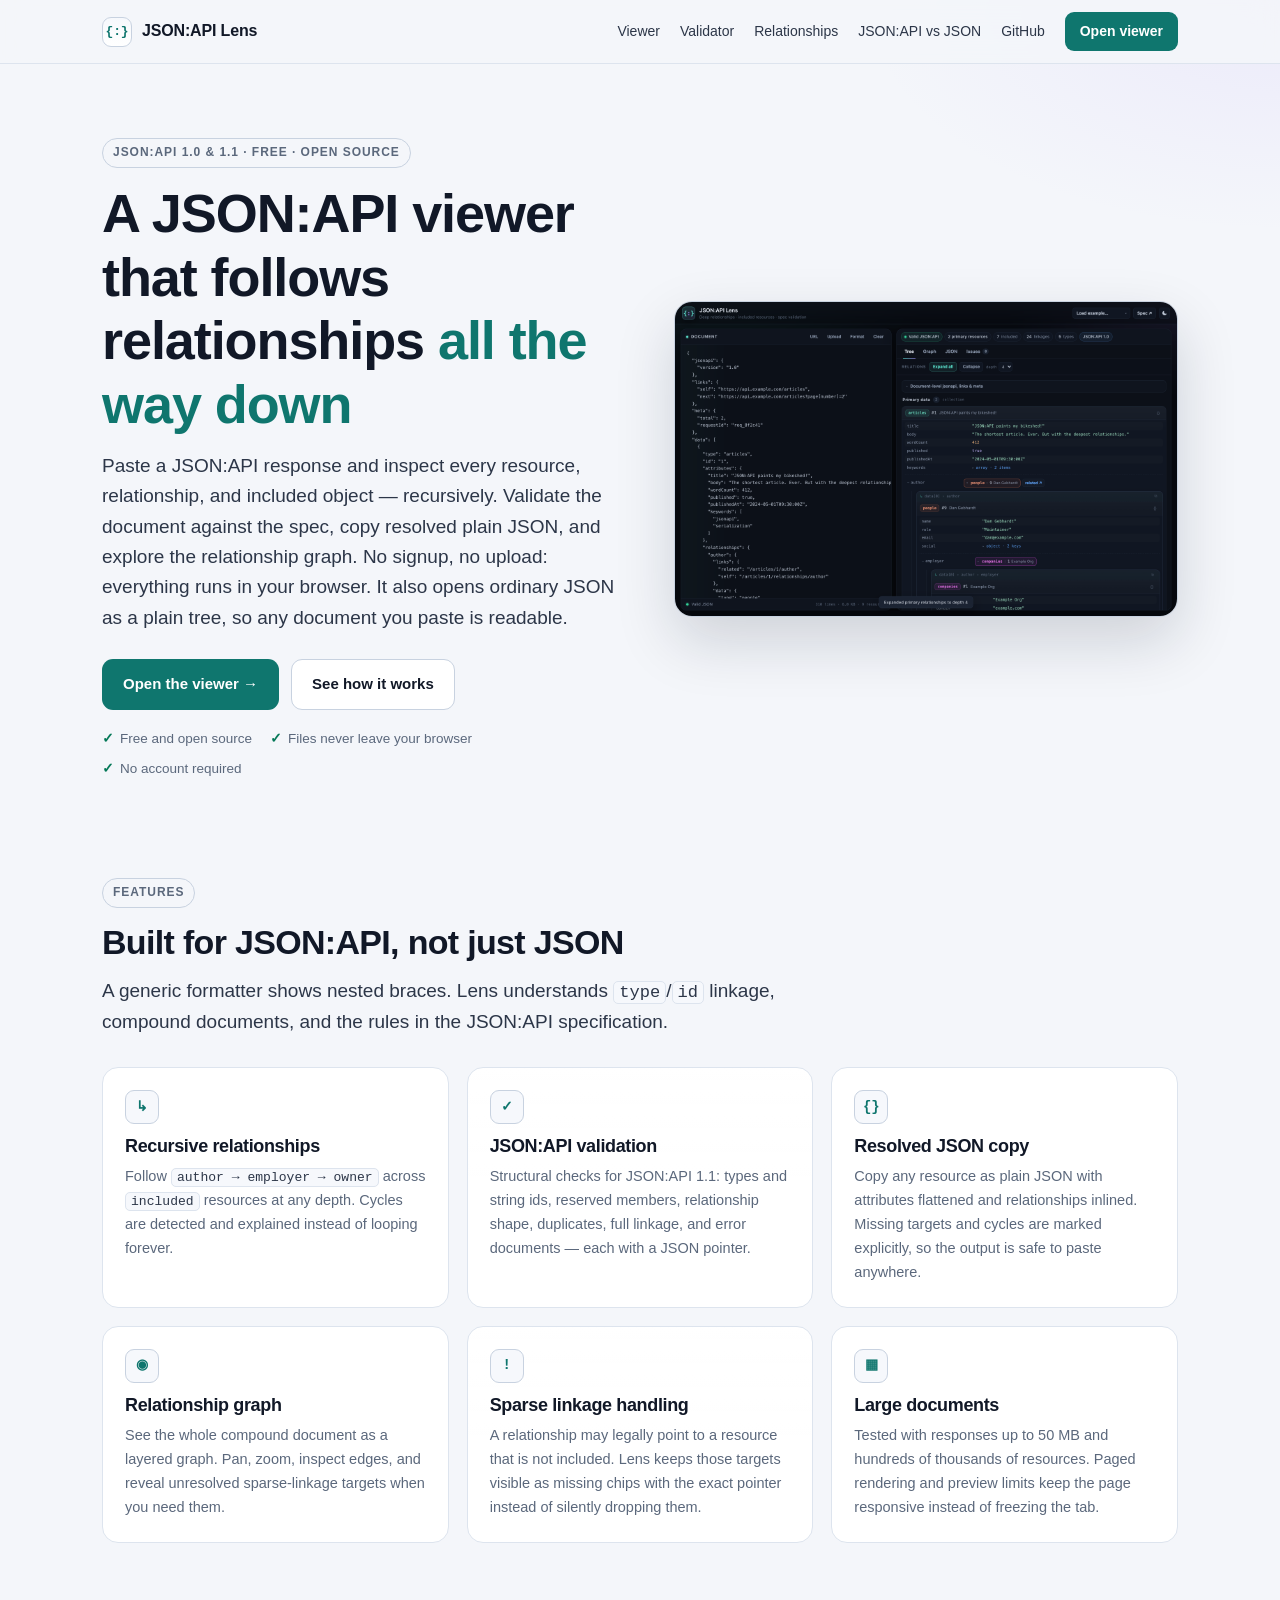
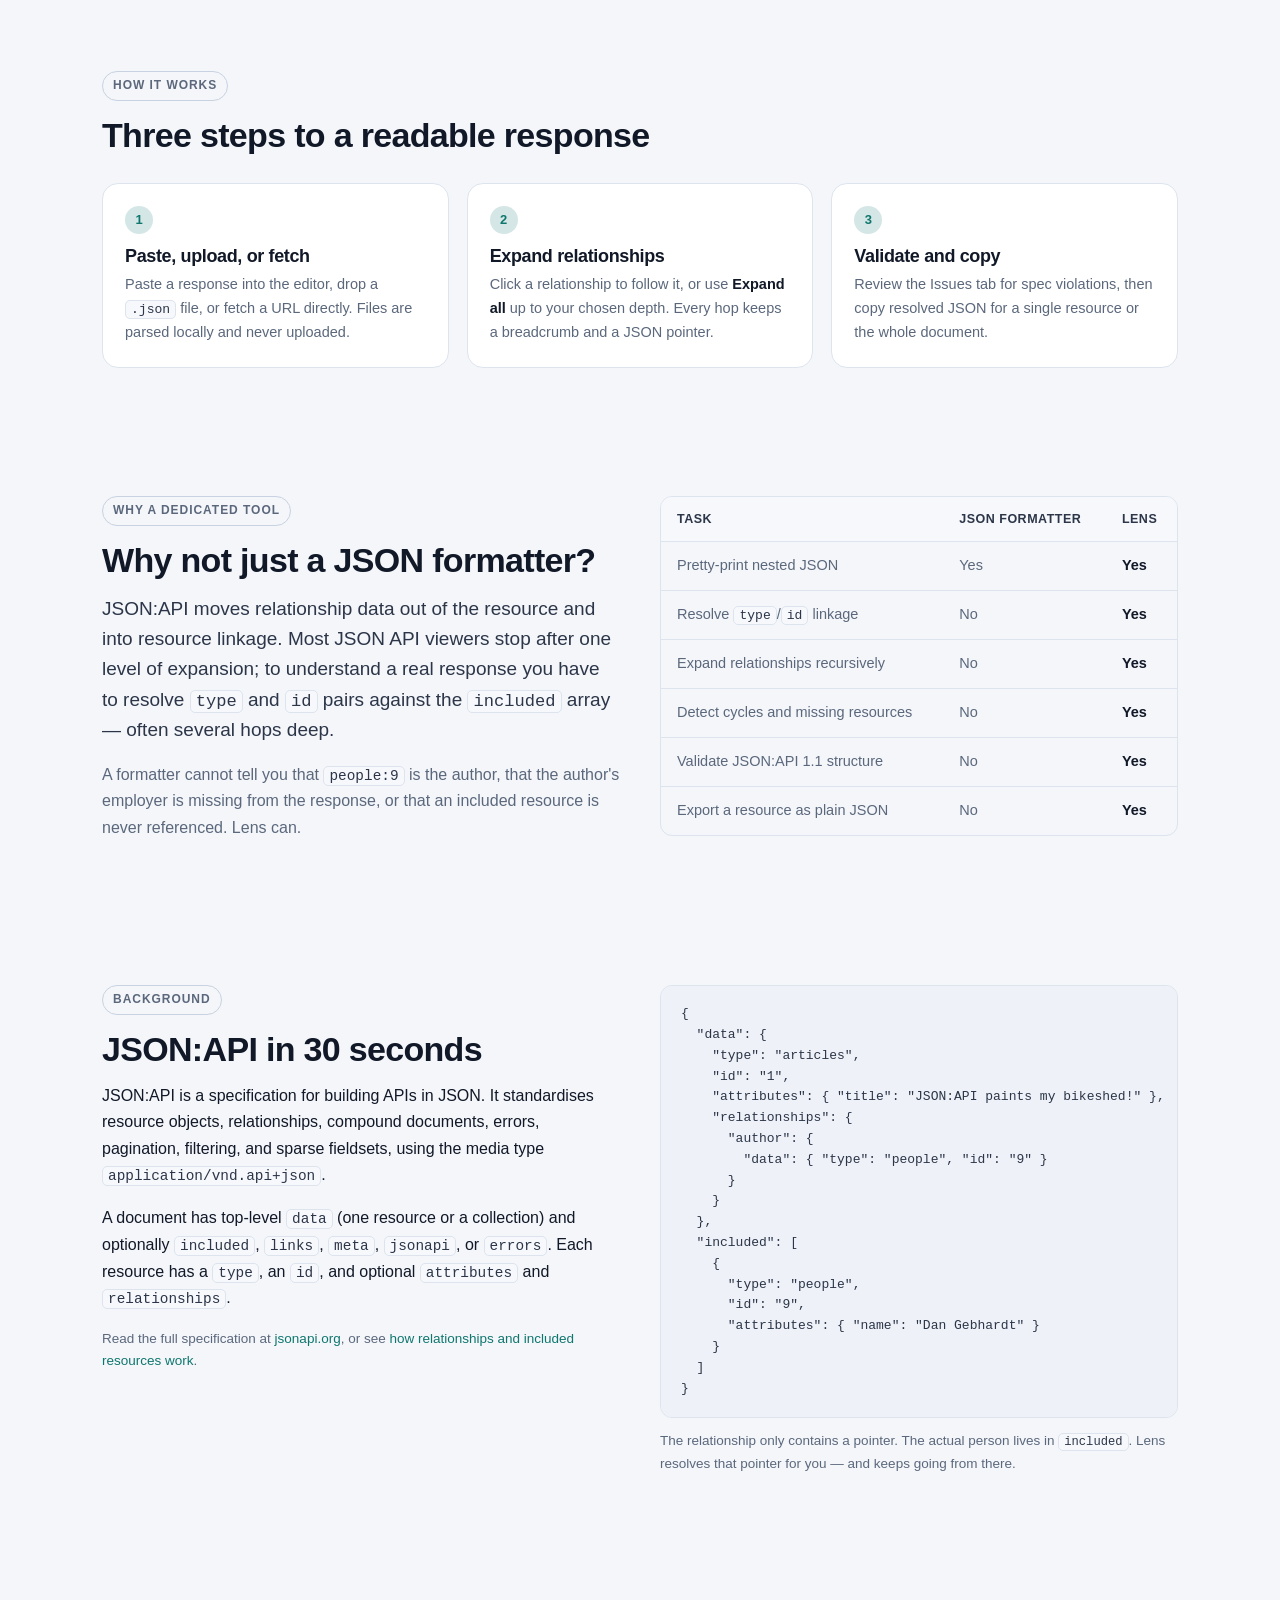
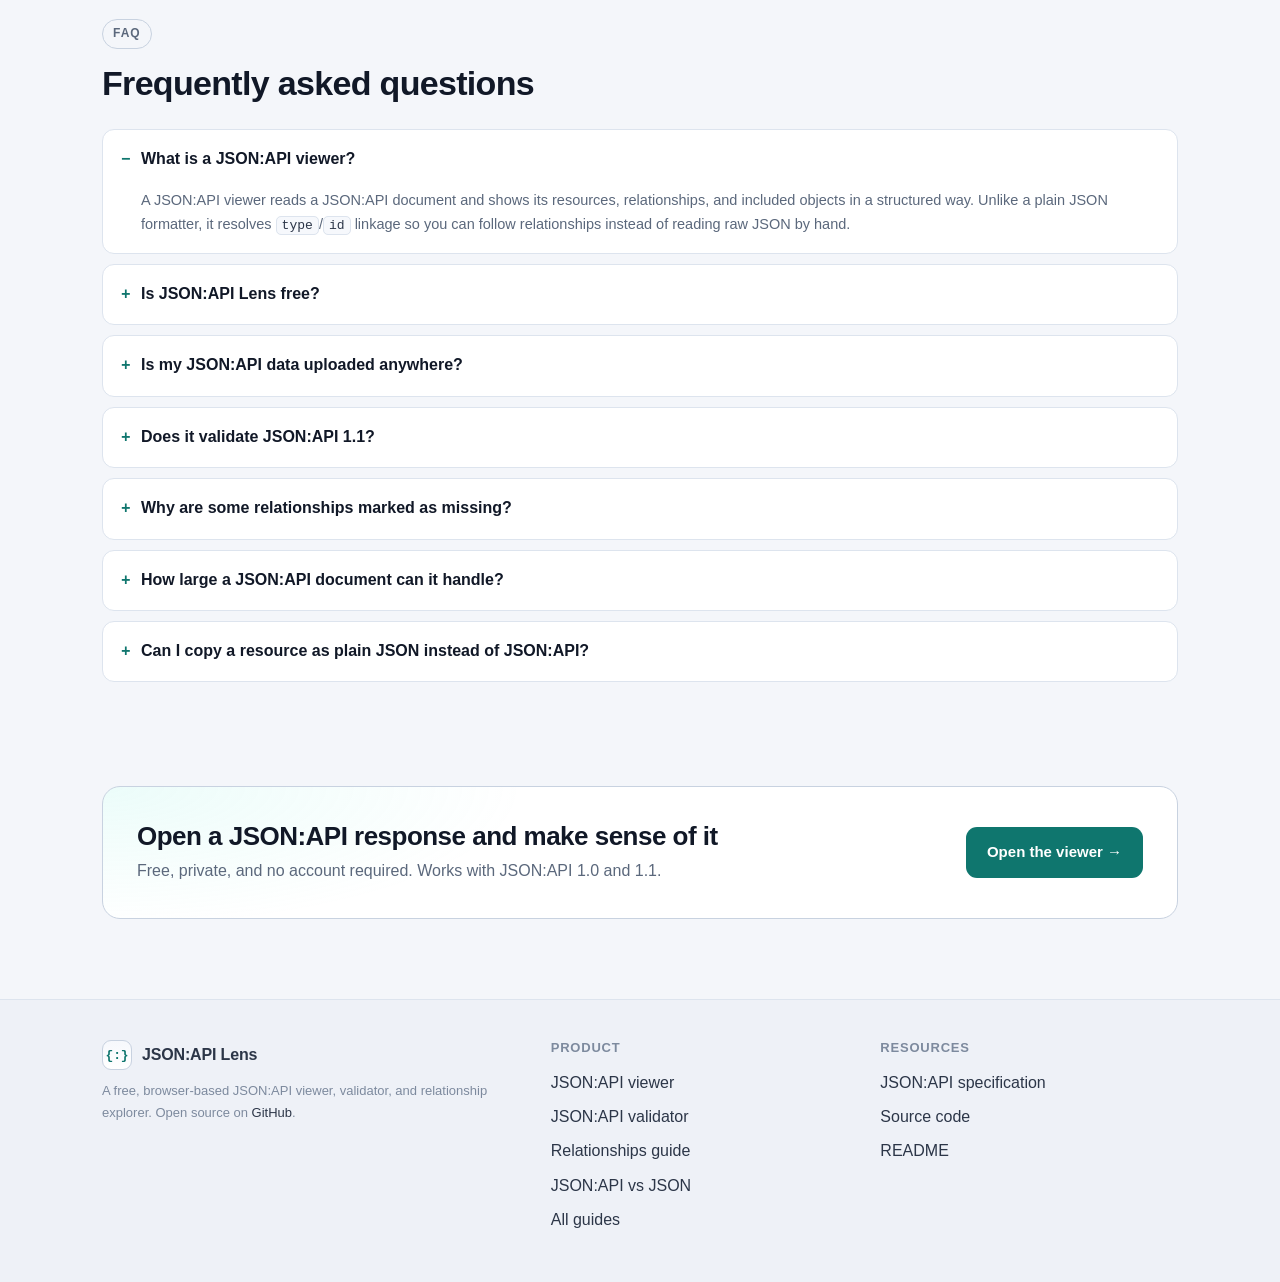
<file: index.html>
<!doctype html>
<html lang="en">
  <head>
    <meta charset="utf-8" />
    <meta name="viewport" content="width=device-width, initial-scale=1" />
    <title>JSON:API Viewer, Validator &amp; Explorer — JSON:API Lens</title>
    <meta
      name="description"
      content="Free JSON:API viewer, validator and explorer. Expand relationships and included resources recursively, validate JSON:API 1.1, and copy resolved JSON."
    />
    <meta name="robots" content="index,follow,max-image-preview:large" />
    <link rel="canonical" href="https://nayanbhut.github.io/jsonapi-lens/" />
    <link rel="icon" type="image/svg+xml" href="assets/favicon.svg" />
    <meta name="theme-color" content="#070a10" />

    <meta property="og:type" content="website" />
    <meta property="og:site_name" content="JSON:API Lens" />
    <meta property="og:url" content="https://nayanbhut.github.io/jsonapi-lens/" />
    <meta property="og:title" content="JSON:API Viewer, Validator &amp; Explorer — JSON:API Lens" />
    <meta
      property="og:description"
      content="Expand JSON:API relationships and included resources recursively, validate the document against the spec, and copy resolved plain JSON. Free, private, and browser-based."
    />
    <meta property="og:image" content="https://nayanbhut.github.io/jsonapi-lens/assets/og-image.png" />
    <meta property="og:image:width" content="1200" />
    <meta property="og:image:height" content="630" />
    <meta name="twitter:card" content="summary_large_image" />
    <meta name="twitter:title" content="JSON:API Viewer, Validator &amp; Explorer — JSON:API Lens" />
    <meta
      name="twitter:description"
      content="Expand JSON:API relationships and included resources recursively, validate the document against the spec, and copy resolved plain JSON."
    />
    <meta name="twitter:image" content="https://nayanbhut.github.io/jsonapi-lens/assets/og-image.png" />

    <link rel="stylesheet" href="site.css" />

    <script type="application/ld+json">
      {
        "@context": "https://schema.org",
        "@graph": [
          {
            "@type": "WebSite",
            "@id": "https://nayanbhut.github.io/jsonapi-lens/#website",
            "url": "https://nayanbhut.github.io/jsonapi-lens/",
            "name": "JSON:API Lens",
            "description": "Free JSON:API viewer, validator, and relationship explorer."
          },
          {
            "@type": "SoftwareApplication",
            "@id": "https://nayanbhut.github.io/jsonapi-lens/#app",
            "name": "JSON:API Lens",
            "url": "https://nayanbhut.github.io/jsonapi-lens/viewer/",
            "applicationCategory": "DeveloperApplication",
            "operatingSystem": "Any",
            "browserRequirements": "Requires JavaScript",
            "description": "Inspect JSON:API documents with recursive relationship expansion, spec validation, resolved JSON export, and an interactive relationship graph.",
            "offers": {
              "@type": "Offer",
              "price": "0",
              "priceCurrency": "USD"
            },
            "isAccessibleForFree": true,
            "license": "https://github.com/NayanBhut/jsonapi-lens"
          },
          {
            "@type": "FAQPage",
            "@id": "https://nayanbhut.github.io/jsonapi-lens/#faq",
            "mainEntity": [
              {
                "@type": "Question",
                "name": "What is a JSON:API viewer?",
                "acceptedAnswer": {
                  "@type": "Answer",
                  "text": "A JSON:API viewer reads a JSON:API document and shows its resources, relationships, and included objects in a structured way. Unlike a plain JSON formatter, it resolves type/id linkage so you can follow relationships instead of reading raw JSON by hand."
                }
              },
              {
                "@type": "Question",
                "name": "Is JSON:API Lens free?",
                "acceptedAnswer": {
                  "@type": "Answer",
                  "text": "Yes. JSON:API Lens is free and open source. There is no signup, no paid tier, and no server-side processing."
                }
              },
              {
                "@type": "Question",
                "name": "Is my JSON:API data uploaded anywhere?",
                "acceptedAnswer": {
                  "@type": "Answer",
                  "text": "No. Parsing, validation, and rendering happen entirely in your browser. If you fetch a URL, the request goes directly from your browser to that API, subject to its CORS policy."
                }
              },
              {
                "@type": "Question",
                "name": "Does it validate JSON:API 1.1?",
                "acceptedAnswer": {
                  "@type": "Answer",
                  "text": "JSON:API Lens checks structural JSON:API 1.1 rules: required type and string id members, reserved field names, attribute/relationship collisions, relationship shape, duplicate resources, full linkage, resource identifier objects, and error document structure. Business rules are out of scope."
                }
              },
              {
                "@type": "Question",
                "name": "Why are some relationships marked as missing?",
                "acceptedAnswer": {
                  "@type": "Answer",
                  "text": "JSON:API allows sparse linkage: a relationship can point to a resource that is not present in data or included. Lens keeps those targets visible as missing chips with their JSON pointer so you can tell an intentionally omitted resource from a broken document."
                }
              },
              {
                "@type": "Question",
                "name": "How large a JSON:API document can it handle?",
                "acceptedAnswer": {
                  "@type": "Answer",
                  "text": "The viewer handles documents up to 50 MB. It renders primary resources, included resources, and validation issues in pages so the page stays responsive, and it summarizes values that are too large or too deeply nested to preview."
                }
              },
              {
                "@type": "Question",
                "name": "Can I copy a resource as plain JSON instead of JSON:API?",
                "acceptedAnswer": {
                  "@type": "Answer",
                  "text": "Yes. The copy button on any resource card produces plain JSON: attributes are flattened and relationships are replaced with the resolved resource data, recursively. Missing targets and cycles are marked explicitly."
                }
              }
            ]
          }
        ]
      }
    </script>
  </head>
  <body>
    <a class="skip-link" href="#main">Skip to content</a>

    <header class="site-header">
      <div class="site-header-inner">
        <a class="brand" href="./" aria-label="JSON:API Lens home">
          <span class="brand-mark" aria-hidden="true">{:}</span>
          JSON:API Lens
        </a>
        <nav class="site-nav" aria-label="Main navigation">
          <a href="viewer/">Viewer</a>
          <a href="docs/jsonapi-validator/">Validator</a>
          <a href="docs/jsonapi-relationships/">Relationships</a>
          <a href="docs/jsonapi-vs-json/">JSON:API vs JSON</a>
          <a href="https://github.com/NayanBhut/jsonapi-lens" rel="noopener">GitHub</a>
          <a class="nav-cta" href="viewer/">Open viewer</a>
        </nav>
      </div>
    </header>

    <main id="main">
      <section class="hero">
        <div class="wrap">
          <div class="hero-grid">
            <div>
              <span class="eyebrow">JSON:API 1.0 &amp; 1.1 · Free · Open source</span>
              <h1>A JSON:API viewer that follows relationships <span>all the way down</span></h1>
              <p class="lead">
                Paste a JSON:API response and inspect every resource, relationship, and included object — recursively.
                Validate the document against the spec, copy resolved plain JSON, and explore the relationship graph.
                No signup, no upload: everything runs in your browser.
                It also opens ordinary JSON as a plain tree, so any document you paste is readable.
              </p>
              <div class="hero-actions">
                <a class="btn btn-primary" href="viewer/">Open the viewer →</a>
                <a class="btn" href="#how-it-works">See how it works</a>
              </div>
              <div class="hero-note">
                <span>Free and open source</span>
                <span>Files never leave your browser</span>
                <span>No account required</span>
              </div>
            </div>
            <div class="hero-shot">
              <img
                src="assets/screenshot-tree.png"
                width="1440"
                height="900"
                alt="JSON:API Lens showing a screen resource with widgets, blocks, and actions expanded recursively"
              />
            </div>
          </div>
        </div>
      </section>

      <section class="section" id="features">
        <div class="wrap">
          <span class="eyebrow">Features</span>
          <h2>Built for JSON:API, not just JSON</h2>
          <p class="lead" style="max-width: 720px">
            A generic formatter shows nested braces. Lens understands <code>type</code>/<code>id</code> linkage,
            compound documents, and the rules in the JSON:API specification.
          </p>

          <div class="grid" style="margin-top: 30px">
            <article class="card">
              <div class="icon" aria-hidden="true">↳</div>
              <h3>Recursive relationships</h3>
              <p>
                Follow <code>author → employer → owner</code> across <code>included</code> resources at any depth.
                Cycles are detected and explained instead of looping forever.
              </p>
            </article>
            <article class="card">
              <div class="icon" aria-hidden="true">✓</div>
              <h3>JSON:API validation</h3>
              <p>
                Structural checks for JSON:API 1.1: types and string ids, reserved members, relationship shape,
                duplicates, full linkage, and error documents — each with a JSON pointer.
              </p>
            </article>
            <article class="card">
              <div class="icon" aria-hidden="true">{}</div>
              <h3>Resolved JSON copy</h3>
              <p>
                Copy any resource as plain JSON with attributes flattened and relationships inlined. Missing targets
                and cycles are marked explicitly, so the output is safe to paste anywhere.
              </p>
            </article>
            <article class="card">
              <div class="icon" aria-hidden="true">◉</div>
              <h3>Relationship graph</h3>
              <p>
                See the whole compound document as a layered graph. Pan, zoom, inspect edges, and reveal unresolved
                sparse-linkage targets when you need them.
              </p>
            </article>
            <article class="card">
              <div class="icon" aria-hidden="true">!</div>
              <h3>Sparse linkage handling</h3>
              <p>
                A relationship may legally point to a resource that is not included. Lens keeps those targets visible
                as missing chips with the exact pointer instead of silently dropping them.
              </p>
            </article>
            <article class="card">
              <div class="icon" aria-hidden="true">▦</div>
              <h3>Large documents</h3>
              <p>
                Tested with responses up to 50 MB and hundreds of thousands of resources. Paged rendering and preview
                limits keep the page responsive instead of freezing the tab.
              </p>
            </article>
          </div>
        </div>
      </section>

      <section class="section" id="how-it-works">
        <div class="wrap">
          <span class="eyebrow">How it works</span>
          <h2>Three steps to a readable response</h2>
          <div class="steps" style="margin-top: 28px">
            <div class="step">
              <h3>Paste, upload, or fetch</h3>
              <p>
                Paste a response into the editor, drop a <code>.json</code> file, or fetch a URL directly. Files are
                parsed locally and never uploaded.
              </p>
            </div>
            <div class="step">
              <h3>Expand relationships</h3>
              <p>
                Click a relationship to follow it, or use <strong>Expand all</strong> up to your chosen depth. Every
                hop keeps a breadcrumb and a JSON pointer.
              </p>
            </div>
            <div class="step">
              <h3>Validate and copy</h3>
              <p>
                Review the Issues tab for spec violations, then copy resolved JSON for a single resource or the whole
                document.
              </p>
            </div>
          </div>
        </div>
      </section>

      <section class="section">
        <div class="wrap">
          <div class="split">
            <div>
              <span class="eyebrow">Why a dedicated tool</span>
              <h2>Why not just a JSON formatter?</h2>
              <p class="lead">
                JSON:API moves relationship data out of the resource and into resource linkage. Most JSON API viewers
                stop after one level of expansion; to understand a real response you have to resolve
                <code>type</code> and <code>id</code> pairs against the <code>included</code> array — often several
                hops deep.
              </p>
              <p class="muted">
                A formatter cannot tell you that <code>people:9</code> is the author, that the author's employer is
                missing from the response, or that an included resource is never referenced. Lens can.
              </p>
            </div>
            <div class="table-wrap">
              <table>
                <caption class="sr-only" style="position: absolute; left: -9999px">
                  Comparison of a generic JSON formatter and JSON:API Lens
                </caption>
                <thead>
                  <tr>
                    <th scope="col">Task</th>
                    <th scope="col">JSON formatter</th>
                    <th scope="col">Lens</th>
                  </tr>
                </thead>
                <tbody>
                  <tr>
                    <td>Pretty-print nested JSON</td>
                    <td>Yes</td>
                    <td><strong>Yes</strong></td>
                  </tr>
                  <tr>
                    <td>Resolve <code>type</code>/<code>id</code> linkage</td>
                    <td>No</td>
                    <td><strong>Yes</strong></td>
                  </tr>
                  <tr>
                    <td>Expand relationships recursively</td>
                    <td>No</td>
                    <td><strong>Yes</strong></td>
                  </tr>
                  <tr>
                    <td>Detect cycles and missing resources</td>
                    <td>No</td>
                    <td><strong>Yes</strong></td>
                  </tr>
                  <tr>
                    <td>Validate JSON:API 1.1 structure</td>
                    <td>No</td>
                    <td><strong>Yes</strong></td>
                  </tr>
                  <tr>
                    <td>Export a resource as plain JSON</td>
                    <td>No</td>
                    <td><strong>Yes</strong></td>
                  </tr>
                </tbody>
              </table>
            </div>
          </div>
        </div>
      </section>

      <section class="section">
        <div class="wrap">
          <div class="split">
            <div>
              <span class="eyebrow">Background</span>
              <h2>JSON:API in 30 seconds</h2>
              <p>
                JSON:API is a specification for building APIs in JSON. It standardises resource objects,
                relationships, compound documents, errors, pagination, filtering, and sparse fieldsets, using the
                media type <code>application/vnd.api+json</code>.
              </p>
              <p>
                A document has top-level <code>data</code> (one resource or a collection) and optionally
                <code>included</code>, <code>links</code>, <code>meta</code>, <code>jsonapi</code>, or
                <code>errors</code>. Each resource has a <code>type</code>, an <code>id</code>, and optional
                <code>attributes</code> and <code>relationships</code>.
              </p>
              <p class="small muted">
                Read the full specification at
                <a href="https://jsonapi.org/format/" rel="noopener">jsonapi.org</a>, or see
                <a href="docs/jsonapi-relationships/">how relationships and included resources work</a>.
              </p>
            </div>
            <div>
              <pre><code>{
  "data": {
    "type": "articles",
    "id": "1",
    "attributes": { "title": "JSON:API paints my bikeshed!" },
    "relationships": {
      "author": {
        "data": { "type": "people", "id": "9" }
      }
    }
  },
  "included": [
    {
      "type": "people",
      "id": "9",
      "attributes": { "name": "Dan Gebhardt" }
    }
  ]
}</code></pre>
              <p class="small muted" style="margin-top: 12px">
                The relationship only contains a pointer. The actual person lives in <code>included</code>. Lens
                resolves that pointer for you — and keeps going from there.
              </p>
            </div>
          </div>
        </div>
      </section>

      <section class="section" id="faq">
        <div class="wrap">
          <span class="eyebrow">FAQ</span>
          <h2>Frequently asked questions</h2>
          <div class="faq" style="margin-top: 26px">
            <details open>
              <summary>What is a JSON:API viewer?</summary>
              <div class="faq-body">
                <p>
                  A JSON:API viewer reads a JSON:API document and shows its resources, relationships, and included
                  objects in a structured way. Unlike a plain JSON formatter, it resolves <code>type</code>/<code
                    >id</code
                  >
                  linkage so you can follow relationships instead of reading raw JSON by hand.
                </p>
              </div>
            </details>
            <details>
              <summary>Is JSON:API Lens free?</summary>
              <div class="faq-body">
                <p>
                  Yes. JSON:API Lens is free and open source. There is no signup, no paid tier, and no server-side
                  processing.
                </p>
              </div>
            </details>
            <details>
              <summary>Is my JSON:API data uploaded anywhere?</summary>
              <div class="faq-body">
                <p>
                  No. Parsing, validation, and rendering happen entirely in your browser. If you fetch a URL, the
                  request goes directly from your browser to that API, subject to its CORS policy.
                </p>
              </div>
            </details>
            <details>
              <summary>Does it validate JSON:API 1.1?</summary>
              <div class="faq-body">
                <p>
                  JSON:API Lens checks structural JSON:API 1.1 rules: required type and string id members, reserved
                  field names, attribute/relationship collisions, relationship shape, duplicate resources, full
                  linkage, resource identifier objects, and error document structure. Business rules are out of
                  scope.
                </p>
              </div>
            </details>
            <details>
              <summary>Why are some relationships marked as missing?</summary>
              <div class="faq-body">
                <p>
                  JSON:API allows sparse linkage: a relationship can point to a resource that is not present in
                  <code>data</code> or <code>included</code>. Lens keeps those targets visible as missing chips with
                  their JSON pointer so you can tell an intentionally omitted resource from a broken document.
                </p>
              </div>
            </details>
            <details>
              <summary>How large a JSON:API document can it handle?</summary>
              <div class="faq-body">
                <p>
                  The viewer handles documents up to 50 MB. It renders primary resources, included resources, and
                  validation issues in pages so the page stays responsive, and it summarizes values that are too
                  large or too deeply nested to preview.
                </p>
              </div>
            </details>
            <details>
              <summary>Can I copy a resource as plain JSON instead of JSON:API?</summary>
              <div class="faq-body">
                <p>
                  Yes. The copy button on any resource card produces plain JSON: attributes are flattened and
                  relationships are replaced with the resolved resource data, recursively. Missing targets and cycles
                  are marked explicitly.
                </p>
              </div>
            </details>
          </div>
        </div>
      </section>

      <section class="section-tight">
        <div class="wrap">
          <div class="cta">
            <div>
              <h2>Open a JSON:API response and make sense of it</h2>
              <p>Free, private, and no account required. Works with JSON:API 1.0 and 1.1.</p>
            </div>
            <a class="btn btn-primary" href="viewer/">Open the viewer →</a>
          </div>
        </div>
      </section>
    </main>

    <footer class="site-footer">
      <div class="site-footer-inner">
        <div>
          <a class="brand" href="./">
            <span class="brand-mark" aria-hidden="true">{:}</span>
            JSON:API Lens
          </a>
          <p class="fine">
            A free, browser-based JSON:API viewer, validator, and relationship explorer. Open source on
            <a href="https://github.com/NayanBhut/jsonapi-lens" rel="noopener">GitHub</a>.
          </p>
        </div>
        <div>
          <h3>Product</h3>
          <ul>
            <li><a href="viewer/">JSON:API viewer</a></li>
            <li><a href="docs/jsonapi-validator/">JSON:API validator</a></li>
            <li><a href="docs/jsonapi-relationships/">Relationships guide</a></li>
            <li><a href="docs/jsonapi-vs-json/">JSON:API vs JSON</a></li>
            <li><a href="docs/">All guides</a></li>
          </ul>
        </div>
        <div>
          <h3>Resources</h3>
          <ul>
            <li><a href="https://jsonapi.org/format/" rel="noopener">JSON:API specification</a></li>
            <li><a href="https://github.com/NayanBhut/jsonapi-lens" rel="noopener">Source code</a></li>
            <li><a href="https://github.com/NayanBhut/jsonapi-lens#readme" rel="noopener">README</a></li>
          </ul>
        </div>
      </div>
    </footer>
  </body>
</html>
</file>
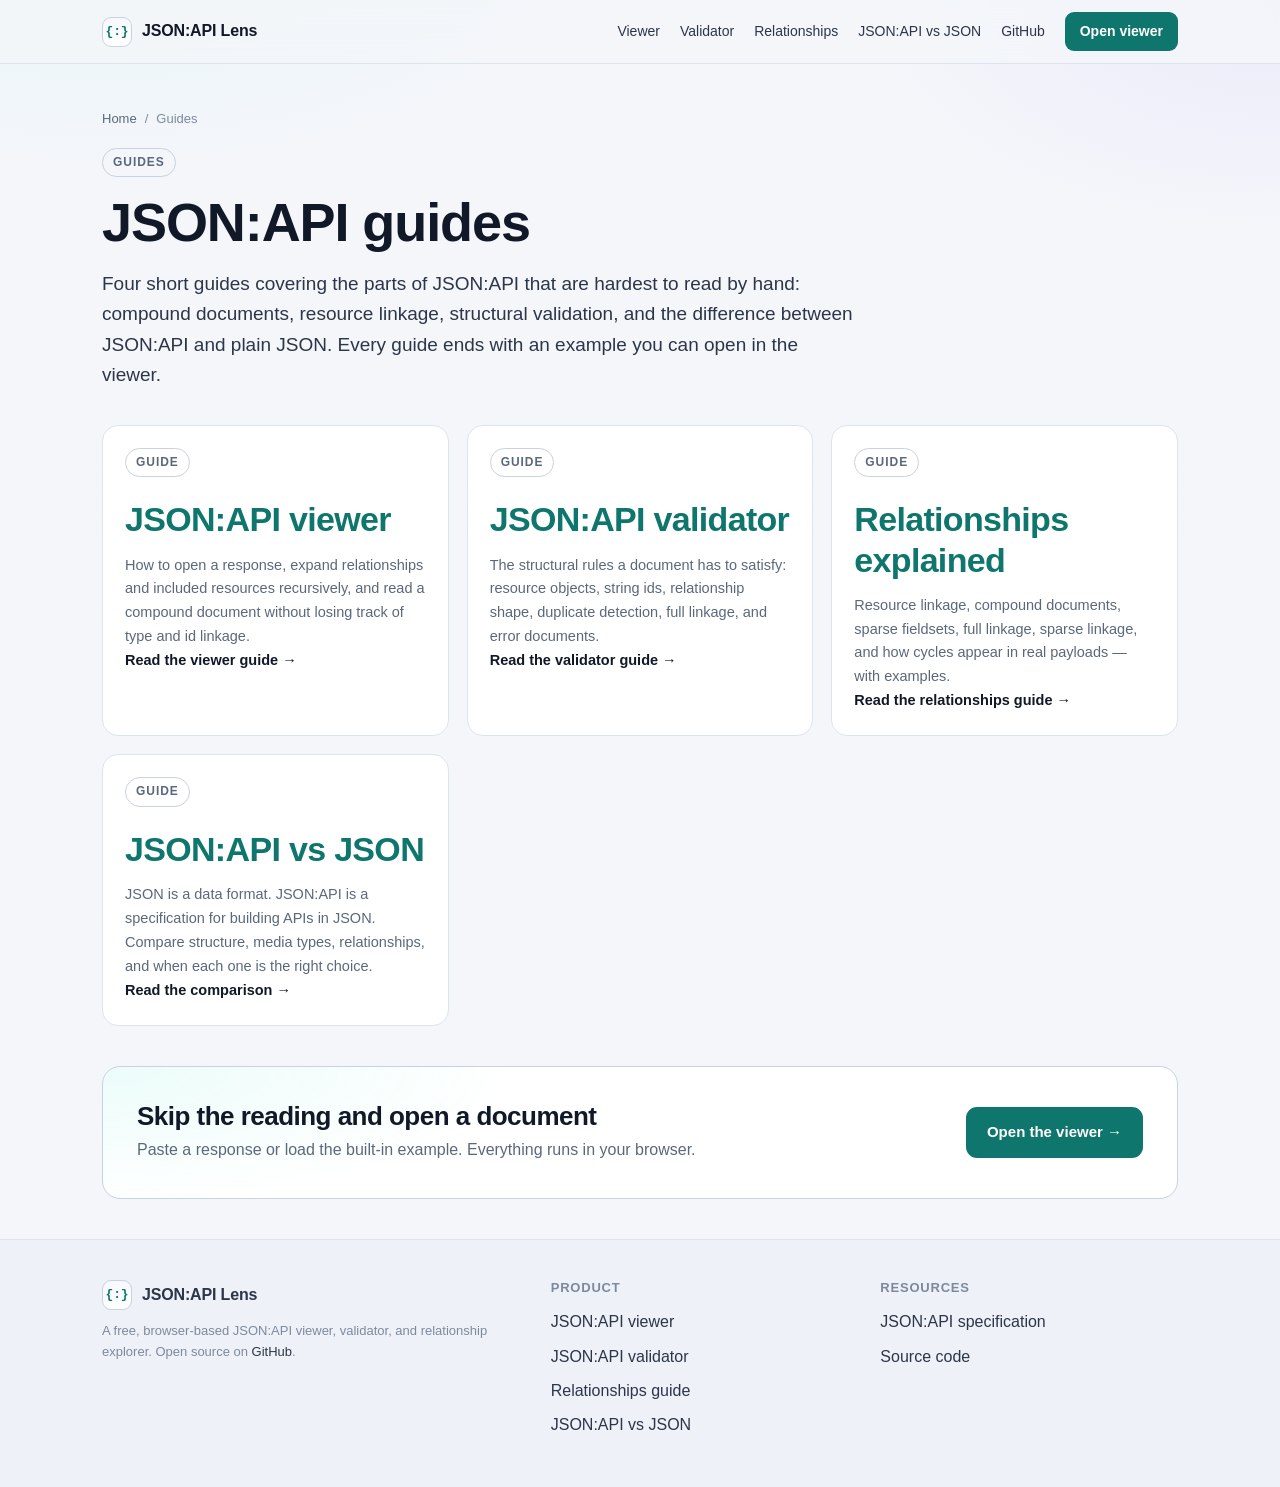
<file: docs/index.html>
<!doctype html>
<html lang="en">
  <head>
    <meta charset="utf-8" />
    <meta name="viewport" content="width=device-width, initial-scale=1" />
    <title>JSON:API Guides — Viewer, Validator &amp; Relationships</title>
    <meta
      name="description"
      content="Short, practical guides to JSON:API: inspect compound documents, validate document structure, understand relationships and included resources, and compare JSON:API with plain JSON."
    />
    <meta name="robots" content="index,follow,max-image-preview:large" />
    <link rel="canonical" href="https://nayanbhut.github.io/jsonapi-lens/docs/" />
    <link rel="icon" type="image/svg+xml" href="../assets/favicon.svg" />
    <meta name="theme-color" content="#070a10" />

    <meta property="og:type" content="website" />
    <meta property="og:site_name" content="JSON:API Lens" />
    <meta property="og:url" content="https://nayanbhut.github.io/jsonapi-lens/docs/" />
    <meta property="og:title" content="JSON:API Guides — Viewer, Validator &amp; Relationships" />
    <meta
      property="og:description"
      content="Short, practical guides to JSON:API: compound documents, validation, relationships, and how JSON:API differs from plain JSON."
    />
    <meta property="og:image" content="https://nayanbhut.github.io/jsonapi-lens/assets/og-image.png" />
    <meta name="twitter:card" content="summary_large_image" />
    <meta name="twitter:title" content="JSON:API Guides — Viewer, Validator &amp; Relationships" />
    <meta
      name="twitter:description"
      content="Short, practical guides to JSON:API: compound documents, validation, relationships, and how JSON:API differs from plain JSON."
    />
    <meta name="twitter:image" content="https://nayanbhut.github.io/jsonapi-lens/assets/og-image.png" />

    <link rel="stylesheet" href="../site.css" />
    <script type="application/ld+json">
      {
        "@context": "https://schema.org",
        "@graph": [
          {
            "@type": "BreadcrumbList",
            "itemListElement": [
              { "@type": "ListItem", "position": 1, "name": "Home", "item": "https://nayanbhut.github.io/jsonapi-lens/" },
              { "@type": "ListItem", "position": 2, "name": "Guides", "item": "https://nayanbhut.github.io/jsonapi-lens/docs/" }
            ]
          },
          {
            "@type": "CollectionPage",
            "name": "JSON:API guides",
            "url": "https://nayanbhut.github.io/jsonapi-lens/docs/",
            "description": "Practical guides to JSON:API viewers, validation, relationships, and the difference between JSON:API and JSON.",
            "isPartOf": { "@type": "WebSite", "name": "JSON:API Lens", "url": "https://nayanbhut.github.io/jsonapi-lens/" }
          }
        ]
      }
    </script>
  </head>
  <body>
    <a class="skip-link" href="#main">Skip to content</a>
    <header class="site-header">
      <div class="site-header-inner">
        <a class="brand" href="../" aria-label="JSON:API Lens home">
          <span class="brand-mark" aria-hidden="true">{:}</span>
          JSON:API Lens
        </a>
        <nav class="site-nav" aria-label="Main navigation">
          <a href="../viewer/">Viewer</a>
          <a href="jsonapi-validator/">Validator</a>
          <a href="jsonapi-relationships/">Relationships</a>
          <a href="jsonapi-vs-json/">JSON:API vs JSON</a>
          <a href="https://github.com/NayanBhut/jsonapi-lens" rel="noopener">GitHub</a>
          <a class="nav-cta" href="../viewer/">Open viewer</a>
        </nav>
      </div>
    </header>

    <main id="main">
      <div class="wrap">
        <div class="doc-hero">
          <nav class="breadcrumbs" aria-label="Breadcrumb">
            <a href="../">Home</a><span>/</span><span>Guides</span>
          </nav>
          <span class="eyebrow">Guides</span>
          <h1>JSON:API guides</h1>
          <p class="lead" style="max-width: 760px">
            Four short guides covering the parts of JSON:API that are hardest to read by hand: compound documents,
            resource linkage, structural validation, and the difference between JSON:API and plain JSON. Every guide
            ends with an example you can open in the viewer.
          </p>
        </div>

        <div class="grid" style="margin-top: 8px">
          <a class="card" href="jsonapi-viewer/" style="text-decoration: none">
            <span class="eyebrow">Guide</span>
            <h2 style="margin-top: 8px">JSON:API viewer</h2>
            <p class="muted">
              How to open a response, expand relationships and included resources recursively, and read a compound
              document without losing track of type and id linkage.
            </p>
            <p><strong>Read the viewer guide →</strong></p>
          </a>

          <a class="card" href="jsonapi-validator/" style="text-decoration: none">
            <span class="eyebrow">Guide</span>
            <h2 style="margin-top: 8px">JSON:API validator</h2>
            <p class="muted">
              The structural rules a document has to satisfy: resource objects, string ids, relationship shape,
              duplicate detection, full linkage, and error documents.
            </p>
            <p><strong>Read the validator guide →</strong></p>
          </a>

          <a class="card" href="jsonapi-relationships/" style="text-decoration: none">
            <span class="eyebrow">Guide</span>
            <h2 style="margin-top: 8px">Relationships explained</h2>
            <p class="muted">
              Resource linkage, compound documents, sparse fieldsets, full linkage, sparse linkage, and how cycles
              appear in real payloads — with examples.
            </p>
            <p><strong>Read the relationships guide →</strong></p>
          </a>

          <a class="card" href="jsonapi-vs-json/" style="text-decoration: none">
            <span class="eyebrow">Guide</span>
            <h2 style="margin-top: 8px">JSON:API vs JSON</h2>
            <p class="muted">
              JSON is a data format. JSON:API is a specification for building APIs in JSON. Compare structure, media
              types, relationships, and when each one is the right choice.
            </p>
            <p><strong>Read the comparison →</strong></p>
          </a>
        </div>

        <div class="cta" style="margin-top: 40px">
          <div>
            <h2>Skip the reading and open a document</h2>
            <p>Paste a response or load the built-in example. Everything runs in your browser.</p>
          </div>
          <a class="btn btn-primary" href="../viewer/">Open the viewer →</a>
        </div>
      </div>
    </main>

    <footer class="site-footer">
      <div class="site-footer-inner">
        <div>
          <a class="brand" href="../"><span class="brand-mark" aria-hidden="true">{:}</span> JSON:API Lens</a>
          <p class="fine">
            A free, browser-based JSON:API viewer, validator, and relationship explorer. Open source on
            <a href="https://github.com/NayanBhut/jsonapi-lens" rel="noopener">GitHub</a>.
          </p>
        </div>
        <div>
          <h3>Product</h3>
          <ul>
            <li><a href="../viewer/">JSON:API viewer</a></li>
            <li><a href="jsonapi-validator/">JSON:API validator</a></li>
            <li><a href="jsonapi-relationships/">Relationships guide</a></li>
            <li><a href="jsonapi-vs-json/">JSON:API vs JSON</a></li>
          </ul>
        </div>
        <div>
          <h3>Resources</h3>
          <ul>
            <li><a href="https://jsonapi.org/format/" rel="noopener">JSON:API specification</a></li>
            <li><a href="https://github.com/NayanBhut/jsonapi-lens" rel="noopener">Source code</a></li>
          </ul>
        </div>
      </div>
    </footer>
  </body>
</html>
</file>
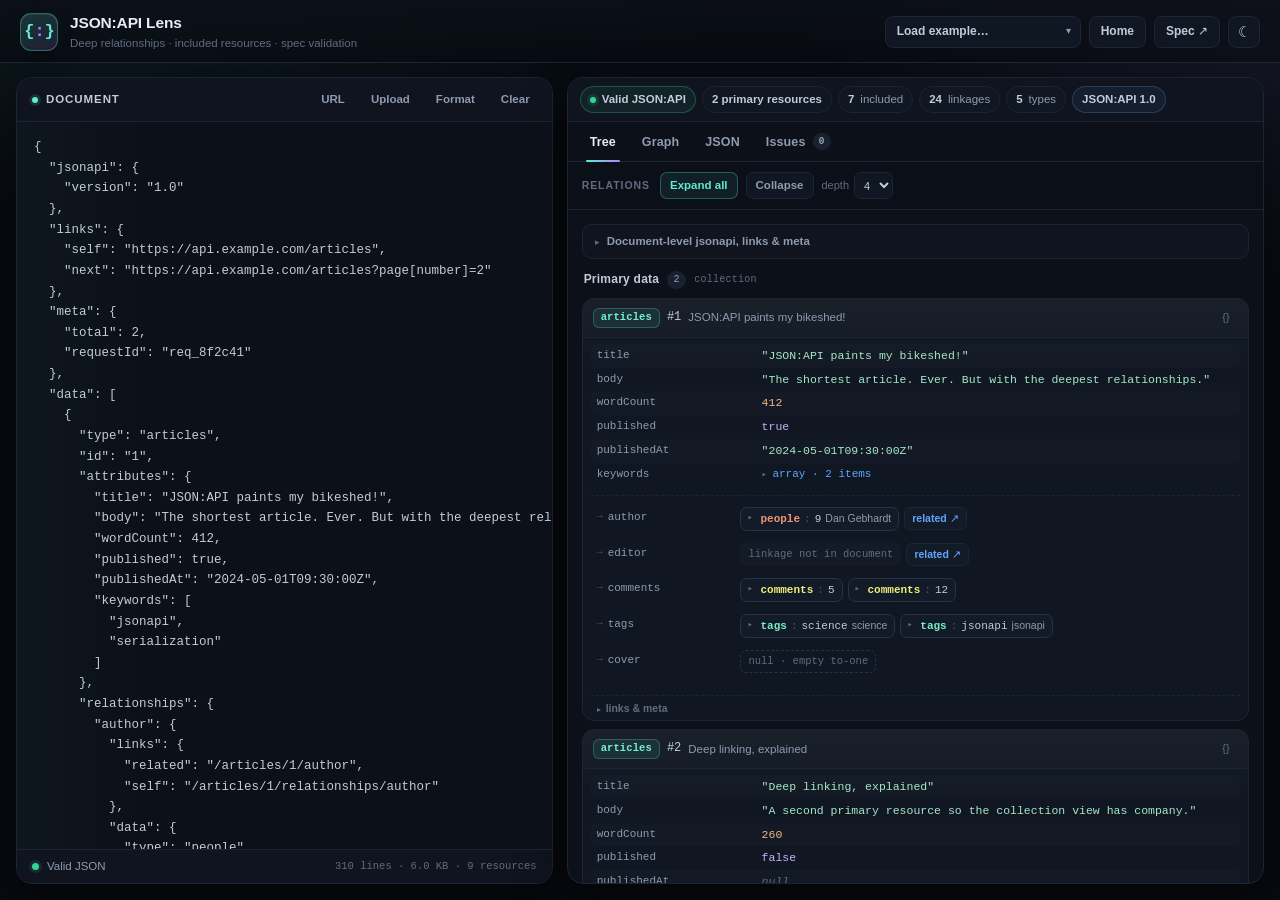
<file: viewer/index.html>
<!doctype html>
<html lang="en" data-theme="dark">
  <head>
    <meta charset="utf-8" />
    <meta name="viewport" content="width=device-width, initial-scale=1" />
    <title>JSON:API Viewer — Expand Relationships &amp; Included Data</title>
    <meta
      name="description"
      content="Open a JSON:API document and expand relationships recursively. Validate JSON:API 1.1, copy resolved plain JSON, and explore the graph. Free, no signup."
    />
    <meta name="robots" content="index,follow,max-image-preview:large" />
    <link rel="canonical" href="https://nayanbhut.github.io/jsonapi-lens/viewer/" />
    <link rel="icon" type="image/svg+xml" href="../assets/favicon.svg" />
    <meta name="theme-color" content="#070a10" />

    <meta property="og:type" content="website" />
    <meta property="og:site_name" content="JSON:API Lens" />
    <meta property="og:url" content="https://nayanbhut.github.io/jsonapi-lens/viewer/" />
    <meta property="og:title" content="JSON:API Viewer — expand relationships and included resources" />
    <meta
      property="og:description"
      content="Expand JSON:API relationships recursively, validate the document against JSON:API 1.1, and copy resolved plain JSON. Free and browser-based."
    />
    <meta property="og:image" content="https://nayanbhut.github.io/jsonapi-lens/assets/og-image.png" />
    <meta property="og:image:width" content="1200" />
    <meta property="og:image:height" content="630" />
    <meta name="twitter:card" content="summary_large_image" />
    <meta name="twitter:title" content="JSON:API Viewer — expand relationships and included resources" />
    <meta
      name="twitter:description"
      content="Expand JSON:API relationships recursively, validate the document against JSON:API 1.1, and copy resolved plain JSON."
    />
    <meta name="twitter:image" content="https://nayanbhut.github.io/jsonapi-lens/assets/og-image.png" />

    <link rel="stylesheet" href="../styles.css" />

    <script type="application/ld+json">
      {
        "@context": "https://schema.org",
        "@graph": [
          {
            "@type": "BreadcrumbList",
            "itemListElement": [
              { "@type": "ListItem", "position": 1, "name": "Home", "item": "https://nayanbhut.github.io/jsonapi-lens/" },
              { "@type": "ListItem", "position": 2, "name": "JSON:API viewer", "item": "https://nayanbhut.github.io/jsonapi-lens/viewer/" }
            ]
          },
          {
            "@type": "SoftwareApplication",
            "name": "JSON:API Lens",
            "url": "https://nayanbhut.github.io/jsonapi-lens/viewer/",
            "applicationCategory": "DeveloperApplication",
            "operatingSystem": "Any",
            "browserRequirements": "Requires JavaScript",
            "description": "Browser-based JSON:API viewer with recursive relationship expansion, JSON:API 1.1 validation, resolved JSON export, and a relationship graph.",
            "offers": { "@type": "Offer", "price": "0", "priceCurrency": "USD" },
            "isAccessibleForFree": true
          }
        ]
      }
    </script>
  </head>
  <body>
    <header class="topbar">
      <div class="brand">
        <div class="brand-mark" aria-hidden="true"><span>{</span><i>:</i><span>}</span></div>
        <div class="brand-text">
          <h1>JSON:API Lens</h1>
          <p>Deep relationships · included resources · spec validation</p>
        </div>
      </div>
      <div class="topbar-actions">
        <label class="select-wrap" title="Load an example document">
          <select id="example-select" aria-label="Load an example document">
            <option value="">Load example…</option>
            <option value="deep">Deep relations (valid)</option>
            <option value="violations">Spec violations</option>
            <option value="errors">Error document</option>
            <option value="minimal">Minimal resource</option>
            <option value="plain">Plain JSON (not JSON:API)</option>
          </select>
        </label>
        <a class="icon-btn spec-link" href="../">Home</a>
        <a class="icon-btn spec-link" href="https://jsonapi.org/format/" target="_blank" rel="noreferrer">Spec ↗</a>
        <button class="icon-btn" id="theme-toggle" type="button" title="Toggle theme" aria-label="Toggle theme">☾</button>
      </div>
    </header>

    <main class="layout">
      <section class="pane input-pane" id="input-pane" aria-label="JSON:API document input">
        <div class="pane-head">
          <div class="pane-title"><span class="pulse-dot"></span> Document</div>
          <div class="pane-tools">
            <input type="file" id="file-input" accept=".json,application/json" hidden />
            <button class="ghost-btn" id="url-btn" type="button" title="Fetch a JSON:API document from a URL">URL</button>
            <button class="ghost-btn" id="upload-btn" type="button" title="Open a .json file">Upload</button>
            <button class="ghost-btn" id="format-btn" type="button" title="Pretty-print the JSON">Format</button>
            <button class="ghost-btn" id="clear-btn" type="button" title="Clear the editor">Clear</button>
          </div>
        </div>
        <form class="url-bar" id="url-bar" hidden>
          <input
            id="url-input"
            type="url"
            inputmode="url"
            placeholder="https://api.example.com/articles?include=author"
            autocomplete="off"
            spellcheck="false"
            aria-label="JSON:API document URL"
          />
          <button class="ghost-btn url-load" id="url-load" type="submit">Fetch</button>
          <button class="icon-btn url-close" id="url-close" type="button" title="Close" aria-label="Close URL bar">×</button>
        </form>
        <div class="editor-wrap" id="dropzone">
          <textarea
            id="editor"
            spellcheck="false"
            autocomplete="off"
            autocapitalize="off"
            aria-label="JSON:API document"
            placeholder='Paste a JSON:API document here…'
          ></textarea>
          <div class="drop-overlay" id="drop-overlay" aria-hidden="true">
            <div class="drop-inner">
              <div class="drop-mark">{ }</div>
              <strong>Drop your JSON file</strong>
              <span>It never leaves this page</span>
            </div>
          </div>
        </div>
        <div class="statusbar">
          <span class="status-dot" id="parse-dot"></span>
          <span id="parse-status" class="status-text">Waiting for input</span>
          <span class="status-meta" id="input-meta"></span>
        </div>
      </section>

      <section class="pane output-pane" aria-label="Parsed document">
        <div class="summary" id="summary"></div>
        <nav class="tabs" id="tabs" role="tablist" aria-label="Views">
          <button class="tab is-active" data-tab="tree" type="button" role="tab">Tree</button>
          <button class="tab" data-tab="graph" type="button" role="tab">Graph</button>
          <button class="tab" data-tab="json" type="button" role="tab">JSON</button>
          <button class="tab tab-issues" data-tab="issues" type="button" role="tab">
            Issues <span class="tab-count" id="issues-count">0</span>
          </button>
        </nav>
        <div class="view" id="view"></div>
      </section>
    </main>

    <div class="toast" id="toast" role="status" aria-live="polite"></div>

    <script src="../core.js"></script>
    <script src="../samples.js"></script>
    <script src="../lib.js"></script>
    <script src="../tree.js"></script>
    <script src="../graph.js"></script>
    <script src="../app.js"></script>
  </body>
</html>
</file>
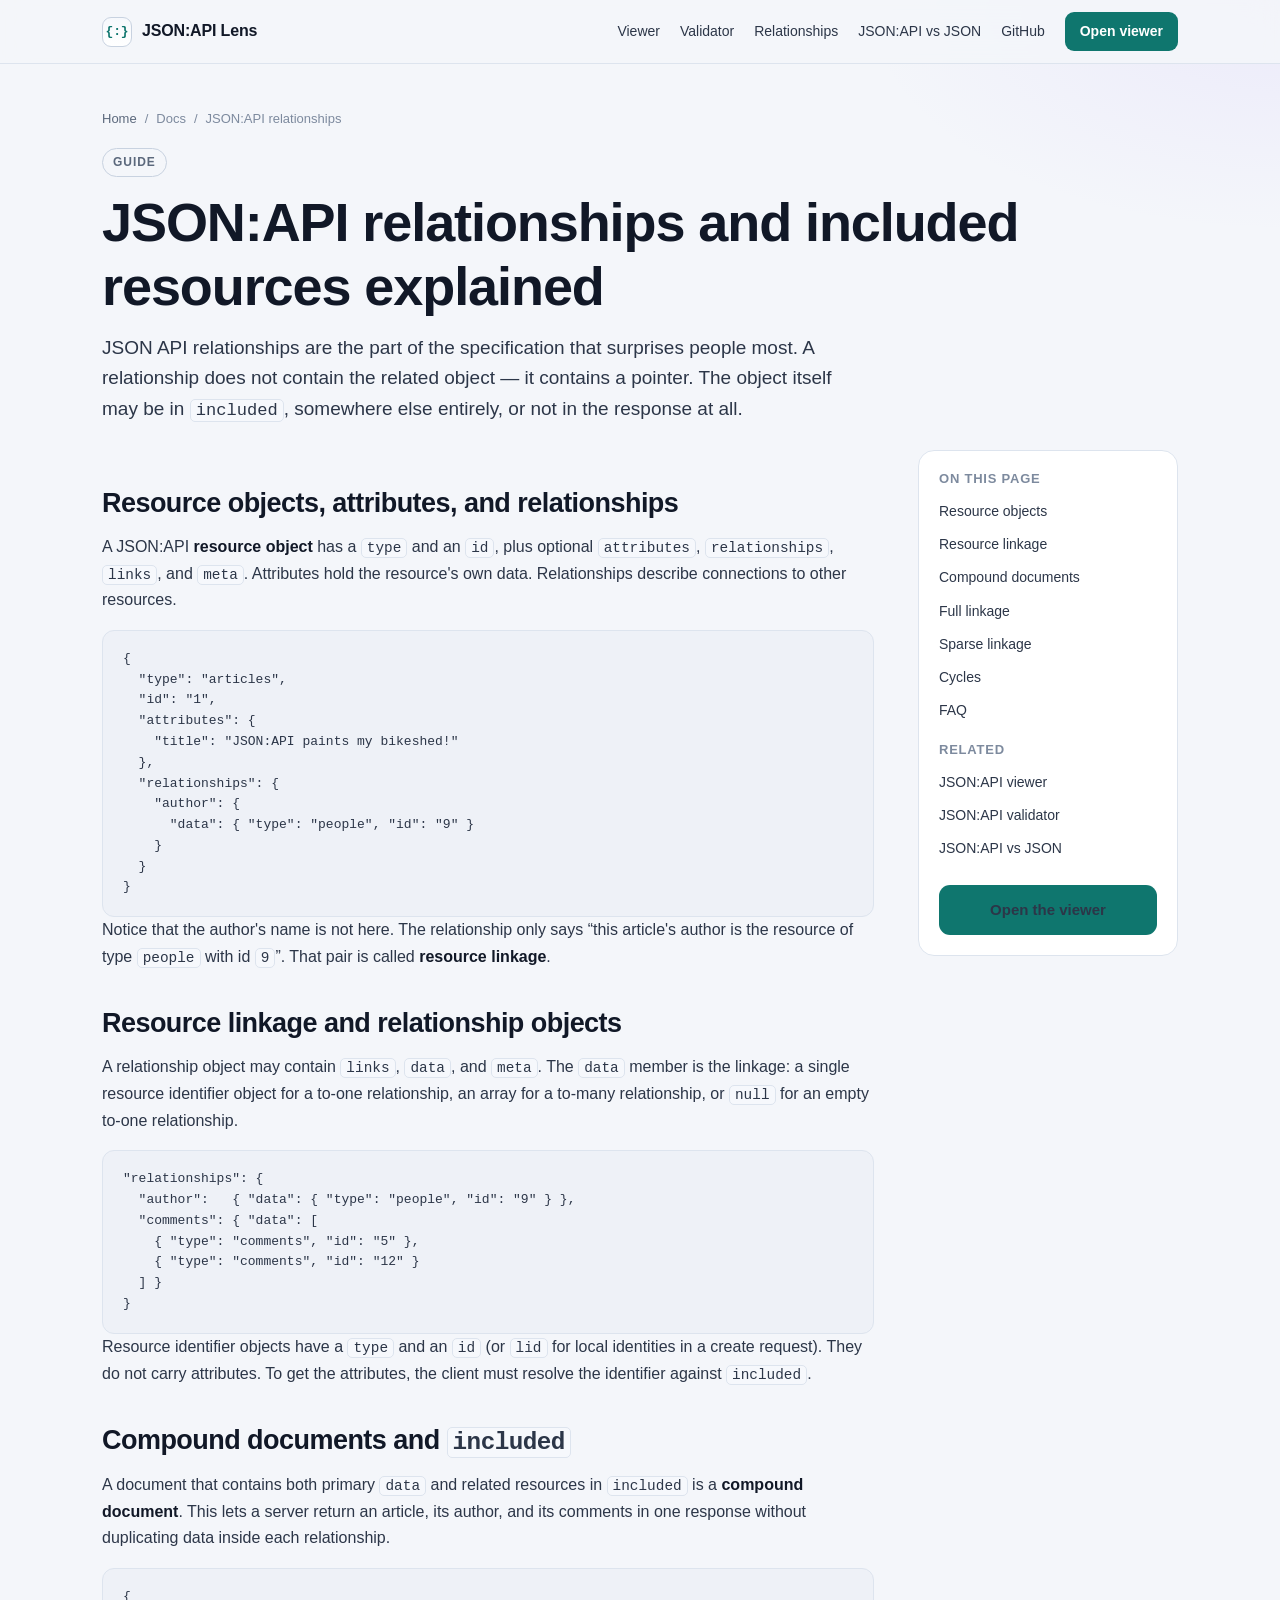
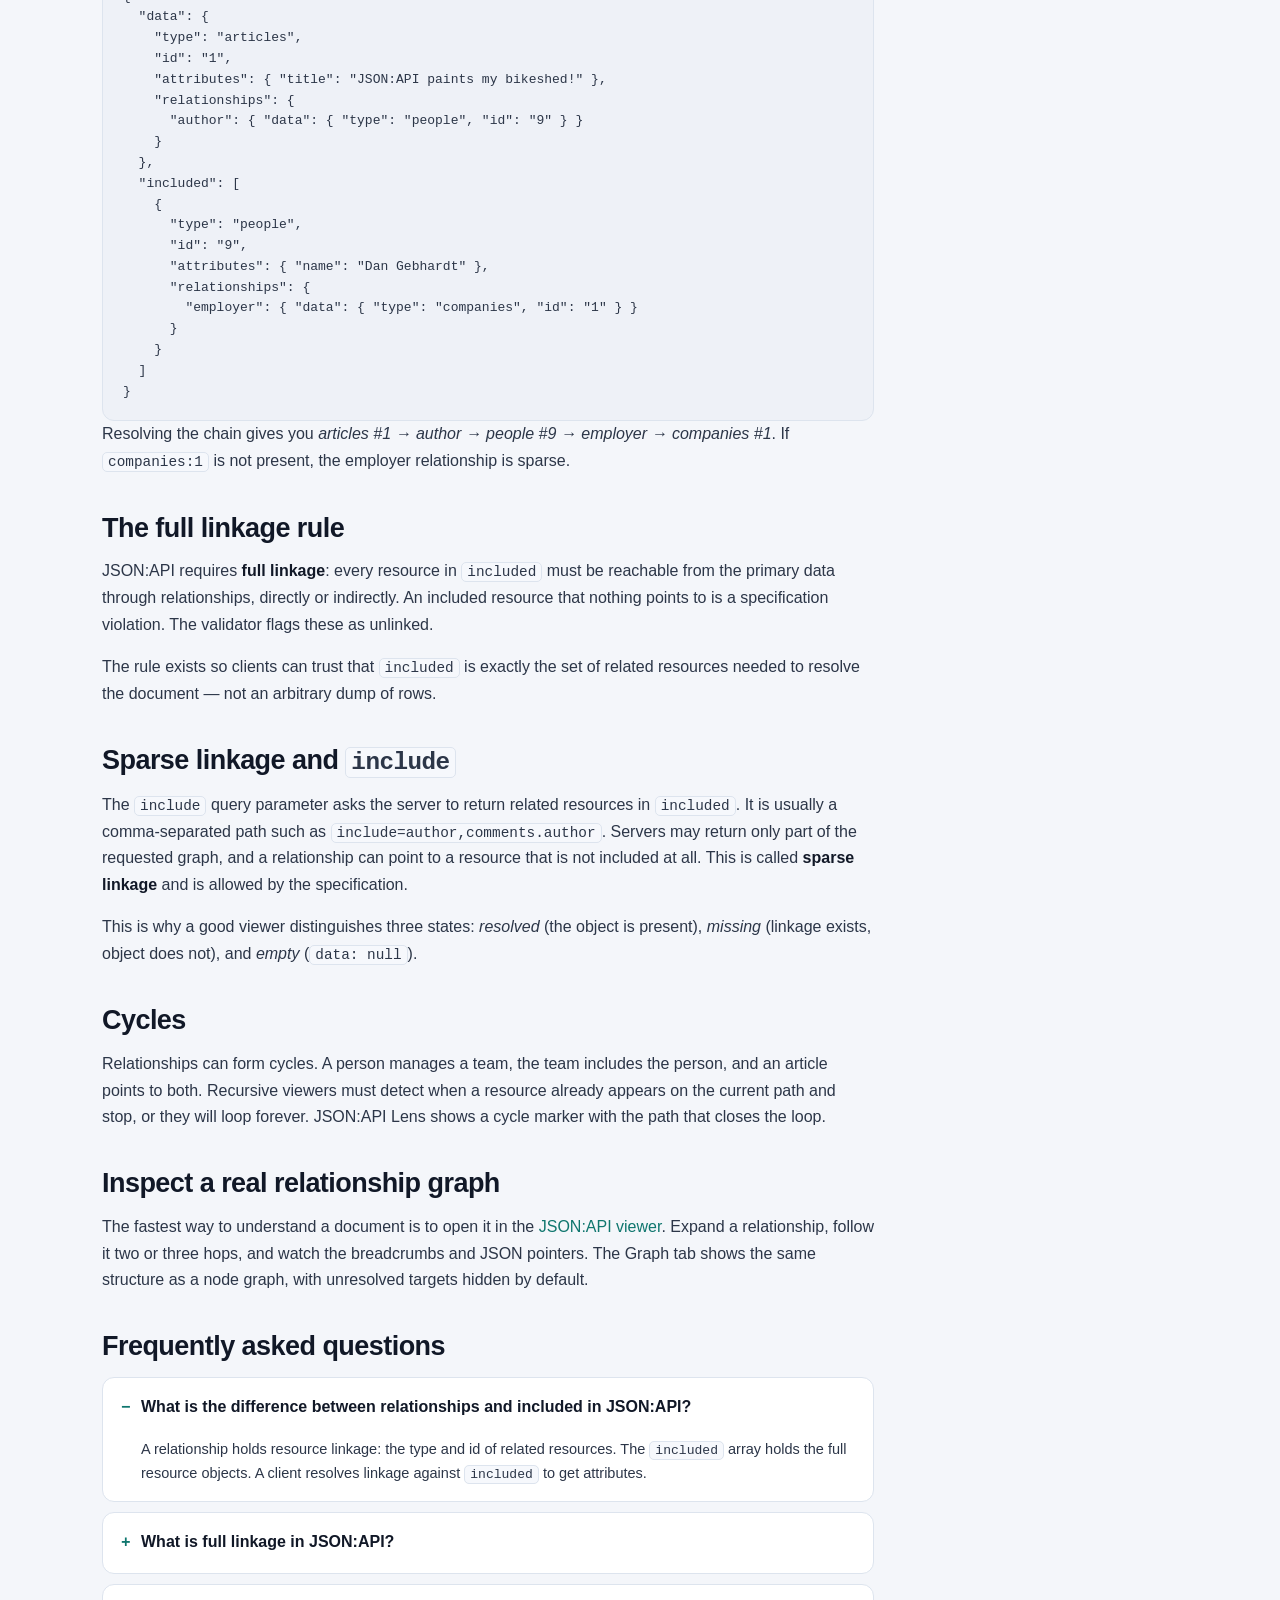
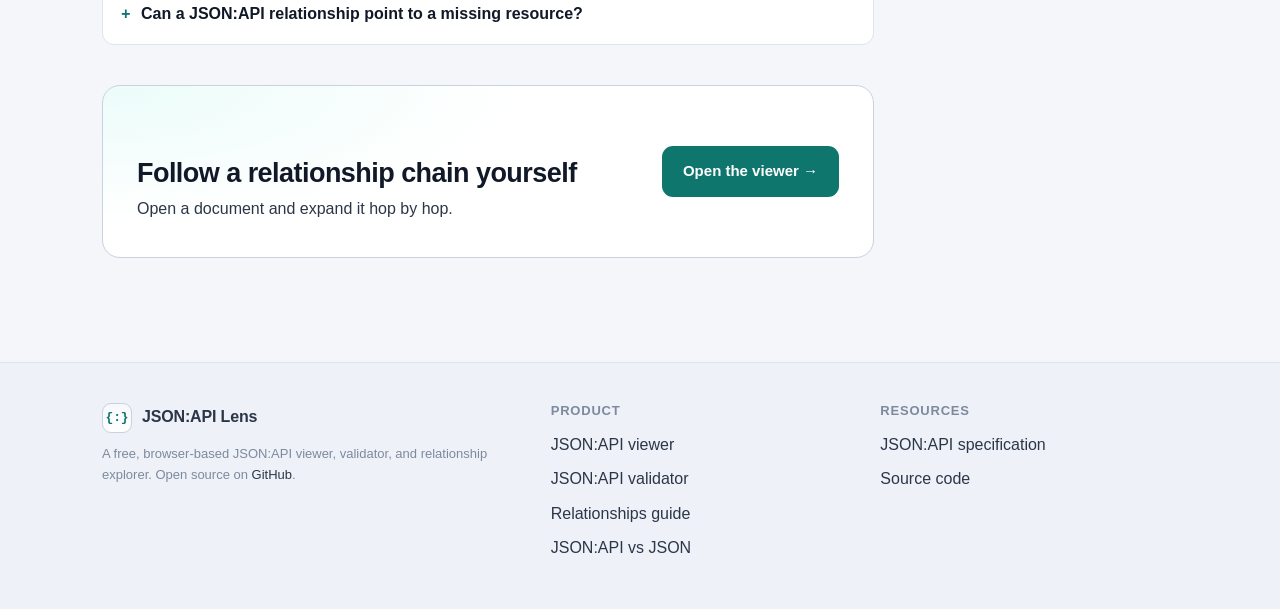
<file: docs/jsonapi-relationships/index.html>
<!doctype html>
<html lang="en">
  <head>
    <meta charset="utf-8" />
    <meta name="viewport" content="width=device-width, initial-scale=1" />
    <title>JSON:API Relationships &amp; Included Resources Explained</title>
    <meta
      name="description"
      content="Learn how JSON:API relationships, resource linkage, compound documents, included resources, sparse linkage, and full linkage work, with examples."
    />
    <meta name="robots" content="index,follow,max-image-preview:large" />
    <link rel="canonical" href="https://nayanbhut.github.io/jsonapi-lens/docs/jsonapi-relationships/" />
    <link rel="icon" type="image/svg+xml" href="../../assets/favicon.svg" />
    <meta name="theme-color" content="#070a10" />

    <meta property="og:type" content="article" />
    <meta property="og:site_name" content="JSON:API Lens" />
    <meta property="og:url" content="https://nayanbhut.github.io/jsonapi-lens/docs/jsonapi-relationships/" />
    <meta property="og:title" content="JSON:API Relationships &amp; Included Resources Explained" />
    <meta
      property="og:description"
      content="How JSON:API relationships, resource linkage, compound documents, included resources, and full linkage work — with examples."
    />
    <meta property="og:image" content="https://nayanbhut.github.io/jsonapi-lens/assets/og-image.png" />
    <meta name="twitter:card" content="summary_large_image" />
    <meta name="twitter:title" content="JSON:API Relationships &amp; Included Resources Explained" />
    <meta
      name="twitter:description"
      content="How JSON:API relationships, resource linkage, compound documents, included resources, and full linkage work — with examples."
    />
    <meta name="twitter:image" content="https://nayanbhut.github.io/jsonapi-lens/assets/og-image.png" />

    <link rel="stylesheet" href="../../site.css" />
    <script type="application/ld+json">
      {
        "@context": "https://schema.org",
        "@graph": [
          {
            "@type": "BreadcrumbList",
            "itemListElement": [
              { "@type": "ListItem", "position": 1, "name": "Home", "item": "https://nayanbhut.github.io/jsonapi-lens/" },
              { "@type": "ListItem", "position": 2, "name": "JSON:API relationships", "item": "https://nayanbhut.github.io/jsonapi-lens/docs/jsonapi-relationships/" }
            ]
          },
          {
            "@type": "Article",
            "headline": "JSON:API relationships and included resources explained",
            "description": "A practical explanation of JSON:API relationships, resource linkage, compound documents, included resources, and full linkage.",
            "author": { "@type": "Organization", "name": "JSON:API Lens" },
            "publisher": { "@type": "Organization", "name": "JSON:API Lens" },
            "mainEntityOfPage": "https://nayanbhut.github.io/jsonapi-lens/docs/jsonapi-relationships/"
          },
          {
            "@type": "FAQPage",
            "mainEntity": [
              {
                "@type": "Question",
                "name": "What is the difference between relationships and included in JSON:API?",
                "acceptedAnswer": {
                  "@type": "Answer",
                  "text": "A relationship holds resource linkage: the type and id of related resources. The included array holds the full resource objects. A client resolves linkage against included to get attributes."
                }
              },
              {
                "@type": "Question",
                "name": "What is full linkage in JSON:API?",
                "acceptedAnswer": {
                  "@type": "Answer",
                  "text": "Full linkage means every resource in included must be reachable from the primary data through a chain of relationships. Included resources that nothing points to are a specification violation."
                }
              },
              {
                "@type": "Question",
                "name": "Can a JSON:API relationship point to a missing resource?",
                "acceptedAnswer": {
                  "@type": "Answer",
                  "text": "Yes. Sparse linkage is allowed: a relationship may reference a resource that is not present in data or included. The client can still show the identifier, and a viewer should mark it as missing rather than dropping it."
                }
              }
            ]
          }
        ]
      }
    </script>
  </head>
  <body>
    <a class="skip-link" href="#main">Skip to content</a>
    <header class="site-header">
      <div class="site-header-inner">
        <a class="brand" href="../../" aria-label="JSON:API Lens home">
          <span class="brand-mark" aria-hidden="true">{:}</span>
          JSON:API Lens
        </a>
        <nav class="site-nav" aria-label="Main navigation">
          <a href="../../viewer/">Viewer</a>
          <a href="../jsonapi-validator/">Validator</a>
          <a href="../jsonapi-relationships/">Relationships</a>
          <a href="../jsonapi-vs-json/">JSON:API vs JSON</a>
          <a href="https://github.com/NayanBhut/jsonapi-lens" rel="noopener">GitHub</a>
          <a class="nav-cta" href="../../viewer/">Open viewer</a>
        </nav>
      </div>
    </header>

    <main id="main">
      <div class="wrap">
        <div class="doc-hero">
          <nav class="breadcrumbs" aria-label="Breadcrumb">
            <a href="../../">Home</a><span>/</span><span>Docs</span><span>/</span><span>JSON:API relationships</span>
          </nav>
          <span class="eyebrow">Guide</span>
          <h1>JSON:API relationships and included resources explained</h1>
          <p class="lead" style="max-width: 760px">
            JSON API relationships are the part of the specification that surprises people most. A relationship does
            not contain the related object — it contains a pointer. The object itself may be in
            <code>included</code>, somewhere else entirely, or not in the response at all.
          </p>
        </div>

        <div class="doc-layout">
          <article class="doc-body">
            <h2 id="resource">Resource objects, attributes, and relationships</h2>
            <p>
              A JSON:API <strong>resource object</strong> has a <code>type</code> and an <code>id</code>, plus optional
              <code>attributes</code>, <code>relationships</code>, <code>links</code>, and <code>meta</code>.
              Attributes hold the resource's own data. Relationships describe connections to other resources.
            </p>
            <pre><code>{
  "type": "articles",
  "id": "1",
  "attributes": {
    "title": "JSON:API paints my bikeshed!"
  },
  "relationships": {
    "author": {
      "data": { "type": "people", "id": "9" }
    }
  }
}</code></pre>
            <p>
              Notice that the author's name is not here. The relationship only says “this article's author is the
              resource of type <code>people</code> with id <code>9</code>”. That pair is called
              <strong>resource linkage</strong>.
            </p>

            <h2 id="linkage">Resource linkage and relationship objects</h2>
            <p>
              A relationship object may contain <code>links</code>, <code>data</code>, and <code>meta</code>. The
              <code>data</code> member is the linkage: a single resource identifier object for a to-one relationship,
              an array for a to-many relationship, or <code>null</code> for an empty to-one relationship.
            </p>
            <pre><code>"relationships": {
  "author":   { "data": { "type": "people", "id": "9" } },
  "comments": { "data": [
    { "type": "comments", "id": "5" },
    { "type": "comments", "id": "12" }
  ] }
}</code></pre>
            <p>
              Resource identifier objects have a <code>type</code> and an <code>id</code> (or <code>lid</code> for
              local identities in a create request). They do not carry attributes. To get the attributes, the client
              must resolve the identifier against <code>included</code>.
            </p>

            <h2 id="included">Compound documents and <code>included</code></h2>
            <p>
              A document that contains both primary <code>data</code> and related resources in <code>included</code>
              is a <strong>compound document</strong>. This lets a server return an article, its author, and its
              comments in one response without duplicating data inside each relationship.
            </p>
            <pre><code>{
  "data": {
    "type": "articles",
    "id": "1",
    "attributes": { "title": "JSON:API paints my bikeshed!" },
    "relationships": {
      "author": { "data": { "type": "people", "id": "9" } }
    }
  },
  "included": [
    {
      "type": "people",
      "id": "9",
      "attributes": { "name": "Dan Gebhardt" },
      "relationships": {
        "employer": { "data": { "type": "companies", "id": "1" } }
      }
    }
  ]
}</code></pre>
            <p>
              Resolving the chain gives you <em>articles #1 → author → people #9 → employer → companies #1</em>. If
              <code>companies:1</code> is not present, the employer relationship is sparse.
            </p>

            <h2 id="full-linkage">The full linkage rule</h2>
            <p>
              JSON:API requires <strong>full linkage</strong>: every resource in <code>included</code> must be
              reachable from the primary data through relationships, directly or indirectly. An included resource that
              nothing points to is a specification violation. The validator flags these as unlinked.
            </p>
            <p>
              The rule exists so clients can trust that <code>included</code> is exactly the set of related resources
              needed to resolve the document — not an arbitrary dump of rows.
            </p>

            <h2 id="sparse">Sparse linkage and <code>include</code></h2>
            <p>
              The <code>include</code> query parameter asks the server to return related resources in
              <code>included</code>. It is usually a comma-separated path such as
              <code>include=author,comments.author</code>. Servers may return only part of the requested graph, and a
              relationship can point to a resource that is not included at all. This is called
              <strong>sparse linkage</strong> and is allowed by the specification.
            </p>
            <p>
              This is why a good viewer distinguishes three states: <em>resolved</em> (the object is present),
              <em>missing</em> (linkage exists, object does not), and <em>empty</em> (<code>data: null</code>).
            </p>

            <h2 id="cycles">Cycles</h2>
            <p>
              Relationships can form cycles. A person manages a team, the team includes the person, and an article
              points to both. Recursive viewers must detect when a resource already appears on the current path and
              stop, or they will loop forever. JSON:API Lens shows a cycle marker with the path that closes the loop.
            </p>

            <h2 id="inspect">Inspect a real relationship graph</h2>
            <p>
              The fastest way to understand a document is to open it in the
              <a href="../../viewer/">JSON:API viewer</a>. Expand a relationship, follow it two or three hops, and
              watch the breadcrumbs and JSON pointers. The Graph tab shows the same structure as a node graph, with
              unresolved targets hidden by default.
            </p>

            <h2 id="faq">Frequently asked questions</h2>
            <div class="faq">
              <details open>
                <summary>What is the difference between relationships and included in JSON:API?</summary>
                <div class="faq-body">
                  <p>
                    A relationship holds resource linkage: the type and id of related resources. The
                    <code>included</code> array holds the full resource objects. A client resolves linkage against
                    <code>included</code> to get attributes.
                  </p>
                </div>
              </details>
              <details>
                <summary>What is full linkage in JSON:API?</summary>
                <div class="faq-body">
                  <p>
                    Full linkage means every resource in <code>included</code> must be reachable from the primary data
                    through a chain of relationships. Included resources that nothing points to are a specification
                    violation.
                  </p>
                </div>
              </details>
              <details>
                <summary>Can a JSON:API relationship point to a missing resource?</summary>
                <div class="faq-body">
                  <p>
                    Yes. Sparse linkage is allowed: a relationship may reference a resource that is not present in
                    <code>data</code> or <code>included</code>. The client can still show the identifier, and a viewer
                    should mark it as missing rather than dropping it.
                  </p>
                </div>
              </details>
            </div>

            <div class="cta" style="margin-top: 40px">
              <div>
                <h2>Follow a relationship chain yourself</h2>
                <p>Open a document and expand it hop by hop.</p>
              </div>
              <a class="btn btn-primary" href="../../viewer/">Open the viewer →</a>
            </div>
          </article>

          <aside class="doc-aside">
            <h3>On this page</h3>
            <ul>
              <li><a href="#resource">Resource objects</a></li>
              <li><a href="#linkage">Resource linkage</a></li>
              <li><a href="#included">Compound documents</a></li>
              <li><a href="#full-linkage">Full linkage</a></li>
              <li><a href="#sparse">Sparse linkage</a></li>
              <li><a href="#cycles">Cycles</a></li>
              <li><a href="#faq">FAQ</a></li>
            </ul>
            <h3 style="margin-top: 20px">Related</h3>
            <ul>
              <li><a href="../jsonapi-viewer/">JSON:API viewer</a></li>
              <li><a href="../jsonapi-validator/">JSON:API validator</a></li>
              <li><a href="../jsonapi-vs-json/">JSON:API vs JSON</a></li>
            </ul>
            <a class="btn btn-primary" href="../../viewer/">Open the viewer</a>
          </aside>
        </div>
      </div>
    </main>

    <footer class="site-footer">
      <div class="site-footer-inner">
        <div>
          <a class="brand" href="../../"><span class="brand-mark" aria-hidden="true">{:}</span> JSON:API Lens</a>
          <p class="fine">
            A free, browser-based JSON:API viewer, validator, and relationship explorer. Open source on
            <a href="https://github.com/NayanBhut/jsonapi-lens" rel="noopener">GitHub</a>.
          </p>
        </div>
        <div>
          <h3>Product</h3>
          <ul>
            <li><a href="../../viewer/">JSON:API viewer</a></li>
            <li><a href="../jsonapi-validator/">JSON:API validator</a></li>
            <li><a href="../jsonapi-relationships/">Relationships guide</a></li>
            <li><a href="../jsonapi-vs-json/">JSON:API vs JSON</a></li>
          </ul>
        </div>
        <div>
          <h3>Resources</h3>
          <ul>
            <li><a href="https://jsonapi.org/format/" rel="noopener">JSON:API specification</a></li>
            <li><a href="https://github.com/NayanBhut/jsonapi-lens" rel="noopener">Source code</a></li>
          </ul>
        </div>
      </div>
    </footer>
  </body>
</html>
</file>
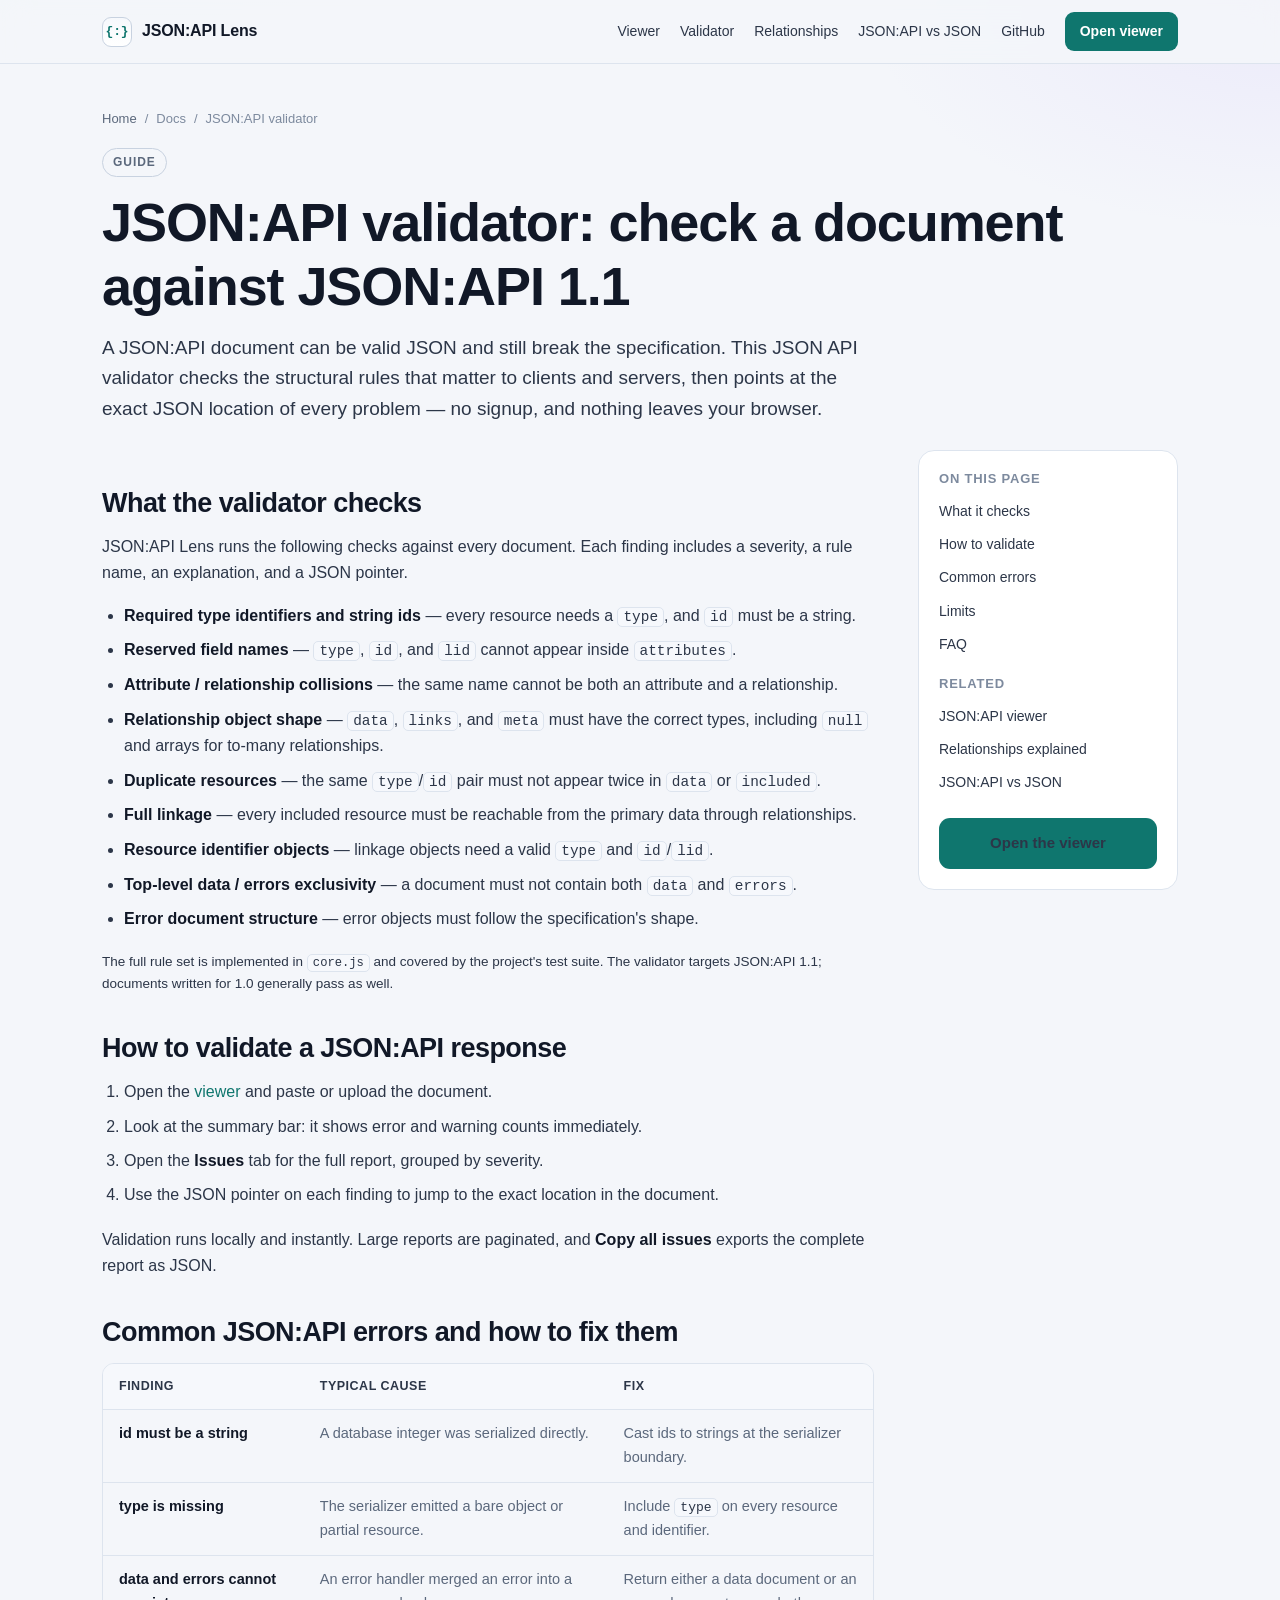
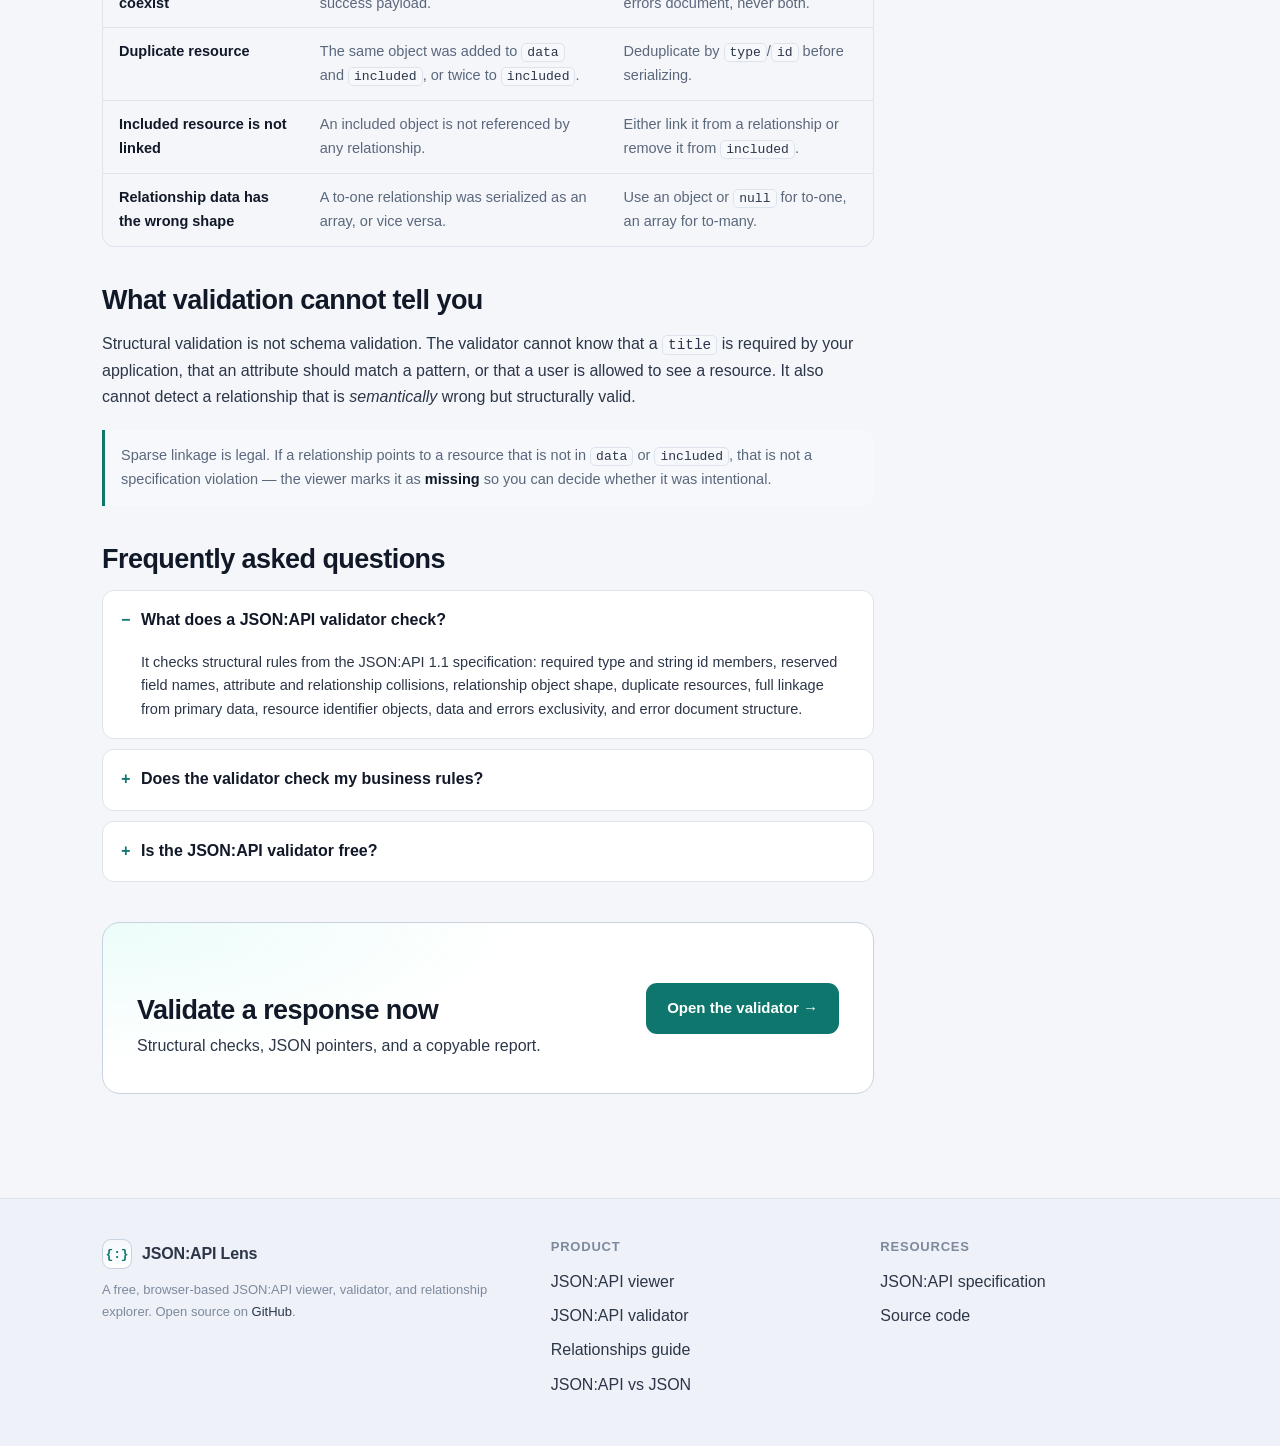
<file: docs/jsonapi-validator/index.html>
<!doctype html>
<html lang="en">
  <head>
    <meta charset="utf-8" />
    <meta name="viewport" content="width=device-width, initial-scale=1" />
    <title>JSON:API Validator — Check a Document Against JSON:API 1.1</title>
    <meta
      name="description"
      content="Check a JSON:API document against JSON:API 1.1 structure rules: types, string ids, relationship shape, duplicates, full linkage, and errors."
    />
    <meta name="robots" content="index,follow,max-image-preview:large" />
    <link rel="canonical" href="https://nayanbhut.github.io/jsonapi-lens/docs/jsonapi-validator/" />
    <link rel="icon" type="image/svg+xml" href="../../assets/favicon.svg" />
    <meta name="theme-color" content="#070a10" />

    <meta property="og:type" content="article" />
    <meta property="og:site_name" content="JSON:API Lens" />
    <meta property="og:url" content="https://nayanbhut.github.io/jsonapi-lens/docs/jsonapi-validator/" />
    <meta property="og:title" content="JSON:API Validator — Check a Document Against JSON:API 1.1" />
    <meta
      property="og:description"
      content="Check JSON:API documents for structural violations: types, string ids, relationship shape, duplicates, full linkage, and error documents."
    />
    <meta property="og:image" content="https://nayanbhut.github.io/jsonapi-lens/assets/og-image.png" />
    <meta name="twitter:card" content="summary_large_image" />
    <meta name="twitter:title" content="JSON:API Validator — Check a Document Against JSON:API 1.1" />
    <meta
      name="twitter:description"
      content="Check JSON:API documents for structural violations: types, string ids, relationship shape, duplicates, full linkage, and error documents."
    />
    <meta name="twitter:image" content="https://nayanbhut.github.io/jsonapi-lens/assets/og-image.png" />

    <link rel="stylesheet" href="../../site.css" />
    <script type="application/ld+json">
      {
        "@context": "https://schema.org",
        "@graph": [
          {
            "@type": "BreadcrumbList",
            "itemListElement": [
              { "@type": "ListItem", "position": 1, "name": "Home", "item": "https://nayanbhut.github.io/jsonapi-lens/" },
              { "@type": "ListItem", "position": 2, "name": "JSON:API validator", "item": "https://nayanbhut.github.io/jsonapi-lens/docs/jsonapi-validator/" }
            ]
          },
          {
            "@type": "Article",
            "headline": "JSON:API validator: check a document against JSON:API 1.1",
            "description": "How to validate JSON:API documents against the structural rules of the JSON:API 1.1 specification.",
            "author": { "@type": "Organization", "name": "JSON:API Lens" },
            "publisher": { "@type": "Organization", "name": "JSON:API Lens" },
            "mainEntityOfPage": "https://nayanbhut.github.io/jsonapi-lens/docs/jsonapi-validator/"
          },
          {
            "@type": "FAQPage",
            "mainEntity": [
              {
                "@type": "Question",
                "name": "What does a JSON:API validator check?",
                "acceptedAnswer": {
                  "@type": "Answer",
                  "text": "It checks structural rules from the JSON:API 1.1 specification: required type and string id members, reserved field names, attribute and relationship collisions, relationship object shape, duplicate resources, full linkage from primary data, resource identifier objects, data and errors exclusivity, and error document structure."
                }
              },
              {
                "@type": "Question",
                "name": "Does the validator check my business rules?",
                "acceptedAnswer": {
                  "@type": "Answer",
                  "text": "No. It validates the JSON:API document structure only. Required attributes, authorization, and domain-specific rules are outside the scope of the specification and of this validator."
                }
              },
              {
                "@type": "Question",
                "name": "Is the JSON:API validator free?",
                "acceptedAnswer": {
                  "@type": "Answer",
                  "text": "Yes. It is free, open source, and runs entirely in your browser. No document is uploaded."
                }
              }
            ]
          }
        ]
      }
    </script>
  </head>
  <body>
    <a class="skip-link" href="#main">Skip to content</a>
    <header class="site-header">
      <div class="site-header-inner">
        <a class="brand" href="../../" aria-label="JSON:API Lens home">
          <span class="brand-mark" aria-hidden="true">{:}</span>
          JSON:API Lens
        </a>
        <nav class="site-nav" aria-label="Main navigation">
          <a href="../../viewer/">Viewer</a>
          <a href="../jsonapi-validator/">Validator</a>
          <a href="../jsonapi-relationships/">Relationships</a>
          <a href="../jsonapi-vs-json/">JSON:API vs JSON</a>
          <a href="https://github.com/NayanBhut/jsonapi-lens" rel="noopener">GitHub</a>
          <a class="nav-cta" href="../../viewer/">Open viewer</a>
        </nav>
      </div>
    </header>

    <main id="main">
      <div class="wrap">
        <div class="doc-hero">
          <nav class="breadcrumbs" aria-label="Breadcrumb">
            <a href="../../">Home</a><span>/</span><span>Docs</span><span>/</span><span>JSON:API validator</span>
          </nav>
          <span class="eyebrow">Guide</span>
          <h1>JSON:API validator: check a document against JSON:API 1.1</h1>
          <p class="lead" style="max-width: 760px">
            A JSON:API document can be valid JSON and still break the specification. This JSON API validator checks
            the structural rules that matter to clients and servers, then points at the exact JSON location of every
            problem — no signup, and nothing leaves your browser.
          </p>
        </div>

        <div class="doc-layout">
          <article class="doc-body">
            <h2 id="what">What the validator checks</h2>
            <p>
              JSON:API Lens runs the following checks against every document. Each finding includes a severity, a
              rule name, an explanation, and a JSON pointer.
            </p>
            <ul>
              <li><strong>Required type identifiers and string ids</strong> — every resource needs a <code>type</code>, and <code>id</code> must be a string.</li>
              <li><strong>Reserved field names</strong> — <code>type</code>, <code>id</code>, and <code>lid</code> cannot appear inside <code>attributes</code>.</li>
              <li><strong>Attribute / relationship collisions</strong> — the same name cannot be both an attribute and a relationship.</li>
              <li><strong>Relationship object shape</strong> — <code>data</code>, <code>links</code>, and <code>meta</code> must have the correct types, including <code>null</code> and arrays for to-many relationships.</li>
              <li><strong>Duplicate resources</strong> — the same <code>type</code>/<code>id</code> pair must not appear twice in <code>data</code> or <code>included</code>.</li>
              <li><strong>Full linkage</strong> — every included resource must be reachable from the primary data through relationships.</li>
              <li><strong>Resource identifier objects</strong> — linkage objects need a valid <code>type</code> and <code>id</code>/<code>lid</code>.</li>
              <li><strong>Top-level data / errors exclusivity</strong> — a document must not contain both <code>data</code> and <code>errors</code>.</li>
              <li><strong>Error document structure</strong> — error objects must follow the specification's shape.</li>
            </ul>
            <p class="small muted">
              The full rule set is implemented in <code>core.js</code> and covered by the project's test suite. The
              validator targets JSON:API 1.1; documents written for 1.0 generally pass as well.
            </p>

            <h2 id="how">How to validate a JSON:API response</h2>
            <ol>
              <li>Open the <a href="../../viewer/">viewer</a> and paste or upload the document.</li>
              <li>Look at the summary bar: it shows error and warning counts immediately.</li>
              <li>Open the <strong>Issues</strong> tab for the full report, grouped by severity.</li>
              <li>Use the JSON pointer on each finding to jump to the exact location in the document.</li>
            </ol>
            <p>
              Validation runs locally and instantly. Large reports are paginated, and <strong>Copy all issues</strong>
              exports the complete report as JSON.
            </p>

            <h2 id="errors">Common JSON:API errors and how to fix them</h2>
            <div class="table-wrap">
              <table>
                <thead>
                  <tr>
                    <th scope="col">Finding</th>
                    <th scope="col">Typical cause</th>
                    <th scope="col">Fix</th>
                  </tr>
                </thead>
                <tbody>
                  <tr>
                    <td><strong>id must be a string</strong></td>
                    <td>A database integer was serialized directly.</td>
                    <td>Cast ids to strings at the serializer boundary.</td>
                  </tr>
                  <tr>
                    <td><strong>type is missing</strong></td>
                    <td>The serializer emitted a bare object or partial resource.</td>
                    <td>Include <code>type</code> on every resource and identifier.</td>
                  </tr>
                  <tr>
                    <td><strong>data and errors cannot coexist</strong></td>
                    <td>An error handler merged an error into a success payload.</td>
                    <td>Return either a data document or an errors document, never both.</td>
                  </tr>
                  <tr>
                    <td><strong>Duplicate resource</strong></td>
                    <td>The same object was added to <code>data</code> and <code>included</code>, or twice to <code>included</code>.</td>
                    <td>Deduplicate by <code>type</code>/<code>id</code> before serializing.</td>
                  </tr>
                  <tr>
                    <td><strong>Included resource is not linked</strong></td>
                    <td>An included object is not referenced by any relationship.</td>
                    <td>Either link it from a relationship or remove it from <code>included</code>.</td>
                  </tr>
                  <tr>
                    <td><strong>Relationship data has the wrong shape</strong></td>
                    <td>A to-one relationship was serialized as an array, or vice versa.</td>
                    <td>Use an object or <code>null</code> for to-one, an array for to-many.</td>
                  </tr>
                </tbody>
              </table>
            </div>

            <h2 id="limits">What validation cannot tell you</h2>
            <p>
              Structural validation is not schema validation. The validator cannot know that a <code>title</code> is
              required by your application, that an attribute should match a pattern, or that a user is allowed to see
              a resource. It also cannot detect a relationship that is <em>semantically</em> wrong but structurally
              valid.
            </p>
            <div class="note">
              Sparse linkage is legal. If a relationship points to a resource that is not in <code>data</code> or
              <code>included</code>, that is not a specification violation — the viewer marks it as
              <strong>missing</strong> so you can decide whether it was intentional.
            </div>

            <h2 id="faq">Frequently asked questions</h2>
            <div class="faq">
              <details open>
                <summary>What does a JSON:API validator check?</summary>
                <div class="faq-body">
                  <p>
                    It checks structural rules from the JSON:API 1.1 specification: required type and string id
                    members, reserved field names, attribute and relationship collisions, relationship object shape,
                    duplicate resources, full linkage from primary data, resource identifier objects, data and errors
                    exclusivity, and error document structure.
                  </p>
                </div>
              </details>
              <details>
                <summary>Does the validator check my business rules?</summary>
                <div class="faq-body">
                  <p>
                    No. It validates the JSON:API document structure only. Required attributes, authorization, and
                    domain-specific rules are outside the scope of the specification and of this validator.
                  </p>
                </div>
              </details>
              <details>
                <summary>Is the JSON:API validator free?</summary>
                <div class="faq-body">
                  <p>Yes. It is free, open source, and runs entirely in your browser. No document is uploaded.</p>
                </div>
              </details>
            </div>

            <div class="cta" style="margin-top: 40px">
              <div>
                <h2>Validate a response now</h2>
                <p>Structural checks, JSON pointers, and a copyable report.</p>
              </div>
              <a class="btn btn-primary" href="../../viewer/">Open the validator →</a>
            </div>
          </article>

          <aside class="doc-aside">
            <h3>On this page</h3>
            <ul>
              <li><a href="#what">What it checks</a></li>
              <li><a href="#how">How to validate</a></li>
              <li><a href="#errors">Common errors</a></li>
              <li><a href="#limits">Limits</a></li>
              <li><a href="#faq">FAQ</a></li>
            </ul>
            <h3 style="margin-top: 20px">Related</h3>
            <ul>
              <li><a href="../jsonapi-viewer/">JSON:API viewer</a></li>
              <li><a href="../jsonapi-relationships/">Relationships explained</a></li>
              <li><a href="../jsonapi-vs-json/">JSON:API vs JSON</a></li>
            </ul>
            <a class="btn btn-primary" href="../../viewer/">Open the viewer</a>
          </aside>
        </div>
      </div>
    </main>

    <footer class="site-footer">
      <div class="site-footer-inner">
        <div>
          <a class="brand" href="../../"><span class="brand-mark" aria-hidden="true">{:}</span> JSON:API Lens</a>
          <p class="fine">
            A free, browser-based JSON:API viewer, validator, and relationship explorer. Open source on
            <a href="https://github.com/NayanBhut/jsonapi-lens" rel="noopener">GitHub</a>.
          </p>
        </div>
        <div>
          <h3>Product</h3>
          <ul>
            <li><a href="../../viewer/">JSON:API viewer</a></li>
            <li><a href="../jsonapi-validator/">JSON:API validator</a></li>
            <li><a href="../jsonapi-relationships/">Relationships guide</a></li>
            <li><a href="../jsonapi-vs-json/">JSON:API vs JSON</a></li>
          </ul>
        </div>
        <div>
          <h3>Resources</h3>
          <ul>
            <li><a href="https://jsonapi.org/format/" rel="noopener">JSON:API specification</a></li>
            <li><a href="https://github.com/NayanBhut/jsonapi-lens" rel="noopener">Source code</a></li>
          </ul>
        </div>
      </div>
    </footer>
  </body>
</html>
</file>
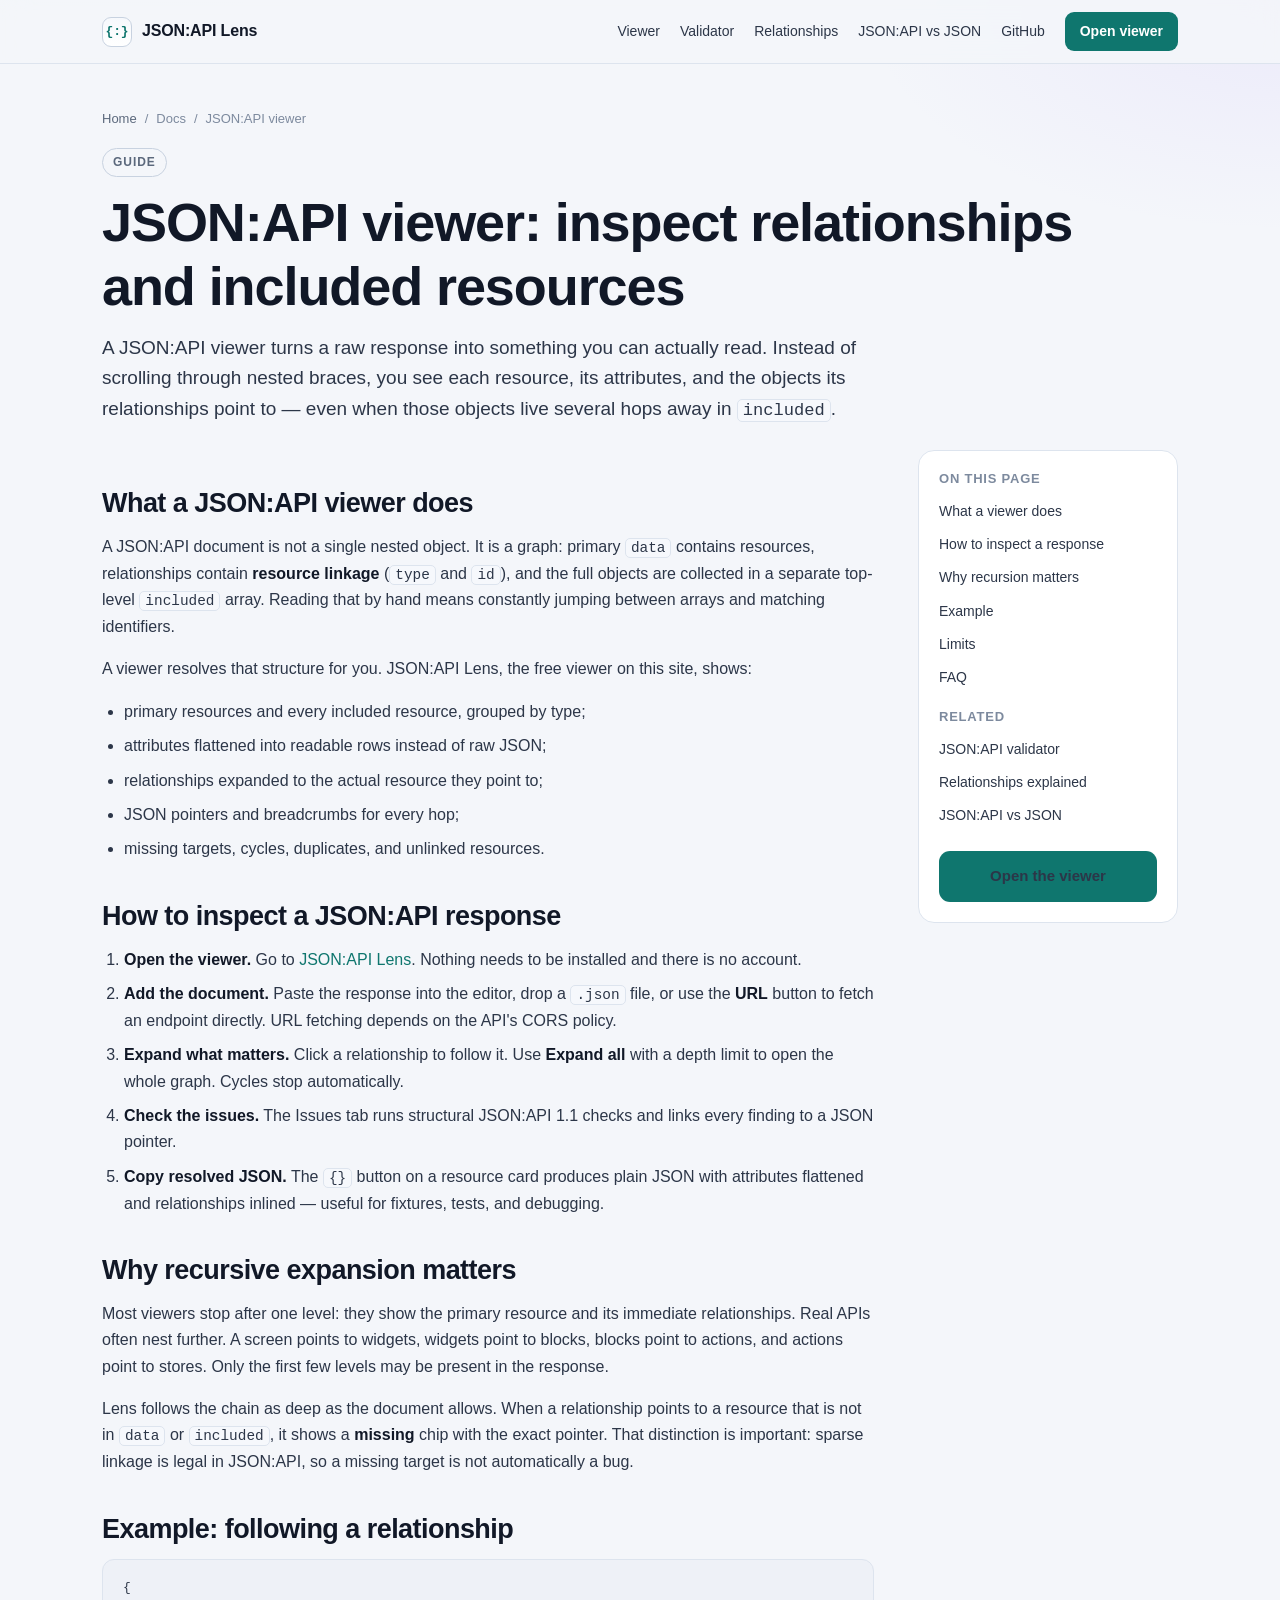
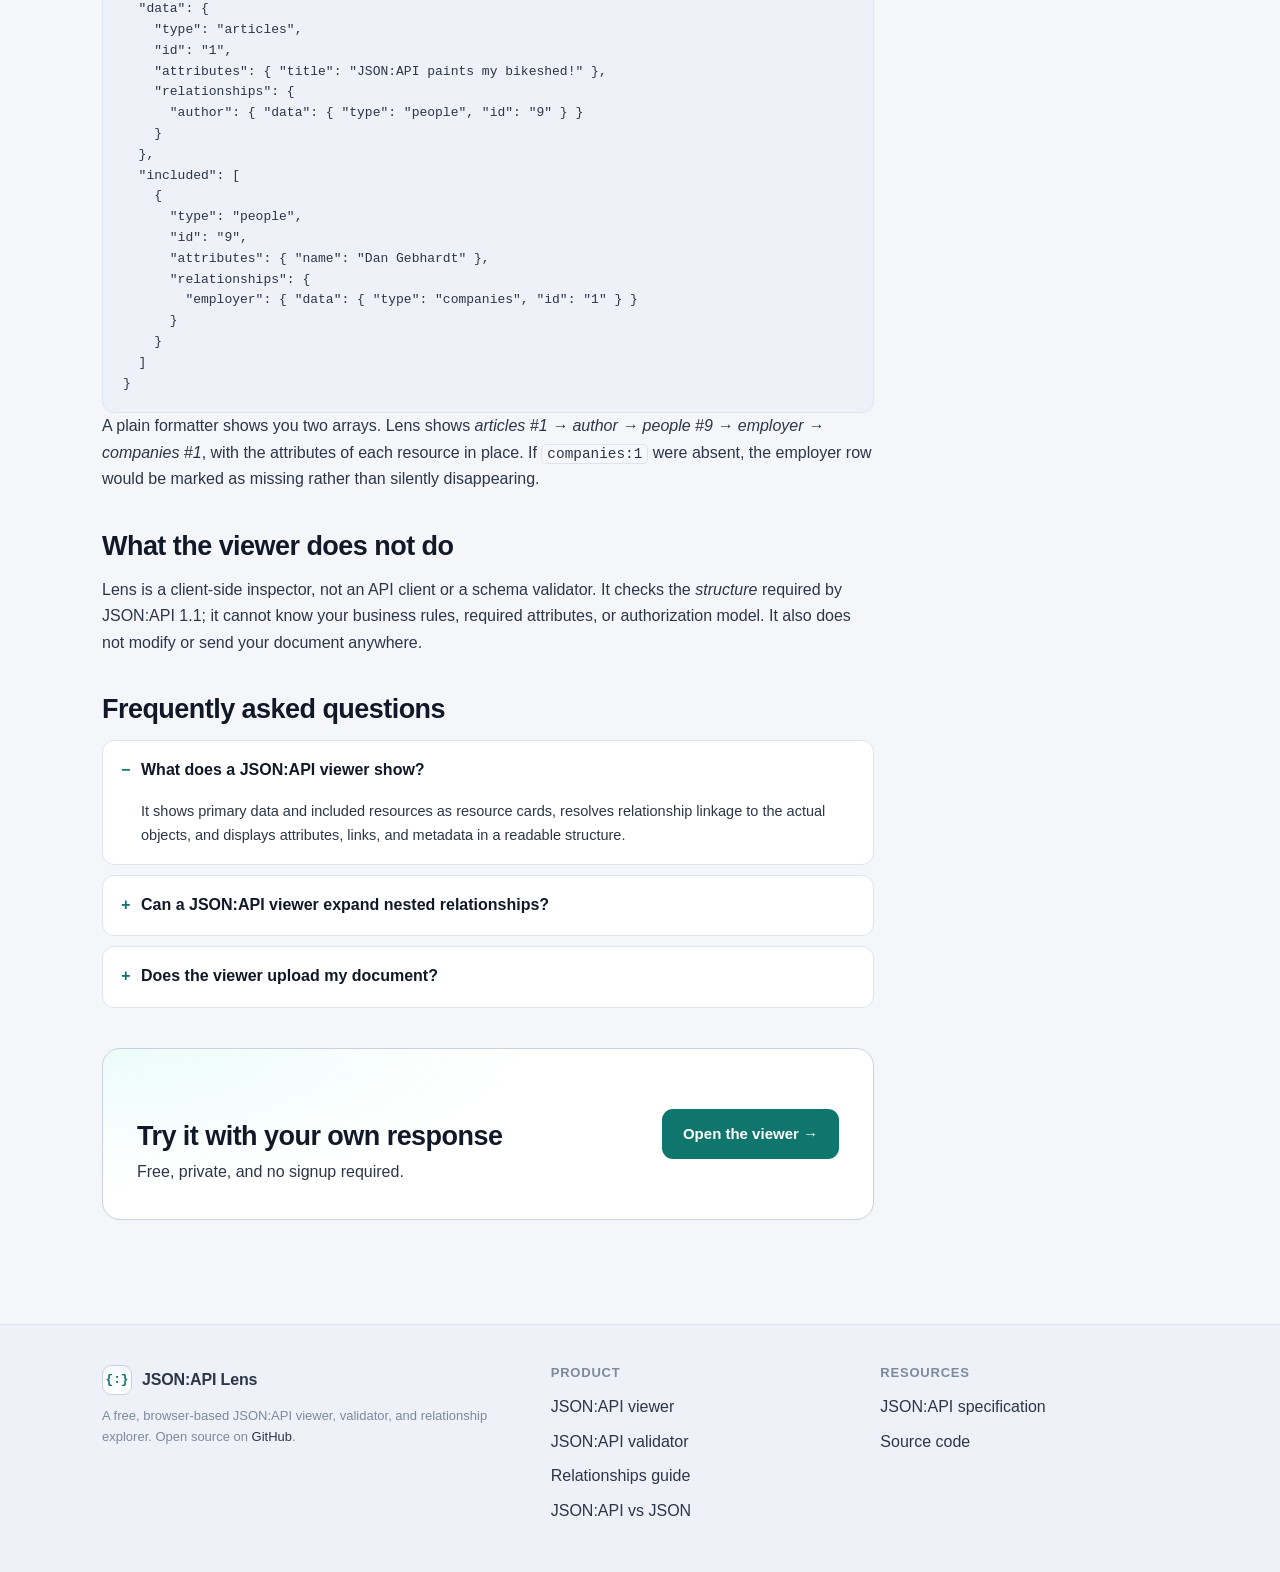
<file: docs/jsonapi-viewer/index.html>
<!doctype html>
<html lang="en">
  <head>
    <meta charset="utf-8" />
    <meta name="viewport" content="width=device-width, initial-scale=1" />
    <title>JSON:API Viewer — Relationships &amp; Included Resources</title>
    <meta
      name="description"
      content="Inspect JSON:API resources, expand relationships and included resources recursively, and understand compound documents. Free, browser-based, no signup."
    />
    <meta name="robots" content="index,follow,max-image-preview:large" />
    <link rel="canonical" href="https://nayanbhut.github.io/jsonapi-lens/docs/jsonapi-viewer/" />
    <link rel="icon" type="image/svg+xml" href="../../assets/favicon.svg" />
    <meta name="theme-color" content="#070a10" />

    <meta property="og:type" content="article" />
    <meta property="og:site_name" content="JSON:API Lens" />
    <meta property="og:url" content="https://nayanbhut.github.io/jsonapi-lens/docs/jsonapi-viewer/" />
    <meta property="og:title" content="JSON:API Viewer — Inspect Relationships &amp; Included Resources" />
    <meta
      property="og:description"
      content="Inspect JSON:API resources, expand relationships recursively, and understand compound documents with a free browser-based viewer."
    />
    <meta property="og:image" content="https://nayanbhut.github.io/jsonapi-lens/assets/og-image.png" />
    <meta name="twitter:card" content="summary_large_image" />
    <meta name="twitter:title" content="JSON:API Viewer — Inspect Relationships &amp; Included Resources" />
    <meta
      name="twitter:description"
      content="Inspect JSON:API resources, expand relationships recursively, and understand compound documents with a free browser-based viewer."
    />
    <meta name="twitter:image" content="https://nayanbhut.github.io/jsonapi-lens/assets/og-image.png" />

    <link rel="stylesheet" href="../../site.css" />
    <script type="application/ld+json">
      {
        "@context": "https://schema.org",
        "@graph": [
          {
            "@type": "BreadcrumbList",
            "itemListElement": [
              { "@type": "ListItem", "position": 1, "name": "Home", "item": "https://nayanbhut.github.io/jsonapi-lens/" },
              { "@type": "ListItem", "position": 2, "name": "Docs", "item": "https://nayanbhut.github.io/jsonapi-lens/docs/jsonapi-viewer/" },
              { "@type": "ListItem", "position": 3, "name": "JSON:API viewer", "item": "https://nayanbhut.github.io/jsonapi-lens/docs/jsonapi-viewer/" }
            ]
          },
          {
            "@type": "Article",
            "headline": "JSON:API viewer: inspect relationships and included resources",
            "description": "How to use a JSON:API viewer to inspect resources, expand relationships recursively, and understand compound documents.",
            "author": { "@type": "Organization", "name": "JSON:API Lens" },
            "publisher": { "@type": "Organization", "name": "JSON:API Lens" },
            "mainEntityOfPage": "https://nayanbhut.github.io/jsonapi-lens/docs/jsonapi-viewer/"
          },
          {
            "@type": "FAQPage",
            "mainEntity": [
              {
                "@type": "Question",
                "name": "What does a JSON:API viewer show?",
                "acceptedAnswer": {
                  "@type": "Answer",
                  "text": "It shows primary data and included resources as resource cards, resolves relationship linkage to the actual objects, and displays attributes, links, and metadata in a readable structure."
                }
              },
              {
                "@type": "Question",
                "name": "Can a JSON:API viewer expand nested relationships?",
                "acceptedAnswer": {
                  "@type": "Answer",
                  "text": "JSON:API Lens expands relationships recursively through included resources, at any depth, while detecting cycles and marking targets that are not present in the document."
                }
              },
              {
                "@type": "Question",
                "name": "Does the viewer upload my document?",
                "acceptedAnswer": {
                  "@type": "Answer",
                  "text": "No. The document is parsed and rendered in your browser. If you fetch a URL, the request goes directly from your browser to that API and is subject to its CORS policy."
                }
              }
            ]
          }
        ]
      }
    </script>
  </head>
  <body>
    <a class="skip-link" href="#main">Skip to content</a>
    <header class="site-header">
      <div class="site-header-inner">
        <a class="brand" href="../../" aria-label="JSON:API Lens home">
          <span class="brand-mark" aria-hidden="true">{:}</span>
          JSON:API Lens
        </a>
        <nav class="site-nav" aria-label="Main navigation">
          <a href="../../viewer/">Viewer</a>
          <a href="../jsonapi-validator/">Validator</a>
          <a href="../jsonapi-relationships/">Relationships</a>
          <a href="../jsonapi-vs-json/">JSON:API vs JSON</a>
          <a href="https://github.com/NayanBhut/jsonapi-lens" rel="noopener">GitHub</a>
          <a class="nav-cta" href="../../viewer/">Open viewer</a>
        </nav>
      </div>
    </header>

    <main id="main">
      <div class="wrap">
        <div class="doc-hero">
          <nav class="breadcrumbs" aria-label="Breadcrumb">
            <a href="../../">Home</a><span>/</span><span>Docs</span><span>/</span><span>JSON:API viewer</span>
          </nav>
          <span class="eyebrow">Guide</span>
          <h1>JSON:API viewer: inspect relationships and included resources</h1>
          <p class="lead" style="max-width: 760px">
            A JSON:API viewer turns a raw response into something you can actually read. Instead of scrolling through
            nested braces, you see each resource, its attributes, and the objects its relationships point to — even
            when those objects live several hops away in <code>included</code>.
          </p>
        </div>

        <div class="doc-layout">
          <article class="doc-body">
            <h2 id="what">What a JSON:API viewer does</h2>
            <p>
              A JSON:API document is not a single nested object. It is a graph: primary <code>data</code> contains
              resources, relationships contain <strong>resource linkage</strong> (<code>type</code> and
              <code>id</code>), and the full objects are collected in a separate top-level <code>included</code> array.
              Reading that by hand means constantly jumping between arrays and matching identifiers.
            </p>
            <p>A viewer resolves that structure for you. JSON:API Lens, the free viewer on this site, shows:</p>
            <ul>
              <li>primary resources and every included resource, grouped by type;</li>
              <li>attributes flattened into readable rows instead of raw JSON;</li>
              <li>relationships expanded to the actual resource they point to;</li>
              <li>JSON pointers and breadcrumbs for every hop;</li>
              <li>missing targets, cycles, duplicates, and unlinked resources.</li>
            </ul>

            <h2 id="how">How to inspect a JSON:API response</h2>
            <ol>
              <li>
                <strong>Open the viewer.</strong> Go to <a href="../../viewer/">JSON:API Lens</a>. Nothing needs to be
                installed and there is no account.
              </li>
              <li>
                <strong>Add the document.</strong> Paste the response into the editor, drop a <code>.json</code> file,
                or use the <strong>URL</strong> button to fetch an endpoint directly. URL fetching depends on the
                API's CORS policy.
              </li>
              <li>
                <strong>Expand what matters.</strong> Click a relationship to follow it. Use
                <strong>Expand all</strong> with a depth limit to open the whole graph. Cycles stop automatically.
              </li>
              <li>
                <strong>Check the issues.</strong> The Issues tab runs structural JSON:API 1.1 checks and links every
                finding to a JSON pointer.
              </li>
              <li>
                <strong>Copy resolved JSON.</strong> The <code>{}</code> button on a resource card produces plain JSON
                with attributes flattened and relationships inlined — useful for fixtures, tests, and debugging.
              </li>
            </ol>

            <h2 id="why">Why recursive expansion matters</h2>
            <p>
              Most viewers stop after one level: they show the primary resource and its immediate relationships. Real
              APIs often nest further. A screen points to widgets, widgets point to blocks, blocks point to actions,
              and actions point to stores. Only the first few levels may be present in the response.
            </p>
            <p>
              Lens follows the chain as deep as the document allows. When a relationship points to a resource that is
              not in <code>data</code> or <code>included</code>, it shows a <strong>missing</strong> chip with the exact
              pointer. That distinction is important: sparse linkage is legal in JSON:API, so a missing target is not
              automatically a bug.
            </p>

            <h2 id="example">Example: following a relationship</h2>
            <pre><code>{
  "data": {
    "type": "articles",
    "id": "1",
    "attributes": { "title": "JSON:API paints my bikeshed!" },
    "relationships": {
      "author": { "data": { "type": "people", "id": "9" } }
    }
  },
  "included": [
    {
      "type": "people",
      "id": "9",
      "attributes": { "name": "Dan Gebhardt" },
      "relationships": {
        "employer": { "data": { "type": "companies", "id": "1" } }
      }
    }
  ]
}</code></pre>
            <p>
              A plain formatter shows you two arrays. Lens shows <em>articles #1 → author → people #9 → employer →
              companies #1</em>, with the attributes of each resource in place. If <code>companies:1</code> were
              absent, the employer row would be marked as missing rather than silently disappearing.
            </p>

            <h2 id="limits">What the viewer does not do</h2>
            <p>
              Lens is a client-side inspector, not an API client or a schema validator. It checks the
              <em>structure</em> required by JSON:API 1.1; it cannot know your business rules, required attributes, or
              authorization model. It also does not modify or send your document anywhere.
            </p>

            <h2 id="faq">Frequently asked questions</h2>
            <div class="faq">
              <details open>
                <summary>What does a JSON:API viewer show?</summary>
                <div class="faq-body">
                  <p>
                    It shows primary data and included resources as resource cards, resolves relationship linkage to
                    the actual objects, and displays attributes, links, and metadata in a readable structure.
                  </p>
                </div>
              </details>
              <details>
                <summary>Can a JSON:API viewer expand nested relationships?</summary>
                <div class="faq-body">
                  <p>
                    JSON:API Lens expands relationships recursively through included resources, at any depth, while
                    detecting cycles and marking targets that are not present in the document.
                  </p>
                </div>
              </details>
              <details>
                <summary>Does the viewer upload my document?</summary>
                <div class="faq-body">
                  <p>
                    No. The document is parsed and rendered in your browser. If you fetch a URL, the request goes
                    directly from your browser to that API and is subject to its CORS policy.
                  </p>
                </div>
              </details>
            </div>

            <div class="cta" style="margin-top: 40px">
              <div>
                <h2>Try it with your own response</h2>
                <p>Free, private, and no signup required.</p>
              </div>
              <a class="btn btn-primary" href="../../viewer/">Open the viewer →</a>
            </div>
          </article>

          <aside class="doc-aside">
            <h3>On this page</h3>
            <ul>
              <li><a href="#what">What a viewer does</a></li>
              <li><a href="#how">How to inspect a response</a></li>
              <li><a href="#why">Why recursion matters</a></li>
              <li><a href="#example">Example</a></li>
              <li><a href="#limits">Limits</a></li>
              <li><a href="#faq">FAQ</a></li>
            </ul>
            <h3 style="margin-top: 20px">Related</h3>
            <ul>
              <li><a href="../jsonapi-validator/">JSON:API validator</a></li>
              <li><a href="../jsonapi-relationships/">Relationships explained</a></li>
              <li><a href="../jsonapi-vs-json/">JSON:API vs JSON</a></li>
            </ul>
            <a class="btn btn-primary" href="../../viewer/">Open the viewer</a>
          </aside>
        </div>
      </div>
    </main>

    <footer class="site-footer">
      <div class="site-footer-inner">
        <div>
          <a class="brand" href="../../"><span class="brand-mark" aria-hidden="true">{:}</span> JSON:API Lens</a>
          <p class="fine">
            A free, browser-based JSON:API viewer, validator, and relationship explorer. Open source on
            <a href="https://github.com/NayanBhut/jsonapi-lens" rel="noopener">GitHub</a>.
          </p>
        </div>
        <div>
          <h3>Product</h3>
          <ul>
            <li><a href="../../viewer/">JSON:API viewer</a></li>
            <li><a href="../jsonapi-validator/">JSON:API validator</a></li>
            <li><a href="../jsonapi-relationships/">Relationships guide</a></li>
            <li><a href="../jsonapi-vs-json/">JSON:API vs JSON</a></li>
          </ul>
        </div>
        <div>
          <h3>Resources</h3>
          <ul>
            <li><a href="https://jsonapi.org/format/" rel="noopener">JSON:API specification</a></li>
            <li><a href="https://github.com/NayanBhut/jsonapi-lens" rel="noopener">Source code</a></li>
          </ul>
        </div>
      </div>
    </footer>
  </body>
</html>
</file>
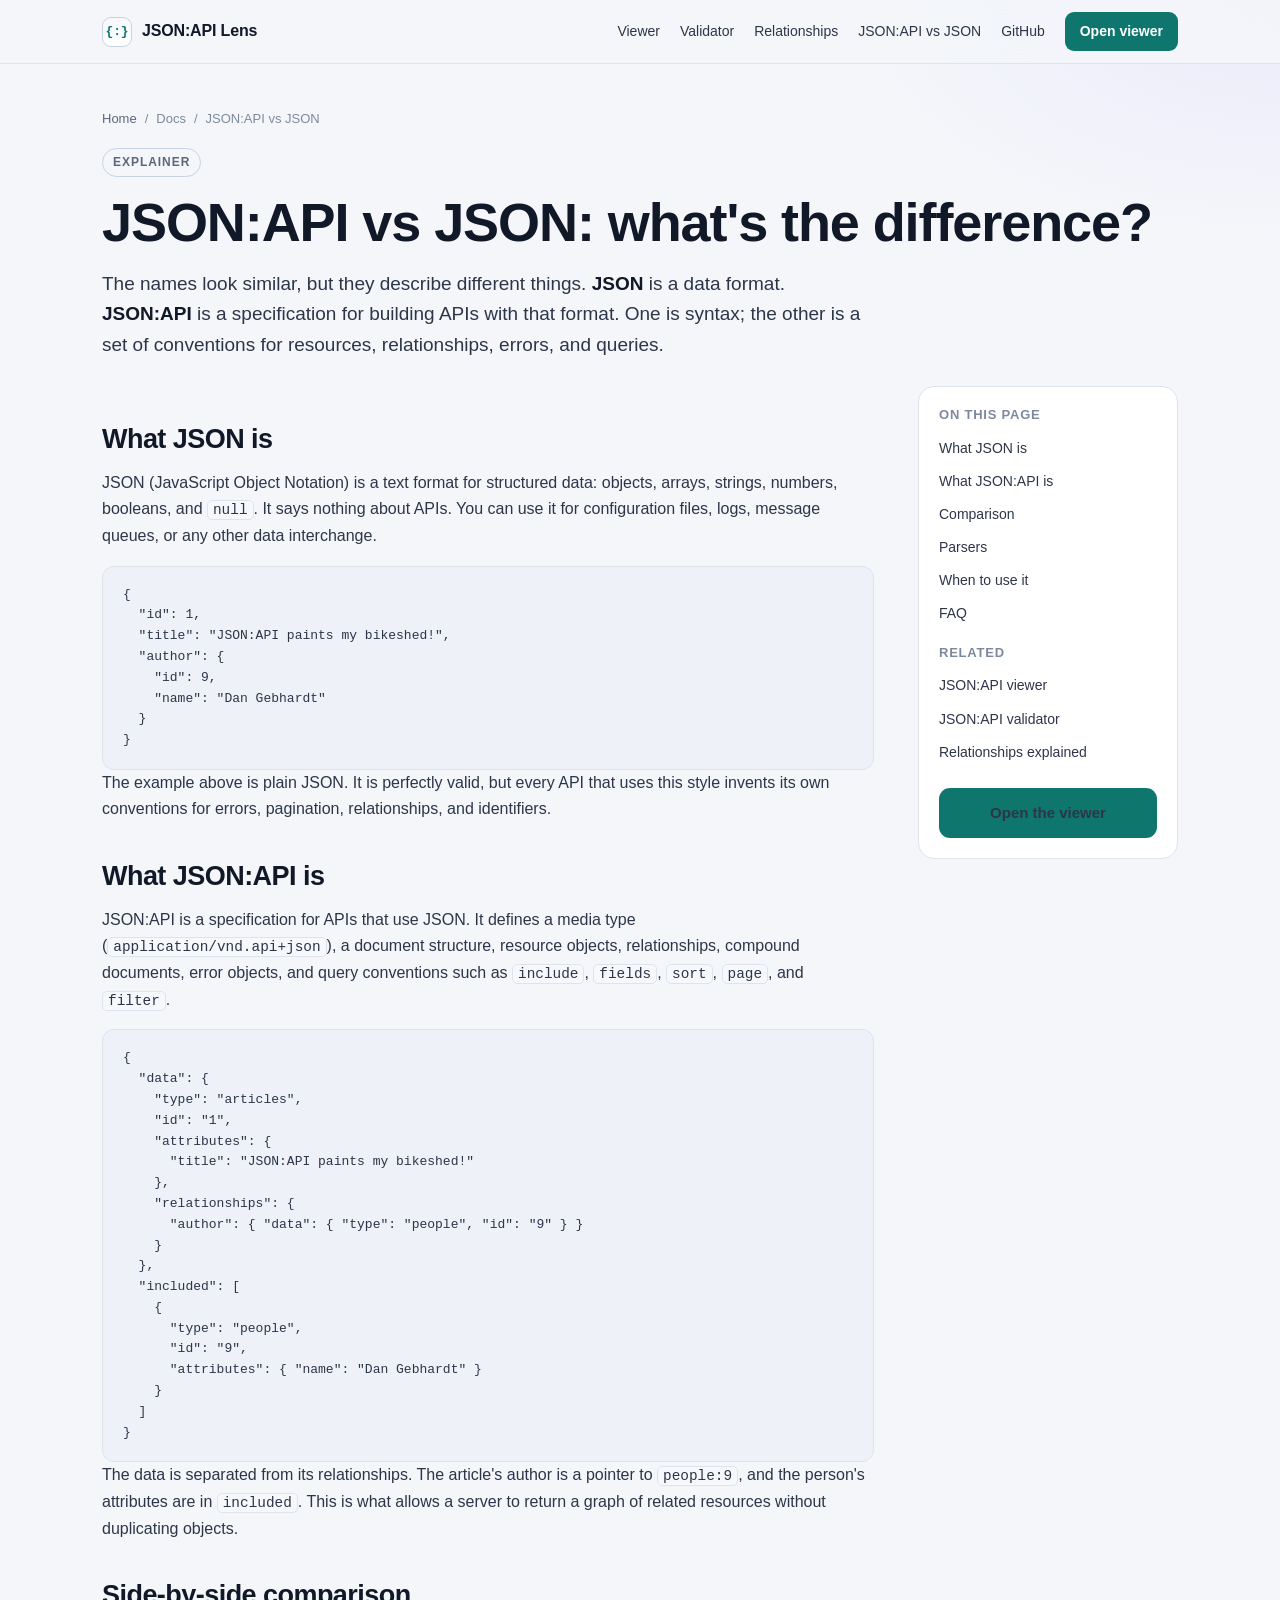
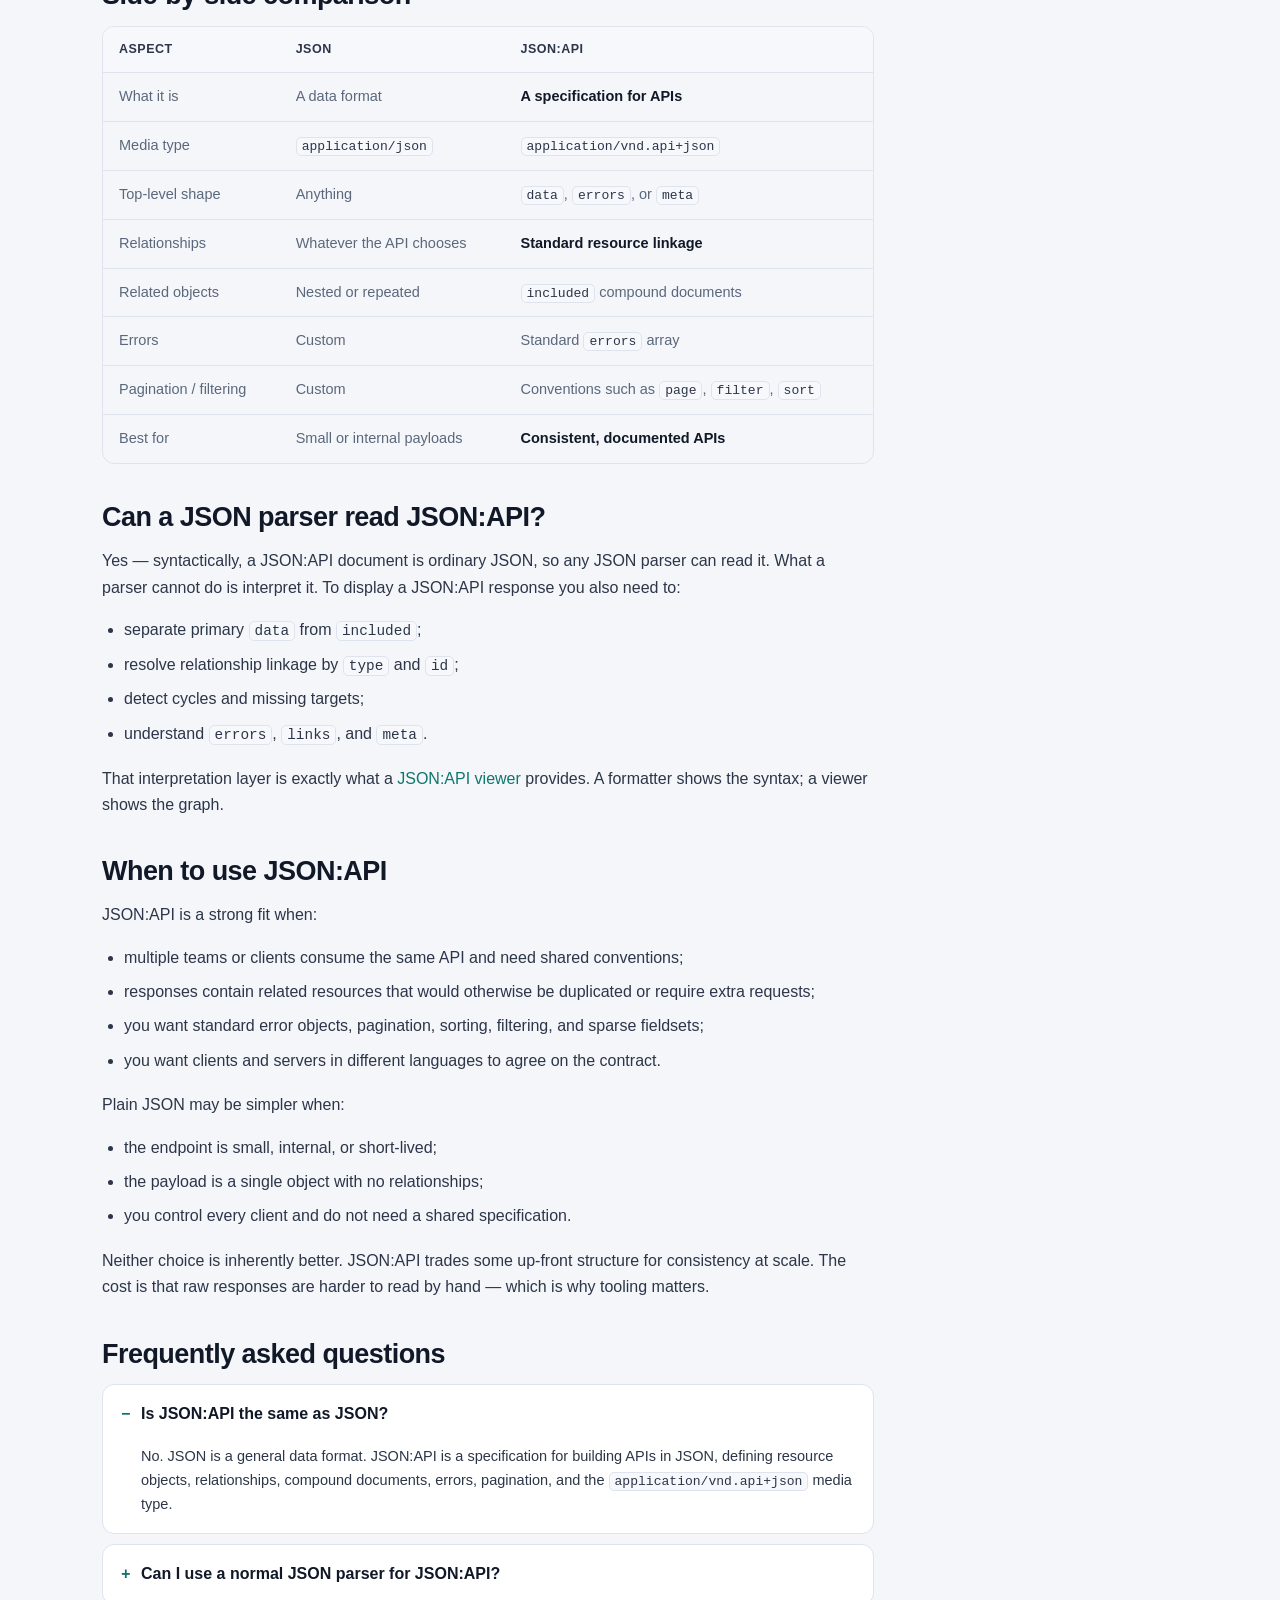
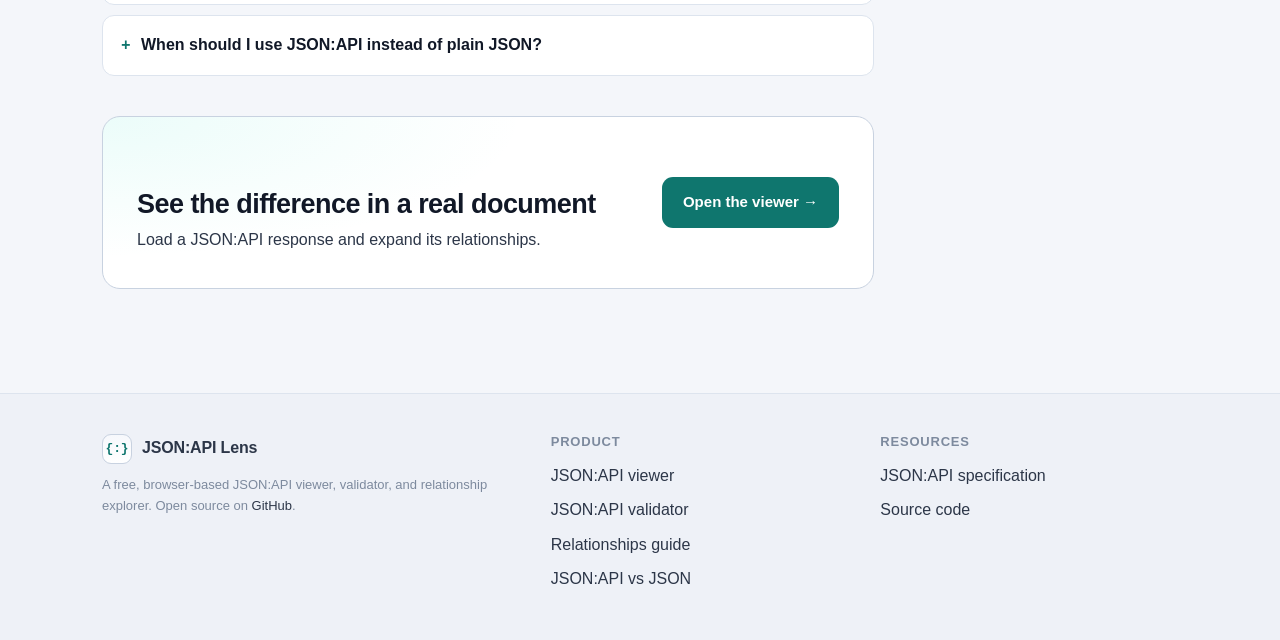
<file: docs/jsonapi-vs-json/index.html>
<!doctype html>
<html lang="en">
  <head>
    <meta charset="utf-8" />
    <meta name="viewport" content="width=device-width, initial-scale=1" />
    <title>JSON:API vs JSON: What's the Difference?</title>
    <meta
      name="description"
      content="JSON is a data format. JSON:API is a specification for building APIs in JSON. Compare structure, media types, relationships, and trade-offs."
    />
    <meta name="robots" content="index,follow,max-image-preview:large" />
    <link rel="canonical" href="https://nayanbhut.github.io/jsonapi-lens/docs/jsonapi-vs-json/" />
    <link rel="icon" type="image/svg+xml" href="../../assets/favicon.svg" />
    <meta name="theme-color" content="#070a10" />

    <meta property="og:type" content="article" />
    <meta property="og:site_name" content="JSON:API Lens" />
    <meta property="og:url" content="https://nayanbhut.github.io/jsonapi-lens/docs/jsonapi-vs-json/" />
    <meta property="og:title" content="JSON:API vs JSON: What's the Difference?" />
    <meta
      property="og:description"
      content="JSON is a data format. JSON:API is a specification for building APIs in JSON. Compare structure, media types, relationships, and trade-offs."
    />
    <meta property="og:image" content="https://nayanbhut.github.io/jsonapi-lens/assets/og-image.png" />
    <meta name="twitter:card" content="summary_large_image" />
    <meta name="twitter:title" content="JSON:API vs JSON: What's the Difference?" />
    <meta
      name="twitter:description"
      content="JSON is a data format. JSON:API is a specification for building APIs in JSON. Compare structure, media types, relationships, and trade-offs."
    />
    <meta name="twitter:image" content="https://nayanbhut.github.io/jsonapi-lens/assets/og-image.png" />

    <link rel="stylesheet" href="../../site.css" />
    <script type="application/ld+json">
      {
        "@context": "https://schema.org",
        "@graph": [
          {
            "@type": "BreadcrumbList",
            "itemListElement": [
              { "@type": "ListItem", "position": 1, "name": "Home", "item": "https://nayanbhut.github.io/jsonapi-lens/" },
              { "@type": "ListItem", "position": 2, "name": "JSON:API vs JSON", "item": "https://nayanbhut.github.io/jsonapi-lens/docs/jsonapi-vs-json/" }
            ]
          },
          {
            "@type": "Article",
            "headline": "JSON:API vs JSON: what's the difference?",
            "description": "Compare JSON, the data format, with JSON:API, the specification for building APIs in JSON.",
            "author": { "@type": "Organization", "name": "JSON:API Lens" },
            "publisher": { "@type": "Organization", "name": "JSON:API Lens" },
            "mainEntityOfPage": "https://nayanbhut.github.io/jsonapi-lens/docs/jsonapi-vs-json/"
          },
          {
            "@type": "FAQPage",
            "mainEntity": [
              {
                "@type": "Question",
                "name": "Is JSON:API the same as JSON?",
                "acceptedAnswer": {
                  "@type": "Answer",
                  "text": "No. JSON is a general data format. JSON:API is a specification for building APIs in JSON, defining resource objects, relationships, compound documents, errors, pagination, and the application/vnd.api+json media type."
                }
              },
              {
                "@type": "Question",
                "name": "Can I use a normal JSON parser for JSON:API?",
                "acceptedAnswer": {
                  "@type": "Answer",
                  "text": "Yes, the syntax is ordinary JSON. But a parser only gives you the raw object. To use a JSON:API document you must also resolve type and id linkage against included resources and follow the specification's structure."
                }
              },
              {
                "@type": "Question",
                "name": "When should I use JSON:API instead of plain JSON?",
                "acceptedAnswer": {
                  "@type": "Answer",
                  "text": "JSON:API is a good fit when you want a consistent, documented API across teams, built-in relationship handling, compound documents, standard errors, and conventions for filtering and pagination. Plain JSON is simpler for small or internal endpoints."
                }
              }
            ]
          }
        ]
      }
    </script>
  </head>
  <body>
    <a class="skip-link" href="#main">Skip to content</a>
    <header class="site-header">
      <div class="site-header-inner">
        <a class="brand" href="../../" aria-label="JSON:API Lens home">
          <span class="brand-mark" aria-hidden="true">{:}</span>
          JSON:API Lens
        </a>
        <nav class="site-nav" aria-label="Main navigation">
          <a href="../../viewer/">Viewer</a>
          <a href="../jsonapi-validator/">Validator</a>
          <a href="../jsonapi-relationships/">Relationships</a>
          <a href="../jsonapi-vs-json/">JSON:API vs JSON</a>
          <a href="https://github.com/NayanBhut/jsonapi-lens" rel="noopener">GitHub</a>
          <a class="nav-cta" href="../../viewer/">Open viewer</a>
        </nav>
      </div>
    </header>

    <main id="main">
      <div class="wrap">
        <div class="doc-hero">
          <nav class="breadcrumbs" aria-label="Breadcrumb">
            <a href="../../">Home</a><span>/</span><span>Docs</span><span>/</span><span>JSON:API vs JSON</span>
          </nav>
          <span class="eyebrow">Explainer</span>
          <h1>JSON:API vs JSON: what's the difference?</h1>
          <p class="lead" style="max-width: 760px">
            The names look similar, but they describe different things. <strong>JSON</strong> is a data format.
            <strong>JSON:API</strong> is a specification for building APIs with that format. One is syntax; the other
            is a set of conventions for resources, relationships, errors, and queries.
          </p>
        </div>

        <div class="doc-layout">
          <article class="doc-body">
            <h2 id="json">What JSON is</h2>
            <p>
              JSON (JavaScript Object Notation) is a text format for structured data: objects, arrays, strings,
              numbers, booleans, and <code>null</code>. It says nothing about APIs. You can use it for configuration
              files, logs, message queues, or any other data interchange.
            </p>
            <pre><code>{
  "id": 1,
  "title": "JSON:API paints my bikeshed!",
  "author": {
    "id": 9,
    "name": "Dan Gebhardt"
  }
}</code></pre>
            <p>
              The example above is plain JSON. It is perfectly valid, but every API that uses this style invents its
              own conventions for errors, pagination, relationships, and identifiers.
            </p>

            <h2 id="jsonapi">What JSON:API is</h2>
            <p>
              JSON:API is a specification for APIs that use JSON. It defines a media type
              (<code>application/vnd.api+json</code>), a document structure, resource objects, relationships,
              compound documents, error objects, and query conventions such as <code>include</code>,
              <code>fields</code>, <code>sort</code>, <code>page</code>, and <code>filter</code>.
            </p>
            <pre><code>{
  "data": {
    "type": "articles",
    "id": "1",
    "attributes": {
      "title": "JSON:API paints my bikeshed!"
    },
    "relationships": {
      "author": { "data": { "type": "people", "id": "9" } }
    }
  },
  "included": [
    {
      "type": "people",
      "id": "9",
      "attributes": { "name": "Dan Gebhardt" }
    }
  ]
}</code></pre>
            <p>
              The data is separated from its relationships. The article's author is a pointer to
              <code>people:9</code>, and the person's attributes are in <code>included</code>. This is what allows a
              server to return a graph of related resources without duplicating objects.
            </p>

            <h2 id="compare">Side-by-side comparison</h2>
            <div class="table-wrap">
              <table>
                <thead>
                  <tr>
                    <th scope="col">Aspect</th>
                    <th scope="col">JSON</th>
                    <th scope="col">JSON:API</th>
                  </tr>
                </thead>
                <tbody>
                  <tr>
                    <td>What it is</td>
                    <td>A data format</td>
                    <td><strong>A specification for APIs</strong></td>
                  </tr>
                  <tr>
                    <td>Media type</td>
                    <td><code>application/json</code></td>
                    <td><code>application/vnd.api+json</code></td>
                  </tr>
                  <tr>
                    <td>Top-level shape</td>
                    <td>Anything</td>
                    <td><code>data</code>, <code>errors</code>, or <code>meta</code></td>
                  </tr>
                  <tr>
                    <td>Relationships</td>
                    <td>Whatever the API chooses</td>
                    <td><strong>Standard resource linkage</strong></td>
                  </tr>
                  <tr>
                    <td>Related objects</td>
                    <td>Nested or repeated</td>
                    <td><code>included</code> compound documents</td>
                  </tr>
                  <tr>
                    <td>Errors</td>
                    <td>Custom</td>
                    <td>Standard <code>errors</code> array</td>
                  </tr>
                  <tr>
                    <td>Pagination / filtering</td>
                    <td>Custom</td>
                    <td>Conventions such as <code>page</code>, <code>filter</code>, <code>sort</code></td>
                  </tr>
                  <tr>
                    <td>Best for</td>
                    <td>Small or internal payloads</td>
                    <td><strong>Consistent, documented APIs</strong></td>
                  </tr>
                </tbody>
              </table>
            </div>

            <h2 id="parser">Can a JSON parser read JSON:API?</h2>
            <p>
              Yes — syntactically, a JSON:API document is ordinary JSON, so any JSON parser can read it. What a parser
              cannot do is interpret it. To display a JSON:API response you also need to:
            </p>
            <ul>
              <li>separate primary <code>data</code> from <code>included</code>;</li>
              <li>resolve relationship linkage by <code>type</code> and <code>id</code>;</li>
              <li>detect cycles and missing targets;</li>
              <li>understand <code>errors</code>, <code>links</code>, and <code>meta</code>.</li>
            </ul>
            <p>
              That interpretation layer is exactly what a <a href="../jsonapi-viewer/">JSON:API viewer</a> provides.
              A formatter shows the syntax; a viewer shows the graph.
            </p>

            <h2 id="when">When to use JSON:API</h2>
            <p>JSON:API is a strong fit when:</p>
            <ul>
              <li>multiple teams or clients consume the same API and need shared conventions;</li>
              <li>responses contain related resources that would otherwise be duplicated or require extra requests;</li>
              <li>you want standard error objects, pagination, sorting, filtering, and sparse fieldsets;</li>
              <li>you want clients and servers in different languages to agree on the contract.</li>
            </ul>
            <p>Plain JSON may be simpler when:</p>
            <ul>
              <li>the endpoint is small, internal, or short-lived;</li>
              <li>the payload is a single object with no relationships;</li>
              <li>you control every client and do not need a shared specification.</li>
            </ul>
            <p>
              Neither choice is inherently better. JSON:API trades some up-front structure for consistency at scale.
              The cost is that raw responses are harder to read by hand — which is why tooling matters.
            </p>

            <h2 id="faq">Frequently asked questions</h2>
            <div class="faq">
              <details open>
                <summary>Is JSON:API the same as JSON?</summary>
                <div class="faq-body">
                  <p>
                    No. JSON is a general data format. JSON:API is a specification for building APIs in JSON,
                    defining resource objects, relationships, compound documents, errors, pagination, and the
                    <code>application/vnd.api+json</code> media type.
                  </p>
                </div>
              </details>
              <details>
                <summary>Can I use a normal JSON parser for JSON:API?</summary>
                <div class="faq-body">
                  <p>
                    Yes, the syntax is ordinary JSON. But a parser only gives you the raw object. To use a JSON:API
                    document you must also resolve type and id linkage against included resources and follow the
                    specification's structure.
                  </p>
                </div>
              </details>
              <details>
                <summary>When should I use JSON:API instead of plain JSON?</summary>
                <div class="faq-body">
                  <p>
                    JSON:API is a good fit when you want a consistent, documented API across teams, built-in
                    relationship handling, compound documents, standard errors, and conventions for filtering and
                    pagination. Plain JSON is simpler for small or internal endpoints.
                  </p>
                </div>
              </details>
            </div>

            <div class="cta" style="margin-top: 40px">
              <div>
                <h2>See the difference in a real document</h2>
                <p>Load a JSON:API response and expand its relationships.</p>
              </div>
              <a class="btn btn-primary" href="../../viewer/">Open the viewer →</a>
            </div>
          </article>

          <aside class="doc-aside">
            <h3>On this page</h3>
            <ul>
              <li><a href="#json">What JSON is</a></li>
              <li><a href="#jsonapi">What JSON:API is</a></li>
              <li><a href="#compare">Comparison</a></li>
              <li><a href="#parser">Parsers</a></li>
              <li><a href="#when">When to use it</a></li>
              <li><a href="#faq">FAQ</a></li>
            </ul>
            <h3 style="margin-top: 20px">Related</h3>
            <ul>
              <li><a href="../jsonapi-viewer/">JSON:API viewer</a></li>
              <li><a href="../jsonapi-validator/">JSON:API validator</a></li>
              <li><a href="../jsonapi-relationships/">Relationships explained</a></li>
            </ul>
            <a class="btn btn-primary" href="../../viewer/">Open the viewer</a>
          </aside>
        </div>
      </div>
    </main>

    <footer class="site-footer">
      <div class="site-footer-inner">
        <div>
          <a class="brand" href="../../"><span class="brand-mark" aria-hidden="true">{:}</span> JSON:API Lens</a>
          <p class="fine">
            A free, browser-based JSON:API viewer, validator, and relationship explorer. Open source on
            <a href="https://github.com/NayanBhut/jsonapi-lens" rel="noopener">GitHub</a>.
          </p>
        </div>
        <div>
          <h3>Product</h3>
          <ul>
            <li><a href="../../viewer/">JSON:API viewer</a></li>
            <li><a href="../jsonapi-validator/">JSON:API validator</a></li>
            <li><a href="../jsonapi-relationships/">Relationships guide</a></li>
            <li><a href="../jsonapi-vs-json/">JSON:API vs JSON</a></li>
          </ul>
        </div>
        <div>
          <h3>Resources</h3>
          <ul>
            <li><a href="https://jsonapi.org/format/" rel="noopener">JSON:API specification</a></li>
            <li><a href="https://github.com/NayanBhut/jsonapi-lens" rel="noopener">Source code</a></li>
          </ul>
        </div>
      </div>
    </footer>
  </body>
</html>
</file>
<file: site.css>
/* JSON:API Lens — marketing and documentation site.
   Separate from the viewer's app stylesheet so the tool stays untouched. */

:root {
  color-scheme: dark;
  --bg: #070a10;
  --bg-soft: #0b0f17;
  --surface: #0e1420;
  --surface-2: #121a28;
  --border: #1d2637;
  --border-strong: #2a3549;
  --text: #e8edf6;
  --text-soft: #c3ccdb;
  --muted: #8f9cb1;
  --faint: #66738a;
  --accent: #5eead4;
  --accent-ink: #04211d;
  --violet: #a78bfa;
  --blue: #60a5fa;
  --green: #34d399;
  --amber: #fbbf24;
  --red: #fb7185;
  --mono: ui-monospace, "SFMono-Regular", "SF Mono", Menlo, Consolas, "Liberation Mono", monospace;
  --sans: -apple-system, BlinkMacSystemFont, "Inter", "Segoe UI", Roboto, Helvetica, Arial, sans-serif;
  --radius: 16px;
  --max: 1120px;
}

@media (prefers-color-scheme: light) {
  :root {
    color-scheme: light;
    --bg: #f4f6fa;
    --bg-soft: #eef1f7;
    --surface: #ffffff;
    --surface-2: #f6f8fc;
    --border: #dde4ee;
    --border-strong: #c8d2e0;
    --text: #111827;
    --text-soft: #2c3648;
    --muted: #5b687c;
    --faint: #7d8a9e;
    --accent: #0f766e;
    --accent-ink: #ffffff;
    --violet: #6d28d9;
    --blue: #1d4ed8;
    --green: #047857;
    --amber: #b45309;
    --red: #be123c;
  }
}

*,
*::before,
*::after {
  box-sizing: border-box;
}

html {
  scroll-behavior: smooth;
}

body {
  margin: 0;
  background:
    radial-gradient(900px 480px at 8% -8%, rgba(94, 234, 212, 0.1), transparent 60%),
    radial-gradient(760px 420px at 100% 0%, rgba(167, 139, 250, 0.11), transparent 55%),
    var(--bg);
  color: var(--text);
  font-family: var(--sans);
  font-size: 16px;
  line-height: 1.65;
  -webkit-font-smoothing: antialiased;
  text-rendering: optimizeLegibility;
}

img {
  max-width: 100%;
  height: auto;
}

a {
  color: var(--accent);
  text-decoration: none;
}

a:hover {
  text-decoration: underline;
}

code,
pre {
  font-family: var(--mono);
}

code {
  font-size: 0.9em;
  padding: 1px 5px;
  border: 1px solid var(--border);
  border-radius: 5px;
  background: var(--surface-2);
  color: var(--text-soft);
}

pre {
  margin: 0;
  padding: 18px 20px;
  max-width: 100%;
  overflow: auto;
  border: 1px solid var(--border);
  border-radius: 12px;
  background: var(--bg-soft);
  color: var(--text-soft);
  font-size: 13px;
  line-height: 1.6;
}

pre code {
  padding: 0;
  border: 0;
  background: none;
  font-size: inherit;
}

h1,
h2,
h3 {
  margin: 0 0 14px;
  line-height: 1.18;
  letter-spacing: -0.02em;
}

h1 {
  font-size: clamp(34px, 5vw, 54px);
}

h2 {
  font-size: clamp(25px, 3vw, 34px);
}

h3 {
  font-size: 18px;
}

p {
  margin: 0 0 16px;
}

ul,
ol {
  margin: 0 0 18px;
  padding-left: 22px;
}

li {
  margin-bottom: 8px;
}

strong {
  color: var(--text);
}

/* Header ------------------------------------------------------------------- */

.site-header {
  position: sticky;
  top: 0;
  z-index: 20;
  border-bottom: 1px solid var(--border);
  background: color-mix(in srgb, var(--bg) 86%, transparent);
  backdrop-filter: blur(14px);
}

.site-header-inner {
  max-width: var(--max);
  margin: 0 auto;
  padding: 12px 22px;
  display: flex;
  align-items: center;
  gap: 22px;
}

.brand {
  display: flex;
  align-items: center;
  gap: 10px;
  color: var(--text);
  font-weight: 650;
  letter-spacing: -0.01em;
  white-space: nowrap;
}

.brand:hover {
  text-decoration: none;
}

.brand-mark {
  display: inline-flex;
  align-items: center;
  justify-content: center;
  width: 30px;
  height: 30px;
  border-radius: 9px;
  border: 1px solid var(--border-strong);
  background: linear-gradient(180deg, var(--surface-2), var(--surface));
  color: var(--accent);
  font-family: var(--mono);
  font-size: 13px;
  font-weight: 700;
}

.site-nav {
  display: flex;
  align-items: center;
  gap: 20px;
  margin-left: auto;
  font-size: 14px;
}

.site-nav a {
  color: var(--text-soft);
}

.site-nav a:hover {
  color: var(--text);
  text-decoration: none;
}

.site-nav .nav-cta {
  padding: 8px 15px;
  border-radius: 9px;
  background: var(--accent);
  color: var(--accent-ink);
  font-weight: 650;
}

.site-nav .nav-cta:hover {
  filter: brightness(1.06);
}

@media (max-width: 760px) {
  .site-header-inner {
    flex-wrap: wrap;
    gap: 10px 16px;
  }
  .site-nav {
    gap: 14px;
    width: 100%;
    margin-left: 0;
    overflow-x: auto;
    padding-bottom: 2px;
  }
}

/* Layout ------------------------------------------------------------------- */

.wrap {
  max-width: var(--max);
  margin: 0 auto;
  padding: 0 22px;
}

.section {
  padding: 64px 0;
}

.section-tight {
  padding: 40px 0;
}

.eyebrow {
  display: inline-block;
  margin-bottom: 14px;
  padding: 4px 10px;
  border: 1px solid var(--border-strong);
  border-radius: 999px;
  color: var(--muted);
  font-size: 12px;
  font-weight: 600;
  letter-spacing: 0.08em;
  text-transform: uppercase;
}

.lead {
  color: var(--text-soft);
  font-size: 19px;
  line-height: 1.6;
}

.muted {
  color: var(--muted);
}

.small {
  font-size: 13.5px;
}

/* Hero --------------------------------------------------------------------- */

.hero {
  padding: 74px 0 34px;
}

.hero-grid {
  display: grid;
  grid-template-columns: minmax(0, 1.02fr) minmax(0, 0.98fr);
  gap: 48px;
  align-items: center;
}

.hero-grid > *,
.split > * {
  min-width: 0;
}

.hero h1 span {
  color: var(--accent);
}

.hero .lead {
  max-width: 560px;
}

.hero-actions {
  display: flex;
  flex-wrap: wrap;
  gap: 12px;
  margin: 26px 0 18px;
}

.btn {
  display: inline-flex;
  align-items: center;
  justify-content: center;
  gap: 8px;
  padding: 12px 20px;
  border-radius: 11px;
  border: 1px solid var(--border-strong);
  background: var(--surface);
  color: var(--text);
  font-size: 15px;
  font-weight: 650;
}

.btn:hover {
  text-decoration: none;
  border-color: var(--accent);
}

.btn-primary {
  border-color: transparent;
  background: var(--accent);
  color: var(--accent-ink);
}

.btn-primary:hover {
  filter: brightness(1.07);
}

.hero-note {
  display: flex;
  flex-wrap: wrap;
  gap: 8px 18px;
  color: var(--muted);
  font-size: 13.5px;
}

.hero-note span::before {
  content: "✓";
  margin-right: 6px;
  color: var(--green);
  font-weight: 700;
}

.hero-shot {
  position: relative;
  border: 1px solid var(--border-strong);
  border-radius: 18px;
  background: var(--surface);
  box-shadow: 0 30px 80px rgba(0, 0, 0, 0.45);
  overflow: hidden;
}

.hero-shot img {
  display: block;
  width: 100%;
}

@media (prefers-color-scheme: light) {
  .hero-shot {
    box-shadow: 0 24px 60px rgba(15, 23, 42, 0.16);
  }
}

@media (max-width: 900px) {
  .hero-grid {
    grid-template-columns: 1fr;
    gap: 34px;
  }
  .hero {
    padding-top: 48px;
  }
}

/* Feature grid ------------------------------------------------------------- */

.grid {
  display: grid;
  grid-template-columns: repeat(3, minmax(0, 1fr));
  gap: 18px;
}

.grid > *,
.steps > * {
  min-width: 0;
}

@media (max-width: 900px) {
  .grid {
    grid-template-columns: repeat(2, minmax(0, 1fr));
  }
}

@media (max-width: 620px) {
  .grid {
    grid-template-columns: 1fr;
  }
}

.card {
  padding: 22px;
  border: 1px solid var(--border);
  border-radius: var(--radius);
  background: linear-gradient(180deg, rgba(255, 255, 255, 0.02), transparent 120px), var(--surface);
}

.card h3 {
  margin-bottom: 8px;
}

.card p {
  margin: 0;
  color: var(--muted);
  font-size: 14.5px;
}

.card .icon {
  display: inline-flex;
  align-items: center;
  justify-content: center;
  width: 34px;
  height: 34px;
  margin-bottom: 12px;
  border: 1px solid var(--border-strong);
  border-radius: 9px;
  background: var(--surface-2);
  color: var(--accent);
  font-family: var(--mono);
  font-size: 14px;
  font-weight: 700;
}

/* Steps -------------------------------------------------------------------- */

.steps {
  display: grid;
  grid-template-columns: repeat(3, minmax(0, 1fr));
  gap: 18px;
  counter-reset: step;
}

.step {
  padding: 22px;
  border: 1px solid var(--border);
  border-radius: var(--radius);
  background: var(--surface);
}

.step::before {
  counter-increment: step;
  content: counter(step);
  display: inline-flex;
  align-items: center;
  justify-content: center;
  width: 28px;
  height: 28px;
  margin-bottom: 12px;
  border-radius: 999px;
  background: color-mix(in srgb, var(--accent) 18%, transparent);
  color: var(--accent);
  font-weight: 700;
  font-size: 13px;
}

.step h3 {
  margin-bottom: 6px;
}

.step p {
  margin: 0;
  color: var(--muted);
  font-size: 14.5px;
}

@media (max-width: 760px) {
  .steps {
    grid-template-columns: 1fr;
  }
}

/* Split section ------------------------------------------------------------ */

.split {
  display: grid;
  grid-template-columns: minmax(0, 1fr) minmax(0, 1fr);
  gap: 40px;
  align-items: start;
}

@media (max-width: 860px) {
  .split {
    grid-template-columns: 1fr;
    gap: 26px;
  }
}

.checklist {
  list-style: none;
  padding: 0;
}

.checklist li {
  position: relative;
  padding-left: 26px;
}

.checklist li::before {
  content: "✓";
  position: absolute;
  left: 0;
  top: 0;
  color: var(--green);
  font-weight: 700;
}

.checklist.cross li::before {
  content: "×";
  color: var(--red);
}

/* Table -------------------------------------------------------------------- */

.table-wrap {
  overflow-x: auto;
  border: 1px solid var(--border);
  border-radius: 12px;
}

table {
  width: 100%;
  border-collapse: collapse;
  font-size: 14.5px;
}

th,
td {
  padding: 12px 16px;
  text-align: left;
  border-bottom: 1px solid var(--border);
  vertical-align: top;
}

th {
  background: var(--surface-2);
  color: var(--text-soft);
  font-size: 12.5px;
  letter-spacing: 0.04em;
  text-transform: uppercase;
}

tr:last-child td {
  border-bottom: 0;
}

td {
  color: var(--muted);
}

td strong {
  color: var(--text);
}

/* FAQ ---------------------------------------------------------------------- */

.faq {
  display: grid;
  gap: 10px;
}

.faq details {
  border: 1px solid var(--border);
  border-radius: 12px;
  background: var(--surface);
}

.faq summary {
  cursor: pointer;
  padding: 16px 18px;
  color: var(--text);
  font-weight: 600;
  list-style: none;
}

.faq summary::-webkit-details-marker {
  display: none;
}

.faq summary::before {
  content: "+";
  display: inline-block;
  width: 20px;
  color: var(--accent);
  font-family: var(--mono);
}

.faq details[open] summary::before {
  content: "−";
}

.faq .faq-body {
  padding: 0 18px 16px 38px;
  color: var(--muted);
  font-size: 14.5px;
}

.faq .faq-body p:last-child {
  margin-bottom: 0;
}

/* CTA ---------------------------------------------------------------------- */

.cta {
  display: flex;
  align-items: center;
  justify-content: space-between;
  gap: 26px;
  padding: 34px;
  border: 1px solid var(--border-strong);
  border-radius: 18px;
  background:
    radial-gradient(600px 200px at 0% 0%, rgba(94, 234, 212, 0.12), transparent 70%),
    var(--surface);
}

.cta h2 {
  margin-bottom: 6px;
  font-size: 26px;
}

.cta p {
  margin: 0;
  color: var(--muted);
}

@media (max-width: 700px) {
  .cta {
    flex-direction: column;
    align-items: flex-start;
  }
}

/* Docs --------------------------------------------------------------------- */

.doc-hero {
  padding: 44px 0 10px;
}

.breadcrumbs {
  display: flex;
  flex-wrap: wrap;
  gap: 8px;
  margin-bottom: 18px;
  color: var(--faint);
  font-size: 13px;
}

.breadcrumbs a {
  color: var(--muted);
}

.breadcrumbs span {
  color: var(--faint);
}

.doc-layout {
  display: grid;
  grid-template-columns: minmax(0, 1fr) 260px;
  gap: 44px;
  align-items: start;
  padding-bottom: 64px;
}

.doc-body {
  min-width: 0;
}

.doc-body h2 {
  margin-top: 38px;
  font-size: 27px;
}

.doc-body h3 {
  margin-top: 26px;
}

.doc-body p,
.doc-body li {
  color: var(--text-soft);
}

.doc-body .note {
  margin: 20px 0;
  padding: 14px 16px;
  border-left: 3px solid var(--accent);
  border-radius: 0 10px 10px 0;
  background: var(--surface-2);
  color: var(--muted);
  font-size: 14.5px;
}

.doc-aside {
  position: sticky;
  top: 86px;
  padding: 20px;
  border: 1px solid var(--border);
  border-radius: var(--radius);
  background: var(--surface);
  font-size: 14px;
}

.doc-aside h3 {
  font-size: 13px;
  letter-spacing: 0.06em;
  text-transform: uppercase;
  color: var(--faint);
}

.doc-aside ul {
  list-style: none;
  padding: 0;
  margin: 0;
}

.doc-aside li {
  margin-bottom: 10px;
}

.doc-aside a {
  color: var(--text-soft);
}

.doc-aside .btn {
  width: 100%;
  margin-top: 14px;
}

@media (max-width: 900px) {
  .doc-layout {
    grid-template-columns: 1fr;
  }
  .doc-aside {
    position: static;
  }
}

/* Footer ------------------------------------------------------------------- */

.site-footer {
  margin-top: 40px;
  border-top: 1px solid var(--border);
  background: var(--bg-soft);
}

.site-footer-inner {
  max-width: var(--max);
  margin: 0 auto;
  padding: 40px 22px;
  display: grid;
  grid-template-columns: 1.4fr 1fr 1fr;
  gap: 32px;
}

.site-footer h3 {
  font-size: 13px;
  letter-spacing: 0.06em;
  text-transform: uppercase;
  color: var(--faint);
}

.site-footer ul {
  list-style: none;
  padding: 0;
  margin: 0;
}

.site-footer li {
  margin-bottom: 8px;
}

.site-footer a {
  color: var(--text-soft);
}

.site-footer .fine {
  margin-top: 10px;
  color: var(--faint);
  font-size: 13px;
}

@media (max-width: 700px) {
  .site-footer-inner {
    grid-template-columns: 1fr;
  }
}

/* Utilities ---------------------------------------------------------------- */

.center {
  text-align: center;
}

.mt-0 {
  margin-top: 0;
}

.mb-0 {
  margin-bottom: 0;
}

.skip-link {
  position: absolute;
  left: -9999px;
  top: 0;
  padding: 10px 14px;
  background: var(--accent);
  color: var(--accent-ink);
  border-radius: 0 0 8px 0;
}

.skip-link:focus {
  left: 0;
  z-index: 100;
}
</file>
<file: styles.css>
/* ---------------------------------------------------------------------------
   JSON:API Lens
   --------------------------------------------------------------------------- */

:root {
  color-scheme: dark;
  --bg: #070a10;
  --bg-deep: #05070b;
  --pane: #0c1018;
  --pane-2: #0f141e;
  --surface: #101622;
  --surface-2: #141b28;
  --surface-3: #19212f;
  --border: #1c2533;
  --border-strong: #273245;
  --text: #e7ecf5;
  --text-soft: #c2cbd9;
  --muted: #8e9bb0;
  --faint: #5f6c80;
  --accent: #5eead4;
  --accent-2: #a78bfa;
  --blue: #60a5fa;
  --pink: #f472b6;
  --green: #34d399;
  --amber: #fbbf24;
  --red: #fb7185;
  --mono: ui-monospace, "SFMono-Regular", "SF Mono", Menlo, Consolas, "Liberation Mono", monospace;
  --sans: -apple-system, BlinkMacSystemFont, "Inter", "Segoe UI", Roboto, Helvetica, Arial, sans-serif;
  --radius: 16px;
  --shadow: 0 20px 50px rgba(0, 0, 0, 0.45);
  --toast-bg: #1b2332;
}

html[data-theme="light"] {
  color-scheme: light;
  --bg: #eef1f6;
  --bg-deep: #e5e9f1;
  --pane: #ffffff;
  --pane-2: #f8fafc;
  --surface: #ffffff;
  --surface-2: #f3f6fb;
  --surface-3: #e9eef6;
  --border: #dbe2ec;
  --border-strong: #c6d0de;
  --text: #111827;
  --text-soft: #2b3545;
  --muted: #5c6a7e;
  --faint: #8794a8;
  --accent: #0f766e;
  --accent-2: #6d28d9;
  --blue: #1d4ed8;
  --pink: #be185d;
  --green: #047857;
  --amber: #b45309;
  --red: #be123c;
  --shadow: 0 18px 40px rgba(15, 23, 42, 0.12);
  --toast-bg: #111827;
}

*,
*::before,
*::after {
  box-sizing: border-box;
}

html,
body {
  height: 100%;
  margin: 0;
}

body {
  display: flex;
  flex-direction: column;
  overflow: hidden;
  background:
    radial-gradient(1100px 520px at 8% -10%, rgba(94, 234, 212, 0.09), transparent 60%),
    radial-gradient(900px 520px at 100% 0%, rgba(167, 139, 250, 0.1), transparent 55%),
    var(--bg);
  color: var(--text);
  font-family: var(--sans);
  font-size: 14px;
  line-height: 1.45;
  -webkit-font-smoothing: antialiased;
  text-rendering: optimizeLegibility;
}

html[data-theme="light"] body {
  background:
    radial-gradient(1100px 520px at 8% -10%, rgba(20, 184, 166, 0.1), transparent 60%),
    radial-gradient(900px 520px at 100% 0%, rgba(139, 92, 246, 0.1), transparent 55%),
    var(--bg);
}

button,
select,
textarea,
input {
  font: inherit;
  color: inherit;
}

input[type="checkbox"] {
  width: 13px;
  height: 13px;
  accent-color: var(--accent);
  cursor: pointer;
}

button {
  cursor: pointer;
}

a {
  color: var(--accent);
}

::selection {
  background: rgba(94, 234, 212, 0.28);
  color: var(--text);
}

/* Scrollbars --------------------------------------------------------------- */

* {
  scrollbar-width: thin;
  scrollbar-color: var(--border-strong) transparent;
}

*::-webkit-scrollbar {
  width: 9px;
  height: 9px;
}

*::-webkit-scrollbar-thumb {
  background: var(--border-strong);
  border-radius: 99px;
  border: 2px solid transparent;
  background-clip: content-box;
}

*::-webkit-scrollbar-thumb:hover {
  background: var(--faint);
  background-clip: content-box;
}

*::-webkit-scrollbar-track {
  background: transparent;
}

/* Top bar ------------------------------------------------------------------ */

.topbar {
  display: flex;
  align-items: center;
  justify-content: space-between;
  gap: 18px;
  flex: 0 0 auto;
  padding: 12px 20px 10px;
  border-bottom: 1px solid var(--border);
  background: linear-gradient(180deg, rgba(12, 16, 24, 0.85), rgba(7, 10, 16, 0.55));
  backdrop-filter: blur(14px);
}

html[data-theme="light"] .topbar {
  background: linear-gradient(180deg, rgba(255, 255, 255, 0.9), rgba(245, 247, 251, 0.7));
}

.brand {
  display: flex;
  align-items: center;
  gap: 12px;
  min-width: 0;
}

.brand-mark {
  display: inline-flex;
  align-items: center;
  justify-content: center;
  gap: 1px;
  width: 38px;
  height: 38px;
  border-radius: 11px;
  border: 1px solid rgba(94, 234, 212, 0.32);
  background: linear-gradient(145deg, rgba(94, 234, 212, 0.17), rgba(167, 139, 250, 0.14));
  box-shadow: inset 0 1px 0 rgba(255, 255, 255, 0.08), 0 8px 20px rgba(0, 0, 0, 0.25);
  color: var(--accent);
  font-family: var(--mono);
  font-size: 17px;
  font-weight: 700;
  letter-spacing: -1px;
}

.brand-mark i {
  font-style: normal;
  color: var(--accent-2);
}

.brand-text {
  min-width: 0;
}

.brand-text h1 {
  margin: 0;
  font-size: 15.5px;
  font-weight: 650;
  letter-spacing: -0.01em;
  white-space: nowrap;
}

.brand-text p {
  margin: 1px 0 0;
  color: var(--faint);
  font-size: 11.5px;
  white-space: nowrap;
  overflow: hidden;
  text-overflow: ellipsis;
}

.topbar-actions {
  display: flex;
  align-items: center;
  gap: 8px;
  flex: 0 0 auto;
}

.icon-btn,
.ghost-btn {
  display: inline-flex;
  align-items: center;
  justify-content: center;
  gap: 6px;
  height: 32px;
  padding: 0 11px;
  border-radius: 8px;
  border: 1px solid var(--border);
  background: var(--surface);
  color: var(--text-soft);
  font-size: 12px;
  font-weight: 550;
  text-decoration: none;
  transition: border-color 0.15s ease, background 0.15s ease, color 0.15s ease, transform 0.1s ease;
  white-space: nowrap;
}

.icon-btn:hover,
.ghost-btn:hover {
  border-color: var(--border-strong);
  background: var(--surface-2);
  color: var(--text);
}

.icon-btn:active,
.ghost-btn:active {
  transform: translateY(1px);
}

.icon-btn:focus-visible,
.ghost-btn:focus-visible,
.tab:focus-visible,
select:focus-visible,
button:focus-visible,
summary:focus-visible,
a:focus-visible {
  outline: 2px solid var(--accent);
  outline-offset: 2px;
}

#theme-toggle {
  width: 32px;
  padding: 0;
  font-size: 15px;
}

.select-wrap {
  position: relative;
  display: inline-flex;
}

.select-wrap::after {
  content: "▾";
  position: absolute;
  right: 10px;
  top: 50%;
  transform: translateY(-52%);
  font-size: 10px;
  color: var(--muted);
  pointer-events: none;
}

.select-wrap select {
  appearance: none;
  height: 32px;
  padding: 0 28px 0 11px;
  border-radius: 8px;
  border: 1px solid var(--border);
  background: var(--surface);
  color: var(--text-soft);
  font-size: 12px;
  font-weight: 550;
  cursor: pointer;
}

.select-wrap select:hover {
  border-color: var(--border-strong);
  background: var(--surface-2);
}

/* Layout ------------------------------------------------------------------- */

.layout {
  flex: 1 1 auto;
  min-height: 0;
  display: grid;
  grid-template-columns: minmax(340px, 43%) minmax(0, 1fr);
  gap: 14px;
  padding: 14px 16px 16px;
}

.pane {
  min-width: 0;
  min-height: 0;
  display: flex;
  flex-direction: column;
  overflow: hidden;
  border: 1px solid var(--border);
  border-radius: var(--radius);
  background: linear-gradient(180deg, rgba(255, 255, 255, 0.018), transparent 120px), var(--pane);
  box-shadow: var(--shadow);
}

.pane-head {
  display: flex;
  align-items: center;
  justify-content: space-between;
  gap: 12px;
  flex: 0 0 auto;
  height: 44px;
  padding: 0 12px 0 15px;
  border-bottom: 1px solid var(--border);
  background: var(--pane-2);
}

.pane-title {
  display: flex;
  align-items: center;
  gap: 8px;
  color: var(--text-soft);
  font-size: 11.5px;
  font-weight: 650;
  letter-spacing: 0.08em;
  text-transform: uppercase;
}

.pulse-dot {
  width: 6px;
  height: 6px;
  border-radius: 50%;
  background: var(--accent);
  box-shadow: 0 0 0 3px rgba(94, 234, 212, 0.12);
}

.pane-tools {
  display: flex;
  gap: 6px;
}

.url-bar {
  display: flex;
  align-items: center;
  gap: 6px;
  flex: 0 0 auto;
  padding: 8px 12px;
  border-bottom: 1px solid var(--border);
  background: var(--pane-2);
}

.url-bar[hidden] {
  display: none;
}

.url-bar input {
  flex: 1 1 auto;
  min-width: 0;
  height: 30px;
  padding: 0 10px;
  border: 1px solid var(--border);
  border-radius: 8px;
  background: var(--surface);
  color: var(--text);
  font-family: var(--mono);
  font-size: 11.5px;
}

.url-bar input:focus {
  border-color: transparent;
  outline: 2px solid var(--accent);
  outline-offset: 1px;
}

.url-bar .url-load,
.url-bar .url-close {
  flex: 0 0 auto;
}

.url-bar button:disabled {
  cursor: progress;
  opacity: 0.65;
}

.ghost-btn {
  height: 26px;
  padding: 0 9px;
  border-color: transparent;
  background: transparent;
  color: var(--muted);
  font-size: 11.5px;
}

.ghost-btn:hover {
  border-color: var(--border);
  background: var(--surface);
  color: var(--text);
}

/* Editor ------------------------------------------------------------------- */

.editor-wrap {
  position: relative;
  flex: 1 1 auto;
  min-height: 0;
  display: flex;
  background:
    linear-gradient(90deg, rgba(94, 234, 212, 0.03), transparent 24%),
    var(--pane);
}

#editor {
  flex: 1 1 auto;
  width: 100%;
  min-height: 0;
  padding: 15px 17px 22px;
  border: 0;
  outline: 0;
  resize: none;
  background: transparent;
  color: var(--text-soft);
  font-family: var(--mono);
  font-size: 12.5px;
  line-height: 1.65;
  tab-size: 2;
  white-space: pre;
  overflow: auto;
}

#editor::placeholder {
  color: var(--faint);
  opacity: 0.85;
}

#editor:focus {
  color: var(--text);
}

.drop-overlay {
  position: absolute;
  inset: 10px;
  z-index: 5;
  display: flex;
  align-items: center;
  justify-content: center;
  border: 2px dashed rgba(94, 234, 212, 0.55);
  border-radius: 12px;
  background: rgba(9, 14, 22, 0.86);
  backdrop-filter: blur(4px);
  opacity: 0;
  pointer-events: none;
  transition: opacity 0.12s ease;
}

html[data-theme="light"] .drop-overlay {
  background: rgba(248, 250, 252, 0.9);
}

.editor-wrap.is-dragging .drop-overlay {
  opacity: 1;
}

.drop-inner {
  display: flex;
  flex-direction: column;
  align-items: center;
  gap: 4px;
  color: var(--text-soft);
  font-size: 13px;
}

.drop-inner strong {
  color: var(--text);
  font-size: 15px;
}

.drop-inner span {
  color: var(--muted);
  font-size: 12px;
}

.drop-mark {
  color: var(--accent);
  font-family: var(--mono);
  font-size: 26px;
  margin-bottom: 4px;
}

.statusbar {
  display: flex;
  align-items: center;
  gap: 8px;
  flex: 0 0 auto;
  min-height: 34px;
  padding: 6px 15px;
  border-top: 1px solid var(--border);
  background: var(--pane-2);
  color: var(--muted);
  font-size: 11.5px;
}

.status-dot {
  flex: 0 0 auto;
  width: 7px;
  height: 7px;
  border-radius: 50%;
  background: var(--faint);
}

.status-dot.ok {
  background: var(--green);
  box-shadow: 0 0 0 3px rgba(52, 211, 153, 0.12);
}

.status-dot.bad {
  background: var(--red);
  box-shadow: 0 0 0 3px rgba(251, 113, 133, 0.12);
}

.status-text {
  overflow: hidden;
  text-overflow: ellipsis;
  white-space: nowrap;
}

.status-meta {
  margin-left: auto;
  flex: 0 0 auto;
  color: var(--faint);
  font-family: var(--mono);
  font-size: 10.5px;
  white-space: nowrap;
}

/* Output pane -------------------------------------------------------------- */

.output-pane {
  background: linear-gradient(180deg, rgba(167, 139, 250, 0.025), transparent 180px), var(--pane);
}

.summary {
  display: flex;
  align-items: center;
  gap: 6px;
  flex: 0 0 auto;
  min-height: 44px;
  padding: 7px 12px;
  border-bottom: 1px solid var(--border);
  background: var(--pane-2);
  overflow-x: auto;
  overflow-y: hidden;
  scrollbar-width: none;
}

.summary::-webkit-scrollbar {
  display: none;
}

.summary:empty::before {
  content: "No document parsed yet";
  color: var(--faint);
  font-size: 12px;
  padding-left: 4px;
}

.chip {
  display: inline-flex;
  align-items: center;
  gap: 6px;
  flex: 0 0 auto;
  height: 27px;
  padding: 0 9px;
  border: 1px solid var(--border);
  border-radius: 999px;
  background: var(--surface);
  color: var(--muted);
  font-size: 11.5px;
  white-space: nowrap;
}

.chip b {
  color: var(--text-soft);
  font-weight: 600;
}

button.chip {
  transition: border-color 0.15s ease, background 0.15s ease;
}

button.chip:hover {
  border-color: var(--border-strong);
  background: var(--surface-2);
}

.chip .chip-dot {
  width: 6px;
  height: 6px;
  border-radius: 50%;
  background: var(--faint);
}

.chip.is-ok {
  border-color: rgba(52, 211, 153, 0.28);
  background: rgba(52, 211, 153, 0.08);
  color: #8ef0c8;
}

html[data-theme="light"] .chip.is-ok {
  color: #047857;
}

.chip.is-ok .chip-dot {
  background: var(--green);
  box-shadow: 0 0 0 3px rgba(52, 211, 153, 0.12);
}

.chip.is-bad {
  border-color: rgba(251, 113, 133, 0.32);
  background: rgba(251, 113, 133, 0.09);
  color: #ffb3bf;
}

html[data-theme="light"] .chip.is-bad {
  color: #be123c;
}

.chip.is-bad .chip-dot {
  background: var(--red);
  box-shadow: 0 0 0 3px rgba(251, 113, 133, 0.12);
}

.chip.is-warn {
  border-color: rgba(251, 191, 36, 0.26);
  background: rgba(251, 191, 36, 0.07);
  color: #fcd77f;
}

html[data-theme="light"] .chip.is-warn {
  color: #b45309;
}

.chip.is-warn .chip-dot {
  background: var(--amber);
}

.chip.is-info {
  border-color: rgba(96, 165, 250, 0.24);
  background: rgba(96, 165, 250, 0.07);
  color: #a8cbfb;
}

html[data-theme="light"] .chip.is-info {
  color: #1d4ed8;
}

.chip.is-info .chip-dot {
  background: var(--blue);
}

.tabs {
  display: flex;
  align-items: stretch;
  gap: 2px;
  flex: 0 0 auto;
  height: 40px;
  padding: 0 10px;
  border-bottom: 1px solid var(--border);
  background: var(--pane);
}

.tab {
  position: relative;
  display: inline-flex;
  align-items: center;
  gap: 7px;
  padding: 0 12px;
  border: 0;
  background: transparent;
  color: var(--muted);
  font-size: 12.5px;
  font-weight: 550;
  letter-spacing: 0.01em;
}

.tab:hover {
  color: var(--text-soft);
}

.tab:disabled {
  color: var(--muted);
  opacity: 0.4;
  cursor: not-allowed;
}

.tab:disabled:hover {
  color: var(--muted);
}

.tab.is-active {
  color: var(--text);
}

.tab.is-active::after {
  content: "";
  position: absolute;
  left: 8px;
  right: 8px;
  bottom: -1px;
  height: 2px;
  border-radius: 2px;
  background: linear-gradient(90deg, var(--accent), var(--accent-2));
}

.tab-count {
  display: inline-flex;
  align-items: center;
  justify-content: center;
  min-width: 18px;
  height: 17px;
  padding: 0 5px;
  border-radius: 99px;
  background: var(--surface-3);
  color: var(--muted);
  font-family: var(--mono);
  font-size: 10px;
  line-height: 1;
}

.tab-count.has-errors {
  background: rgba(251, 113, 133, 0.15);
  color: #ffa7b4;
}

html[data-theme="light"] .tab-count.has-errors {
  color: #be123c;
}

.tab-count.has-warnings {
  background: rgba(251, 191, 36, 0.14);
  color: #fbd277;
}

html[data-theme="light"] .tab-count.has-warnings {
  color: #b45309;
}

.view {
  position: relative;
  flex: 1 1 auto;
  min-height: 0;
  overflow: auto;
  padding: 14px;
  outline: none;
}

.view.view--graph {
  overflow: hidden;
  padding: 0;
}

/* Tree --------------------------------------------------------------------- */

.tree-toolbar {
  position: sticky;
  top: -14px;
  z-index: 20;
  display: flex;
  align-items: center;
  gap: 8px;
  flex-wrap: wrap;
  margin: -14px -14px 14px;
  padding: 10px 14px;
  border-bottom: 1px solid var(--border);
  background: rgba(12, 16, 24, 0.9);
  backdrop-filter: blur(12px);
}

html[data-theme="light"] .tree-toolbar {
  background: rgba(255, 255, 255, 0.92);
}

.tree-toolbar .toolbar-label {
  color: var(--faint);
  font-size: 10.5px;
  font-weight: 650;
  letter-spacing: 0.09em;
  text-transform: uppercase;
  margin-right: 2px;
}

.toolbar-spacer {
  flex: 1 1 auto;
}

.depth-select {
  display: inline-flex;
  align-items: center;
  gap: 5px;
  color: var(--faint);
  font-size: 11px;
}

.depth-select select {
  height: 27px;
  padding: 0 5px;
  border: 1px solid var(--border);
  border-radius: 7px;
  background: var(--surface);
  color: var(--text-soft);
  font-size: 11px;
  cursor: pointer;
}

.tool-btn {
  display: inline-flex;
  align-items: center;
  gap: 5px;
  height: 27px;
  padding: 0 9px;
  border: 1px solid var(--border);
  border-radius: 7px;
  background: var(--surface);
  color: var(--muted);
  font-size: 11.5px;
  font-weight: 550;
  transition: background 0.15s ease, border-color 0.15s ease, color 0.15s ease;
}

.tool-btn:hover {
  border-color: var(--border-strong);
  background: var(--surface-2);
  color: var(--text);
}

.tool-btn:disabled {
  opacity: 0.5;
  cursor: not-allowed;
}

.tool-btn:disabled:hover {
  border-color: var(--border);
  background: var(--surface);
  color: var(--muted);
}

.tool-btn.primary {
  border-color: rgba(94, 234, 212, 0.3);
  background: rgba(94, 234, 212, 0.08);
  color: var(--accent);
}

.section {
  margin-bottom: 18px;
}

.section:last-child {
  margin-bottom: 4px;
}

.section-head {
  display: flex;
  align-items: center;
  gap: 8px;
  margin: 2px 2px 9px;
  color: var(--text-soft);
  font-size: 12px;
  font-weight: 650;
  letter-spacing: 0.02em;
}

.section-head .section-kicker {
  color: var(--faint);
  font-family: var(--mono);
  font-size: 10px;
  font-weight: 500;
}

.section-head .spacer {
  flex: 1 1 auto;
}

.section-collapse {
  display: inline-flex;
  align-items: center;
  gap: 6px;
  padding: 0;
  border: 0;
  background: transparent;
  color: inherit;
  font: inherit;
  font-weight: inherit;
}

.section-collapse .chev {
  color: var(--faint);
  font-size: 9px;
  transition: transform 0.15s ease;
}

.section-collapse[aria-expanded="false"] .chev {
  transform: rotate(-90deg);
}

.count-pill {
  display: inline-flex;
  align-items: center;
  justify-content: center;
  height: 18px;
  min-width: 19px;
  padding: 0 6px;
  border-radius: 99px;
  background: var(--surface-3);
  color: var(--muted);
  font-family: var(--mono);
  font-size: 10px;
  font-weight: 500;
}

.count-pill.warn {
  background: rgba(251, 191, 36, 0.13);
  color: #fbd277;
}

html[data-theme="light"] .count-pill.warn {
  color: #b45309;
}

/* Document extras ---------------------------------------------------------- */

.doc-extra {
  margin-bottom: 12px;
  border: 1px solid var(--border);
  border-radius: 10px;
  background: var(--pane-2);
  overflow: hidden;
}

.doc-extra > summary {
  padding: 8px 12px;
  cursor: pointer;
  color: var(--muted);
  font-size: 11.5px;
  font-weight: 550;
  list-style: none;
}

.doc-extra > summary::-webkit-details-marker {
  display: none;
}

.doc-extra > summary::before {
  content: "▸";
  display: inline-block;
  margin-right: 7px;
  color: var(--faint);
  font-size: 9px;
  transition: transform 0.15s ease;
}

.doc-extra[open] > summary::before {
  transform: rotate(90deg);
}

.doc-extra pre {
  margin: 0;
  padding: 10px 14px 12px;
  border-top: 1px solid var(--border);
  overflow: auto;
  color: var(--muted);
  font-family: var(--mono);
  font-size: 11.5px;
  line-height: 1.55;
}

/* Resource cards ----------------------------------------------------------- */

.card {
  position: relative;
  border: 1px solid var(--border);
  border-radius: 12px;
  background: linear-gradient(180deg, rgba(255, 255, 255, 0.022), rgba(255, 255, 255, 0) 70px), var(--surface);
  overflow: hidden;
}

.card + .card {
  margin-top: 8px;
}

.card-nested {
  margin-top: 8px;
  border-color: var(--border-strong);
  background: linear-gradient(180deg, rgba(255, 255, 255, 0.028), rgba(255, 255, 255, 0) 60px), var(--surface);
  box-shadow: 0 8px 22px rgba(0, 0, 0, 0.16);
}

.card.flash {
  animation: card-flash 1.5s ease;
}

@keyframes card-flash {
  0%,
  100% {
    box-shadow: 0 0 0 0 rgba(94, 234, 212, 0);
  }
  18% {
    box-shadow: 0 0 0 3px rgba(94, 234, 212, 0.35);
  }
  60% {
    box-shadow: 0 0 0 2px rgba(94, 234, 212, 0.16);
  }
}

.card-head {
  display: flex;
  align-items: center;
  gap: 7px;
  flex-wrap: wrap;
  padding: 8px 10px;
  border-bottom: 1px solid var(--border);
  background: rgba(255, 255, 255, 0.014);
}

.card-head .spacer {
  flex: 1 1 auto;
}

.type-badge {
  display: inline-flex;
  align-items: center;
  max-width: 100%;
  height: 20px;
  padding: 0 7px;
  border: 1px solid hsl(var(--h, 190) 65% 60% / 0.28);
  border-radius: 6px;
  background: hsl(var(--h, 190) 70% 55% / 0.1);
  color: hsl(var(--h, 190) 80% 70%);
  font-family: var(--mono);
  font-size: 10.5px;
  font-weight: 600;
  letter-spacing: 0.01em;
  white-space: nowrap;
  overflow: hidden;
  text-overflow: ellipsis;
}

html[data-theme="light"] .type-badge {
  border-color: hsl(var(--h, 190) 55% 45% / 0.26);
  background: hsl(var(--h, 190) 70% 50% / 0.09);
  color: hsl(var(--h, 190) 62% 33%);
}

.type-badge.is-inline {
  height: auto;
  padding: 0;
  border: 0;
  background: none;
  font-size: 11.5px;
  font-weight: 650;
}

.card-id {
  color: var(--text-soft);
  font-family: var(--mono);
  font-size: 12px;
}

.card-label {
  max-width: min(360px, 60%);
  overflow: hidden;
  text-overflow: ellipsis;
  white-space: nowrap;
  color: var(--muted);
  font-size: 11.5px;
}

.card-badges {
  display: inline-flex;
  gap: 4px;
  flex-wrap: wrap;
}

.mini-badge {
  display: inline-flex;
  align-items: center;
  height: 17px;
  padding: 0 6px;
  border-radius: 5px;
  background: var(--surface-3);
  color: var(--faint);
  font-size: 9.5px;
  font-weight: 600;
  letter-spacing: 0.03em;
  text-transform: uppercase;
  white-space: nowrap;
}

.mini-badge.warn {
  background: rgba(251, 191, 36, 0.12);
  color: #f6cd6d;
}

html[data-theme="light"] .mini-badge.warn {
  color: #b45309;
}

.mini-badge.danger {
  background: rgba(251, 113, 133, 0.12);
  color: #ff9bab;
}

html[data-theme="light"] .mini-badge.danger {
  color: #be123c;
}

.icon-action {
  display: inline-flex;
  align-items: center;
  justify-content: center;
  width: 24px;
  height: 22px;
  padding: 0;
  border: 1px solid transparent;
  border-radius: 6px;
  background: transparent;
  color: var(--faint);
  font-size: 11px;
}

.icon-action:hover {
  border-color: var(--border);
  background: var(--surface-2);
  color: var(--text-soft);
}

.via-strip {
  display: flex;
  align-items: center;
  gap: 6px;
  padding: 5px 10px;
  border-bottom: 1px dashed var(--border);
  background: rgba(94, 234, 212, 0.028);
  color: var(--faint);
  font-family: var(--mono);
  font-size: 10.5px;
}

.via-strip .via-arrow {
  color: var(--accent);
  opacity: 0.7;
}

.via-strip .via-path {
  flex: 1 1 auto;
  min-width: 0;
  overflow: hidden;
  text-overflow: ellipsis;
  white-space: nowrap;
}

.via-strip .via-pointer {
  color: var(--faint);
  opacity: 0.85;
}

.via-strip .icon-action {
  width: 20px;
  height: 18px;
  font-size: 10px;
}

.card-body {
  padding: 2px 0 9px;
}

.attrs {
  padding: 4px 8px 4px;
}

.attr {
  display: grid;
  grid-template-columns: minmax(96px, 24%) minmax(0, 1fr);
  gap: 12px;
  padding: 3px 6px;
  border-radius: 5px;
}

.attr:nth-child(odd) {
  background: rgba(255, 255, 255, 0.014);
}

html[data-theme="light"] .attr:nth-child(odd) {
  background: rgba(15, 23, 42, 0.025);
}

.attr-name {
  overflow-wrap: anywhere;
  color: var(--muted);
  font-family: var(--mono);
  font-size: 11px;
  line-height: 1.55;
}

.attr-value {
  min-width: 0;
  color: var(--text-soft);
  font-family: var(--mono);
  font-size: 11.5px;
  line-height: 1.55;
  overflow-wrap: anywhere;
}

.val-string {
  color: #a5e8c8;
}

html[data-theme="light"] .val-string {
  color: #0f766e;
}

.val-number {
  color: #f2b880;
}

html[data-theme="light"] .val-number {
  color: #b45309;
}

.val-boolean {
  color: #c4b5fd;
}

html[data-theme="light"] .val-boolean {
  color: #6d28d9;
}

.val-null {
  color: var(--faint);
  font-style: italic;
}

.val-object {
  color: var(--blue);
}

.value-details {
  display: inline-block;
  max-width: 100%;
  vertical-align: top;
}

.value-details > summary {
  cursor: pointer;
  color: var(--blue);
  font-size: 11px;
  list-style: none;
}

.value-details > summary::-webkit-details-marker {
  display: none;
}

.value-details > summary::before {
  content: "▸ ";
  font-size: 9px;
  color: var(--faint);
}

.value-details[open] > summary::before {
  content: "▾ ";
}

.value-details pre {
  margin: 5px 0 2px;
  padding: 8px 10px;
  max-height: 260px;
  overflow: auto;
  border: 1px solid var(--border);
  border-radius: 7px;
  background: var(--bg-deep);
  color: var(--text-soft);
  font-family: var(--mono);
  font-size: 11px;
  line-height: 1.5;
  white-space: pre-wrap;
  overflow-wrap: anywhere;
}

.value-details.value-deep {
  display: block;
  padding: 6px 8px;
  border: 1px dashed var(--border-strong);
  border-radius: 7px;
  background: var(--bg-deep);
}

.value-deep-head {
  font-family: var(--mono);
  font-size: 11px;
  color: var(--blue);
}

.value-deep-note {
  margin-top: 3px;
  font-size: 11px;
  color: var(--muted);
}

.card-empty {
  padding: 8px 14px;
  color: var(--faint);
  font-size: 11.5px;
  font-style: italic;
}

/* Relationships ------------------------------------------------------------ */

.rels {
  margin: 4px 8px 0;
  padding-top: 5px;
  border-top: 1px dashed var(--border);
}

.rel {
  padding: 3px 0;
}

.rel-row {
  display: grid;
  grid-template-columns: minmax(90px, 21%) minmax(0, 1fr);
  gap: 10px;
  align-items: start;
  padding: 3px 6px;
  border-radius: 6px;
}

.rel-name {
  display: flex;
  align-items: center;
  gap: 5px;
  min-width: 0;
  padding-top: 3px;
  color: var(--muted);
  font-family: var(--mono);
  font-size: 11px;
  overflow-wrap: anywhere;
}

.rel-name::before {
  content: "→";
  flex: 0 0 auto;
  color: var(--faint);
  font-size: 10px;
  opacity: 0.8;
}

.rel-targets {
  display: flex;
  align-items: center;
  gap: 5px;
  flex-wrap: wrap;
  min-width: 0;
}

.target-chip {
  display: inline-flex;
  align-items: center;
  gap: 4px;
  max-width: 100%;
  min-height: 24px;
  padding: 2px 7px 2px 6px;
  border: 1px solid var(--border-strong);
  border-radius: 7px;
  background: var(--surface-2);
  color: var(--text-soft);
  font-family: var(--mono);
  font-size: 11px;
  line-height: 1.3;
  text-align: left;
  transition: border-color 0.13s ease, background 0.13s ease, transform 0.1s ease;
}

.target-chip:hover {
  border-color: hsl(var(--h, 190) 70% 60% / 0.5);
  background: var(--surface-3);
}

.target-chip:active {
  transform: translateY(1px);
}

.target-chip .caret {
  flex: 0 0 auto;
  width: 9px;
  color: var(--faint);
  font-size: 9px;
}

.target-chip .t-type {
  color: hsl(var(--h, 190) 78% 70%);
  font-weight: 600;
}

html[data-theme="light"] .target-chip .t-type {
  color: hsl(var(--h, 190) 62% 33%);
}

.target-chip .t-sep {
  color: var(--faint);
  opacity: 0.7;
}

.target-chip .t-id {
  color: var(--text-soft);
}

.target-chip .t-label {
  max-width: 170px;
  overflow: hidden;
  text-overflow: ellipsis;
  white-space: nowrap;
  color: var(--muted);
  font-family: var(--sans);
  font-size: 10.5px;
}

.target-chip .missing-mark {
  padding: 0 4px;
  border-radius: 4px;
  background: rgba(251, 191, 36, 0.13);
  color: #f6cd6d;
  font-family: var(--sans);
  font-size: 9px;
  font-weight: 650;
  letter-spacing: 0.03em;
  text-transform: uppercase;
}

html[data-theme="light"] .target-chip .missing-mark {
  color: #b45309;
}

.target-chip.is-missing {
  border-style: dashed;
  border-color: rgba(251, 191, 36, 0.32);
}

.target-chip.is-open {
  border-color: hsl(var(--h, 190) 70% 60% / 0.55);
  background: hsl(var(--h, 190) 60% 50% / 0.09);
}

.null-chip,
.linkage-note {
  display: inline-flex;
  align-items: center;
  gap: 5px;
  min-height: 23px;
  padding: 2px 7px;
  border: 1px dashed var(--border-strong);
  border-radius: 6px;
  color: var(--faint);
  font-family: var(--mono);
  font-size: 10.5px;
}

.linkage-note {
  border-style: solid;
  border-color: transparent;
  background: rgba(255, 255, 255, 0.02);
}

.rel-link {
  display: inline-flex;
  align-items: center;
  gap: 4px;
  height: 23px;
  padding: 0 7px;
  border: 1px solid var(--border);
  border-radius: 6px;
  background: var(--surface-2);
  color: var(--blue);
  font-size: 10.5px;
  font-weight: 550;
  text-decoration: none;
}

.rel-link:hover {
  border-color: var(--border-strong);
  background: var(--surface-3);
}

.rel-children {
  margin: 5px 0 3px 20px;
  padding-left: 12px;
  border-left: 1px solid var(--border);
}

.missing-card,
.cycle-note {
  display: flex;
  align-items: flex-start;
  gap: 9px;
  margin-top: 6px;
  padding: 9px 11px;
  border: 1px dashed rgba(251, 191, 36, 0.3);
  border-radius: 9px;
  background: rgba(251, 191, 36, 0.045);
  color: var(--muted);
  font-size: 11.5px;
  line-height: 1.5;
}

.cycle-note {
  border-color: rgba(167, 139, 250, 0.3);
  background: rgba(167, 139, 250, 0.05);
}

.missing-card .note-icon,
.cycle-note .note-icon {
  flex: 0 0 auto;
  color: var(--amber);
  font-size: 13px;
  line-height: 1.4;
}

.cycle-note .note-icon {
  color: var(--accent-2);
}

.missing-card .note-body,
.cycle-note .note-body {
  min-width: 0;
}

.missing-card .note-title,
.cycle-note .note-title {
  color: var(--text-soft);
  font-weight: 600;
}

.missing-card code,
.cycle-note code {
  color: var(--text-soft);
  font-family: var(--mono);
  font-size: 10.5px;
  overflow-wrap: anywhere;
}

.missing-card .note-meta {
  margin-top: 2px;
  color: var(--faint);
  font-family: var(--mono);
  font-size: 10px;
  overflow-wrap: anywhere;
}

.card-more {
  margin: 7px 8px 0;
  border-top: 1px dashed var(--border);
}

.card-more > summary {
  padding: 5px 6px 4px;
  cursor: pointer;
  color: var(--faint);
  font-size: 10.5px;
  font-weight: 550;
  list-style: none;
}

.card-more > summary::-webkit-details-marker {
  display: none;
}

.card-more > summary::before {
  content: "▸";
  display: inline-block;
  margin-right: 5px;
  font-size: 8px;
  transition: transform 0.15s ease;
}

.card-more[open] > summary::before {
  transform: rotate(90deg);
}

.card-more pre {
  margin: 2px 0 6px;
  padding: 7px 9px;
  max-height: 200px;
  overflow: auto;
  border: 1px solid var(--border);
  border-radius: 7px;
  background: var(--bg-deep);
  color: var(--muted);
  font-family: var(--mono);
  font-size: 10.5px;
  line-height: 1.5;
  white-space: pre-wrap;
  overflow-wrap: anywhere;
}

/* Included groups ---------------------------------------------------------- */

.type-group {
  margin-bottom: 12px;
}

.type-group-head {
  display: flex;
  align-items: center;
  gap: 7px;
  margin: 0 2px 6px;
  color: var(--muted);
  font-size: 11px;
  font-weight: 600;
}

.type-group-head .count-pill {
  height: 16px;
  font-size: 9.5px;
}

.included-capped {
  display: flex;
  align-items: center;
  gap: 10px;
  margin-top: 10px;
  padding: 10px 12px;
  border: 1px dashed var(--border-strong);
  border-radius: 9px;
  color: var(--muted);
  font-size: 11.5px;
}

/* Empty / notices ---------------------------------------------------------- */

.empty,
.panel {
  display: flex;
  flex-direction: column;
  align-items: center;
  justify-content: center;
  gap: 12px;
  min-height: 100%;
  padding: 40px 20px;
  text-align: center;
}

.empty-mark {
  display: flex;
  align-items: center;
  justify-content: center;
  width: 72px;
  height: 72px;
  margin-bottom: 2px;
  border: 1px solid rgba(94, 234, 212, 0.24);
  border-radius: 20px;
  background: linear-gradient(145deg, rgba(94, 234, 212, 0.1), rgba(167, 139, 250, 0.1));
  color: var(--accent);
  font-family: var(--mono);
  font-size: 27px;
  font-weight: 700;
  box-shadow: inset 0 1px 0 rgba(255, 255, 255, 0.07);
}

.empty h2,
.panel h2 {
  max-width: 460px;
  margin: 0;
  color: var(--text);
  font-size: 20px;
  font-weight: 650;
  letter-spacing: -0.02em;
}

.empty p,
.panel p {
  max-width: 440px;
  margin: 0;
  color: var(--muted);
  font-size: 12.5px;
  line-height: 1.6;
}

.empty-actions {
  display: flex;
  gap: 8px;
  flex-wrap: wrap;
  justify-content: center;
  margin-top: 4px;
}

.primary-btn {
  display: inline-flex;
  align-items: center;
  gap: 7px;
  height: 34px;
  padding: 0 13px;
  border: 1px solid rgba(94, 234, 212, 0.35);
  border-radius: 8px;
  background: rgba(94, 234, 212, 0.1);
  color: var(--accent);
  font-size: 12px;
  font-weight: 600;
  transition: background 0.15s ease, border-color 0.15s ease;
}

.primary-btn:hover {
  border-color: rgba(94, 234, 212, 0.55);
  background: rgba(94, 234, 212, 0.16);
}

.secondary-btn {
  display: inline-flex;
  align-items: center;
  gap: 7px;
  height: 34px;
  padding: 0 13px;
  border: 1px solid var(--border);
  border-radius: 8px;
  background: var(--surface);
  color: var(--text-soft);
  font-size: 12px;
  font-weight: 550;
}

.secondary-btn:hover {
  border-color: var(--border-strong);
  background: var(--surface-2);
}

.empty-features {
  display: flex;
  flex-wrap: wrap;
  justify-content: center;
  gap: 6px;
  max-width: 520px;
  margin-top: 8px;
}

.feature-pill {
  display: inline-flex;
  align-items: center;
  gap: 5px;
  padding: 4px 9px;
  border: 1px solid var(--border);
  border-radius: 99px;
  background: var(--surface);
  color: var(--muted);
  font-size: 10.5px;
}

.feature-pill b {
  color: var(--accent);
  font-weight: 600;
}

.notice {
  display: flex;
  align-items: flex-start;
  gap: 10px;
  padding: 11px 13px;
  border: 1px solid rgba(251, 191, 36, 0.28);
  border-radius: 10px;
  background: rgba(251, 191, 36, 0.055);
  color: var(--muted);
  font-size: 12px;
  line-height: 1.55;
}

.notice strong {
  color: var(--text-soft);
}

.notice .notice-icon {
  flex: 0 0 auto;
  color: var(--amber);
}

.notice.info {
  border-color: rgba(96, 165, 250, 0.25);
  background: rgba(96, 165, 250, 0.055);
}

.notice.info .notice-icon {
  color: var(--blue);
}

.notice.error {
  border-color: rgba(251, 113, 133, 0.3);
  background: rgba(251, 113, 133, 0.06);
}

.notice.error .notice-icon {
  color: var(--red);
}

/* Parse error -------------------------------------------------------------- */

.parse-error {
  max-width: 720px;
  margin: 0 auto;
  padding: 22px 4px;
}

.parse-error-head {
  display: flex;
  align-items: flex-start;
  gap: 12px;
  margin-bottom: 16px;
}

.parse-error-icon {
  display: inline-flex;
  align-items: center;
  justify-content: center;
  flex: 0 0 auto;
  width: 36px;
  height: 36px;
  border: 1px solid rgba(251, 113, 133, 0.3);
  border-radius: 10px;
  background: rgba(251, 113, 133, 0.08);
  color: var(--red);
  font-size: 17px;
}

.parse-error-head h2 {
  margin: 0 0 3px;
  font-size: 17px;
  font-weight: 650;
  letter-spacing: -0.01em;
}

.parse-error-head p {
  margin: 0;
  color: var(--muted);
  font-size: 12px;
  overflow-wrap: anywhere;
}

.parse-error-meta {
  display: flex;
  gap: 6px;
  flex-wrap: wrap;
  margin-bottom: 12px;
}

.code-snippet {
  margin: 0;
  padding: 12px 0;
  border: 1px solid var(--border);
  border-radius: 10px;
  background: var(--bg-deep);
  overflow: auto;
  color: var(--muted);
  font-family: var(--mono);
  font-size: 11.5px;
  line-height: 1.65;
}

.snippet-line {
  display: flex;
  gap: 12px;
  padding: 0 14px;
  white-space: pre;
}

.snippet-line .ln {
  flex: 0 0 34px;
  color: var(--faint);
  text-align: right;
  user-select: none;
}

.snippet-line.is-bad {
  background: rgba(251, 113, 133, 0.1);
  color: var(--text);
}

.snippet-line.is-bad .ln {
  color: var(--red);
}

.parse-hint {
  display: flex;
  gap: 8px;
  margin-top: 14px;
  color: var(--faint);
  font-size: 11.5px;
  line-height: 1.55;
}

.parse-hint .tip {
  color: var(--accent);
}

/* JSON view ---------------------------------------------------------------- */

.json-toolbar {
  position: sticky;
  top: -14px;
  z-index: 20;
  display: flex;
  align-items: center;
  gap: 8px;
  margin: -14px -14px 12px;
  padding: 10px 14px;
  border-bottom: 1px solid var(--border);
  background: rgba(12, 16, 24, 0.9);
  backdrop-filter: blur(12px);
}

html[data-theme="light"] .json-toolbar {
  background: rgba(255, 255, 255, 0.92);
}

.json-toolbar .toolbar-label {
  color: var(--faint);
  font-size: 10.5px;
  font-weight: 650;
  letter-spacing: 0.09em;
  text-transform: uppercase;
}

.json-meta {
  margin-left: auto;
  color: var(--faint);
  font-family: var(--mono);
  font-size: 10.5px;
}

.json-code {
  margin: 0;
  padding: 14px 16px 22px;
  border: 1px solid var(--border);
  border-radius: 10px;
  background: var(--bg-deep);
  color: var(--text-soft);
  font-family: var(--mono);
  font-size: 12px;
  line-height: 1.62;
  white-space: pre;
  overflow: auto;
  tab-size: 2;
}

.json-code.wrap {
  white-space: pre-wrap;
  overflow-wrap: anywhere;
}

.tok-key {
  color: #8ecae6;
}

html[data-theme="light"] .tok-key {
  color: #1d4ed8;
}

.tok-str {
  color: #a5e8c8;
}

html[data-theme="light"] .tok-str {
  color: #0f766e;
}

.tok-num {
  color: #f2b880;
}

html[data-theme="light"] .tok-num {
  color: #b45309;
}

.tok-lit {
  color: #c4b5fd;
}

html[data-theme="light"] .tok-lit {
  color: #6d28d9;
}

.json-plain {
  color: var(--muted);
}

/* Issues ------------------------------------------------------------------- */

.issues-toolbar {
  display: flex;
  align-items: center;
  gap: 8px;
  flex-wrap: wrap;
  margin-bottom: 12px;
}

.issues-toolbar .toolbar-label {
  color: var(--faint);
  font-size: 10.5px;
  font-weight: 650;
  letter-spacing: 0.09em;
  text-transform: uppercase;
}

.issue {
  display: flex;
  gap: 10px;
  padding: 11px 12px;
  border: 1px solid var(--border);
  border-radius: 10px;
  background: var(--surface);
}

.issue + .issue {
  margin-top: 7px;
}

.issue-icon {
  flex: 0 0 auto;
  display: inline-flex;
  align-items: center;
  justify-content: center;
  width: 22px;
  height: 22px;
  border-radius: 6px;
  font-size: 11px;
  font-weight: 700;
}

.issue.is-error .issue-icon {
  background: rgba(251, 113, 133, 0.13);
  color: var(--red);
}

.issue.is-warning .issue-icon {
  background: rgba(251, 191, 36, 0.13);
  color: var(--amber);
}

.issue.is-info .issue-icon {
  background: rgba(96, 165, 250, 0.12);
  color: var(--blue);
}

.issue-main {
  min-width: 0;
  flex: 1 1 auto;
}

.issue-title-line {
  display: flex;
  align-items: center;
  gap: 7px;
  flex-wrap: wrap;
}

.issue-title {
  color: var(--text-soft);
  font-size: 12.5px;
  font-weight: 650;
}

.issue-code {
  padding: 1px 5px;
  border-radius: 4px;
  background: var(--surface-3);
  color: var(--faint);
  font-family: var(--mono);
  font-size: 9px;
  letter-spacing: 0.02em;
}

.issue-message {
  margin: 3px 0 0;
  color: var(--muted);
  font-size: 11.5px;
  line-height: 1.55;
}

.issue-foot {
  display: flex;
  align-items: center;
  gap: 8px;
  flex-wrap: wrap;
  margin-top: 7px;
}

.pointer {
  display: inline-flex;
  align-items: center;
  gap: 5px;
  max-width: 100%;
  padding: 2px 6px;
  border: 1px solid var(--border);
  border-radius: 5px;
  background: var(--pane-2);
  color: var(--faint);
  font-family: var(--mono);
  font-size: 9.5px;
  overflow-wrap: anywhere;
}

.pointer button {
  border: 0;
  background: transparent;
  color: var(--faint);
  padding: 0;
  font-size: 10px;
}

.pointer button:hover {
  color: var(--accent);
}

.issue-spec {
  color: var(--faint);
  font-size: 9.5px;
  text-decoration: none;
}

.issue-spec:hover {
  color: var(--accent);
}

.issue-group-label {
  display: flex;
  align-items: center;
  gap: 6px;
  margin: 14px 2px 8px;
  color: var(--muted);
  font-size: 10.5px;
  font-weight: 650;
  letter-spacing: 0.08em;
  text-transform: uppercase;
}

.issue-group-label:first-child {
  margin-top: 0;
}

.checks-grid {
  display: grid;
  grid-template-columns: repeat(auto-fit, minmax(220px, 1fr));
  gap: 8px;
  width: 100%;
  max-width: 640px;
  margin-top: 8px;
  text-align: left;
}

.check-item {
  display: flex;
  gap: 8px;
  padding: 8px 10px;
  border: 1px solid var(--border);
  border-radius: 8px;
  background: var(--surface);
  color: var(--muted);
  font-size: 10.5px;
  line-height: 1.45;
}

.check-item .tick {
  flex: 0 0 auto;
  color: var(--green);
}

/* Graph -------------------------------------------------------------------- */

.graph {
  display: flex;
  flex-direction: column;
  height: 100%;
  min-height: 0;
}

.graph-toolbar {
  display: flex;
  align-items: center;
  gap: 7px;
  flex: 0 0 auto;
  min-height: 44px;
  padding: 7px 12px;
  border-bottom: 1px solid var(--border);
  background: var(--pane-2);
}

.graph-toolbar .toolbar-label {
  color: var(--faint);
  font-size: 10.5px;
  font-weight: 650;
  letter-spacing: 0.09em;
  text-transform: uppercase;
  margin-right: 2px;
}

.graph-toolbar .toolbar-spacer {
  flex: 1 1 auto;
}

.zoom-group {
  display: inline-flex;
  border: 1px solid var(--border);
  border-radius: 7px;
  overflow: hidden;
}

.zoom-group button {
  width: 28px;
  height: 26px;
  border: 0;
  border-left: 1px solid var(--border);
  background: var(--surface);
  color: var(--muted);
  font-size: 13px;
  line-height: 1;
}

.zoom-group button:first-child {
  border-left: 0;
}

.zoom-group button:hover {
  background: var(--surface-2);
  color: var(--text);
}

.graph-body {
  display: flex;
  flex: 1 1 auto;
  min-height: 0;
}

.graph-canvas {
  position: relative;
  flex: 1 1 auto;
  min-width: 0;
  overflow: hidden;
  cursor: grab;
  touch-action: none;
  background-color: var(--bg-deep);
  background-image:
    radial-gradient(circle at 1px 1px, rgba(148, 163, 184, 0.14) 1px, transparent 1px),
    radial-gradient(900px 500px at 30% 20%, rgba(94, 234, 212, 0.05), transparent 60%);
  background-size: 22px 22px, 100% 100%;
}

html[data-theme="light"] .graph-canvas {
  background-image:
    radial-gradient(circle at 1px 1px, rgba(71, 85, 105, 0.15) 1px, transparent 1px),
    radial-gradient(900px 500px at 30% 20%, rgba(20, 184, 166, 0.06), transparent 60%);
}

.graph-canvas.is-panning {
  cursor: grabbing;
}

.graph-svg {
  display: block;
  width: 100%;
  height: 100%;
}

.graph-edge {
  fill: none;
  stroke: var(--border-strong);
  stroke-width: 1.4;
  transition: opacity 0.15s ease, stroke 0.15s ease;
}

.graph-edge.is-back {
  stroke-dasharray: 4 4;
  opacity: 0.7;
}

.graph-edge.is-hot {
  stroke: var(--accent);
  stroke-width: 2;
  opacity: 1;
}

.graph-svg.has-selection .graph-edge:not(.is-hot) {
  opacity: 0.18;
}

.graph-edge-label {
  fill: var(--muted);
  font-family: var(--mono);
  font-size: 9.5px;
  paint-order: stroke;
  stroke: var(--bg-deep);
  stroke-width: 3px;
  stroke-linejoin: round;
  pointer-events: none;
}

html[data-theme="light"] .graph-edge-label {
  stroke: #f8fafc;
}

.graph-svg.has-selection .graph-edge-label:not(.is-hot) {
  opacity: 0.15;
}

.graph-edge-label.is-hot {
  fill: var(--accent);
}

.node-group {
  cursor: pointer;
}

.graph-node rect {
  fill: var(--surface-2);
  stroke: hsl(var(--h, 190) 60% 55% / 0.55);
  stroke-width: 1.4;
  rx: 10;
  transition: fill 0.15s ease, stroke 0.15s ease, opacity 0.15s ease;
}

.graph-node:hover rect {
  fill: var(--surface-3);
  stroke: hsl(var(--h, 190) 70% 62% / 0.9);
}

.graph-node .node-type {
  fill: hsl(var(--h, 190) 75% 70%);
  font-family: var(--mono);
  font-size: 10px;
  font-weight: 600;
  pointer-events: none;
}

html[data-theme="light"] .graph-node .node-type {
  fill: hsl(var(--h, 190) 60% 32%);
}

.graph-node .node-id {
  fill: var(--text-soft);
  font-family: var(--mono);
  font-size: 10.5px;
  pointer-events: none;
}

.graph-node .node-included {
  fill: var(--faint);
  font-family: var(--sans);
  font-size: 8px;
  letter-spacing: 0.05em;
  text-transform: uppercase;
  pointer-events: none;
}

.graph-node.is-root rect {
  fill: hsl(var(--h, 190) 60% 50% / 0.1);
}

.graph-node.is-orphan rect {
  stroke-dasharray: 5 4;
  stroke: rgba(251, 191, 36, 0.6);
}

.graph-node.is-missing rect {
  fill: transparent;
  stroke: rgba(251, 113, 133, 0.5);
  stroke-dasharray: 3 3;
}

.graph-node.is-missing .node-type {
  fill: var(--red);
}

.graph-node.is-selected rect {
  stroke: var(--accent);
  stroke-width: 2.4;
  filter: drop-shadow(0 0 10px rgba(94, 234, 212, 0.3));
}

.graph-node.is-dim {
  opacity: 0.25;
}

.graph-node:focus {
  outline: none;
}

.graph-node:focus-visible rect {
  stroke: var(--accent);
  stroke-width: 2.2;
}

.graph-hint {
  position: absolute;
  left: 12px;
  bottom: 12px;
  display: inline-flex;
  align-items: center;
  gap: 7px;
  padding: 5px 9px;
  border: 1px solid var(--border);
  border-radius: 7px;
  background: rgba(12, 16, 24, 0.82);
  color: var(--faint);
  font-size: 10px;
  pointer-events: none;
  backdrop-filter: blur(6px);
}

html[data-theme="light"] .graph-hint {
  background: rgba(255, 255, 255, 0.86);
}

.graph-hint kbd {
  padding: 0 4px;
  border: 1px solid var(--border-strong);
  border-radius: 4px;
  background: var(--surface-2);
  color: var(--muted);
  font-family: var(--mono);
  font-size: 9px;
}

.graph-legend {
  position: absolute;
  right: 12px;
  top: 12px;
  display: flex;
  flex-direction: column;
  gap: 5px;
  padding: 7px 9px;
  border: 1px solid var(--border);
  border-radius: 8px;
  background: rgba(12, 16, 24, 0.82);
  color: var(--faint);
  font-size: 9.5px;
  pointer-events: none;
  backdrop-filter: blur(6px);
}

html[data-theme="light"] .graph-legend {
  background: rgba(255, 255, 255, 0.86);
}

.legend-row {
  display: flex;
  align-items: center;
  gap: 6px;
}

.legend-swatch {
  width: 9px;
  height: 9px;
  border-radius: 3px;
  border: 1px solid var(--border-strong);
  background: var(--surface-2);
}

.legend-swatch.root {
  border-color: rgba(94, 234, 212, 0.6);
  background: rgba(94, 234, 212, 0.14);
}

.legend-swatch.orphan {
  border-style: dashed;
  border-color: rgba(251, 191, 36, 0.65);
  background: transparent;
}

.legend-swatch.missing {
  border-style: dotted;
  border-color: rgba(251, 113, 133, 0.6);
  background: transparent;
}

.graph-inspector {
  flex: 0 0 280px;
  min-width: 0;
  overflow: auto;
  border-left: 1px solid var(--border);
  background: var(--pane-2);
  padding: 12px;
}

.inspector-kicker {
  color: var(--faint);
  font-size: 9.5px;
  font-weight: 650;
  letter-spacing: 0.09em;
  text-transform: uppercase;
  margin-bottom: 6px;
}

.inspector-title {
  display: flex;
  align-items: center;
  gap: 6px;
  flex-wrap: wrap;
  margin-bottom: 8px;
}

.inspector-id {
  color: var(--text-soft);
  font-family: var(--mono);
  font-size: 12px;
  overflow-wrap: anywhere;
}

.inspector-label {
  margin-bottom: 10px;
  color: var(--muted);
  font-size: 11.5px;
}

.inspector-stats {
  display: grid;
  grid-template-columns: 1fr 1fr;
  gap: 6px;
  margin-bottom: 10px;
}

.inspector-stat {
  padding: 6px 8px;
  border: 1px solid var(--border);
  border-radius: 7px;
  background: var(--surface);
}

.inspector-stat b {
  display: block;
  color: var(--text-soft);
  font-family: var(--mono);
  font-size: 12px;
  font-weight: 600;
}

.inspector-stat span {
  color: var(--faint);
  font-size: 9px;
  text-transform: uppercase;
  letter-spacing: 0.06em;
}

.inspector-section-label {
  margin: 12px 0 5px;
  color: var(--faint);
  font-size: 9.5px;
  font-weight: 650;
  letter-spacing: 0.08em;
  text-transform: uppercase;
}

.inspector-rel {
  display: flex;
  gap: 6px;
  padding: 3px 0;
  color: var(--muted);
  font-family: var(--mono);
  font-size: 10px;
  line-height: 1.5;
}

.inspector-rel .rel-arrow {
  color: var(--faint);
}

.inspector-rel .rel-target {
  color: var(--text-soft);
  overflow-wrap: anywhere;
}

.inspector-attr {
  display: grid;
  grid-template-columns: minmax(60px, 35%) 1fr;
  gap: 6px;
  padding: 2px 0;
  font-family: var(--mono);
  font-size: 10px;
  line-height: 1.5;
}

.inspector-attr .k {
  color: var(--muted);
  overflow-wrap: anywhere;
}

.inspector-attr .v {
  color: var(--text-soft);
  overflow-wrap: anywhere;
}

.inspector-actions {
  display: flex;
  gap: 6px;
  flex-wrap: wrap;
  margin-top: 12px;
}

.graph-empty {
  display: flex;
  align-items: center;
  justify-content: center;
  height: 100%;
  padding: 30px;
  color: var(--muted);
  text-align: center;
}

/* Toast -------------------------------------------------------------------- */

.toast {
  position: fixed;
  left: 50%;
  bottom: 22px;
  z-index: 100;
  transform: translate(-50%, 12px);
  max-width: min(92vw, 420px);
  padding: 8px 14px;
  border: 1px solid var(--border-strong);
  border-radius: 9px;
  background: var(--toast-bg);
  color: #e7ecf5;
  font-size: 12px;
  box-shadow: 0 14px 34px rgba(0, 0, 0, 0.35);
  opacity: 0;
  pointer-events: none;
  transition: opacity 0.18s ease, transform 0.18s ease;
}

.toast.is-visible {
  opacity: 1;
  transform: translate(-50%, 0);
}

/* Responsive --------------------------------------------------------------- */

@media (max-width: 1080px) {
  .layout {
    grid-template-columns: minmax(300px, 38%) minmax(0, 1fr);
    gap: 10px;
    padding: 10px;
  }

  .brand-text p {
    display: none;
  }
}

@media (max-width: 860px) {
  body {
    height: auto;
    min-height: 100%;
    overflow: auto;
  }

  .topbar {
    padding: 10px 12px;
  }

  .brand-text h1 {
    font-size: 14px;
  }

  .spec-link {
    display: none;
  }

  .select-wrap select {
    max-width: 150px;
  }

  .layout {
    display: flex;
    flex-direction: column;
    min-height: 0;
    padding: 10px;
  }

  .input-pane {
    height: 420px;
    flex: 0 0 auto;
  }

  .output-pane {
    height: 720px;
    flex: 0 0 auto;
  }

  .graph-inspector {
    flex-basis: 240px;
  }

  .attr,
  .rel-row {
    grid-template-columns: minmax(84px, 30%) minmax(0, 1fr);
  }
}

@media (max-width: 560px) {
  .brand-mark {
    width: 32px;
    height: 32px;
    font-size: 14px;
  }

  .brand-text h1 {
    font-size: 13px;
  }

  .pane-tools .ghost-btn {
    padding: 0 6px;
  }

  .output-pane {
    height: 760px;
  }

  .card-label {
    display: none;
  }

  .graph-inspector {
    display: none;
  }

  .graph-hint {
    display: none;
  }

  .graph-legend {
    display: none;
  }

  .view {
    padding: 10px;
  }

  .tree-toolbar,
  .json-toolbar {
    margin-left: -10px;
    margin-right: -10px;
    padding-left: 10px;
    padding-right: 10px;
    top: -10px;
  }
}

@media (prefers-reduced-motion: reduce) {
  *,
  *::before,
  *::after {
    animation-duration: 0.001ms !important;
    animation-iteration-count: 1 !important;
    transition-duration: 0.001ms !important;
    scroll-behavior: auto !important;
  }
}
</file>
